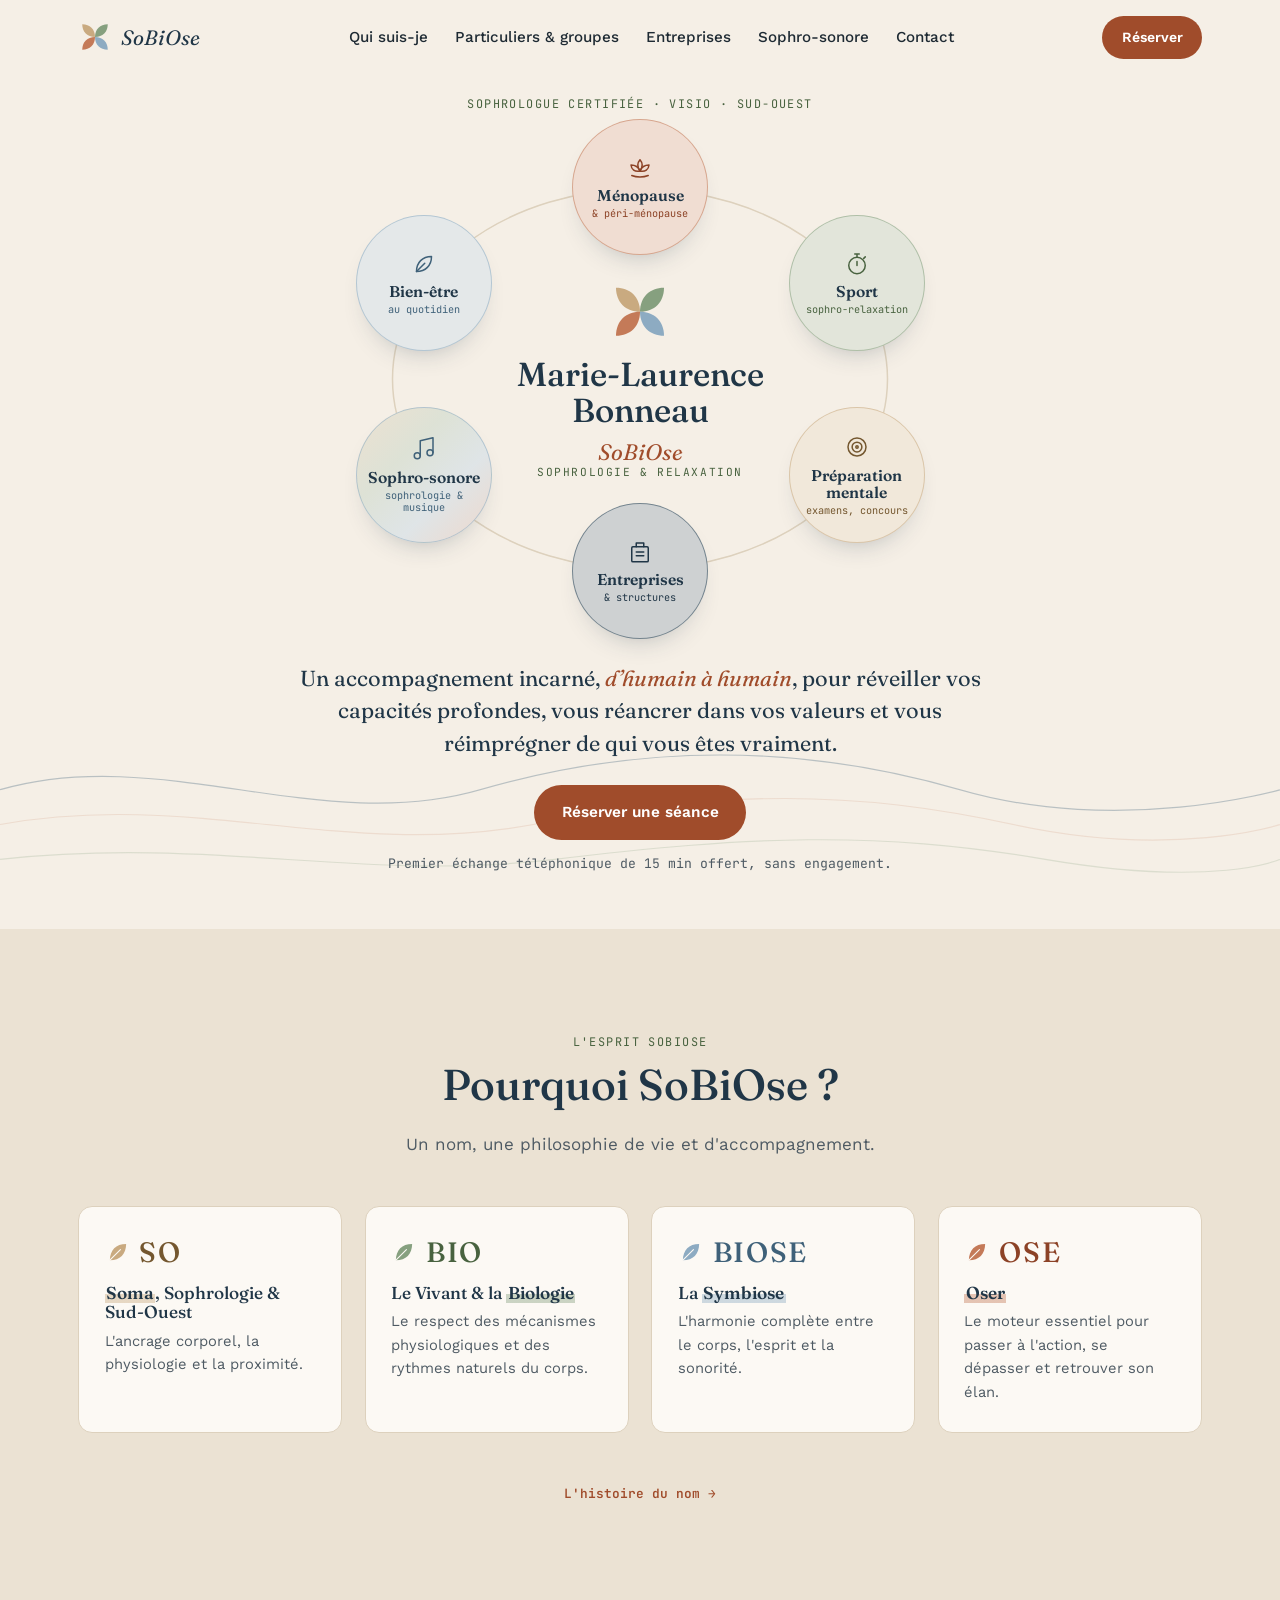
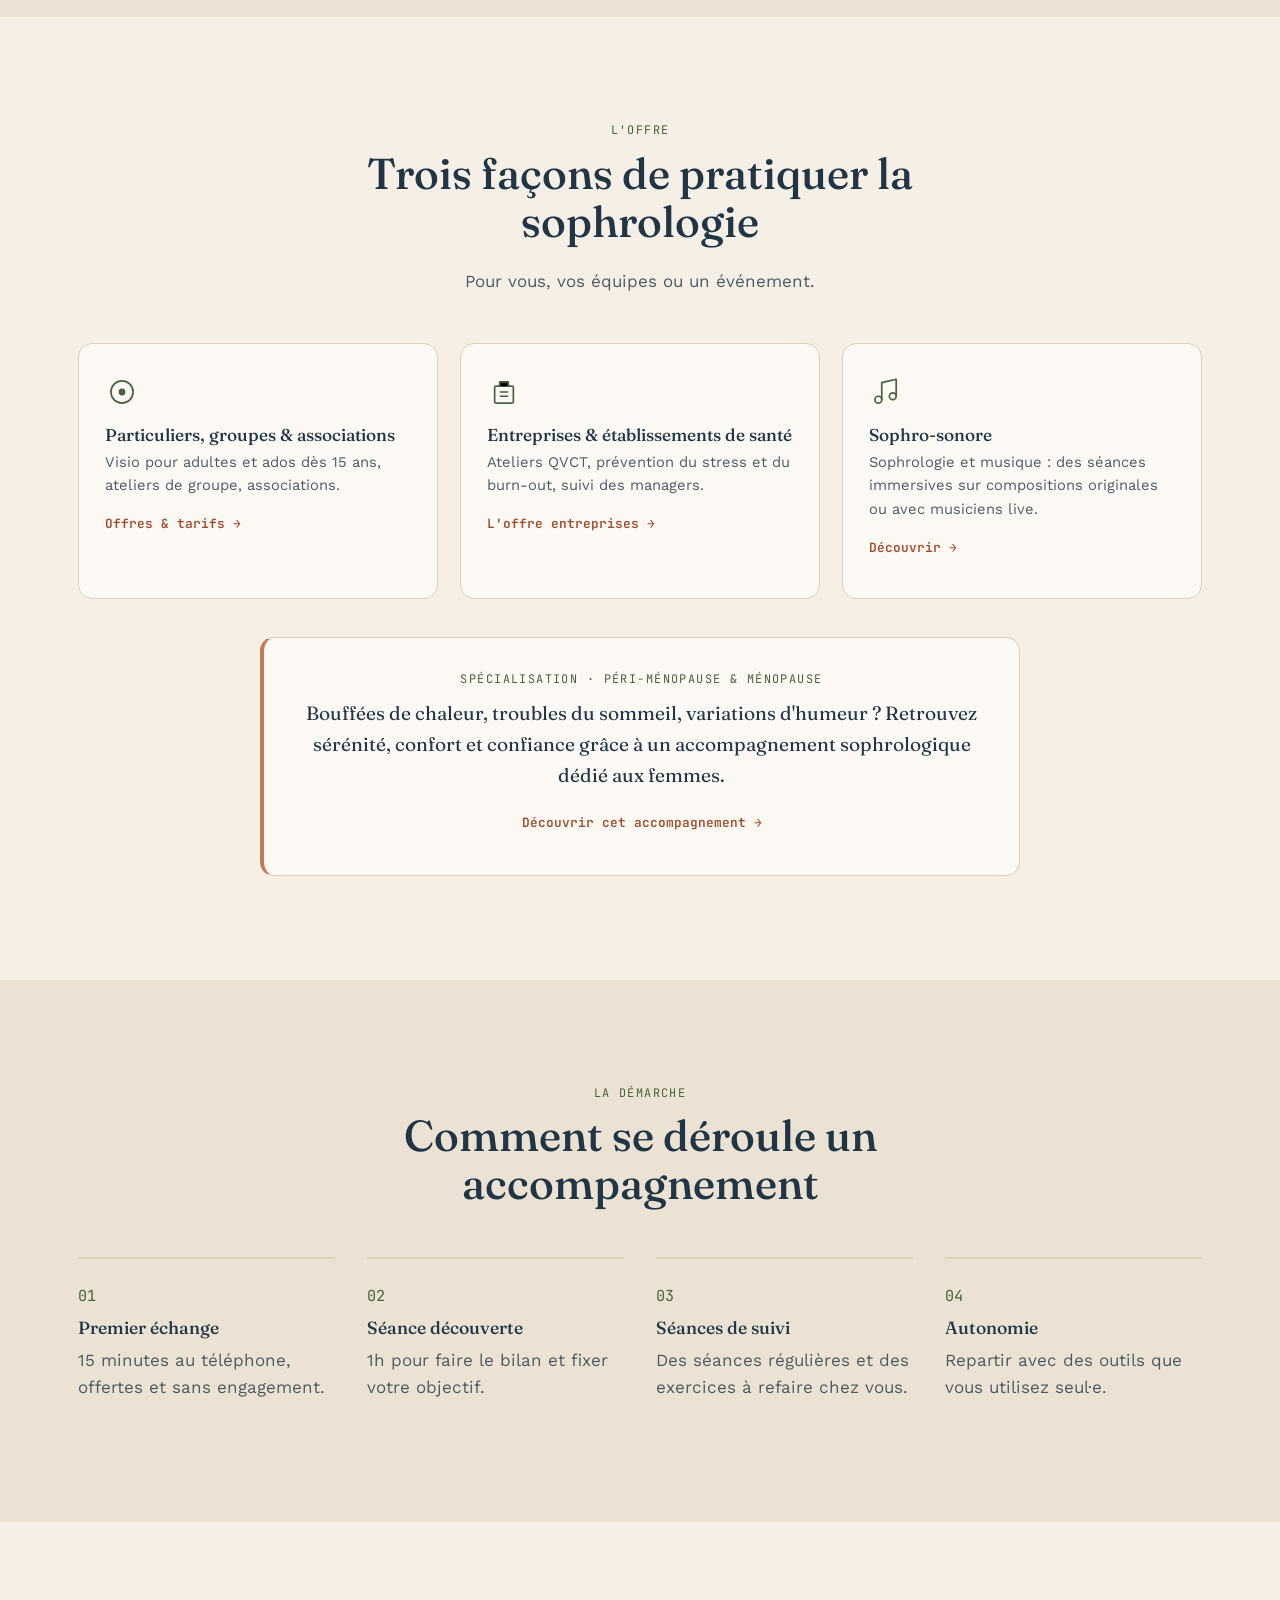
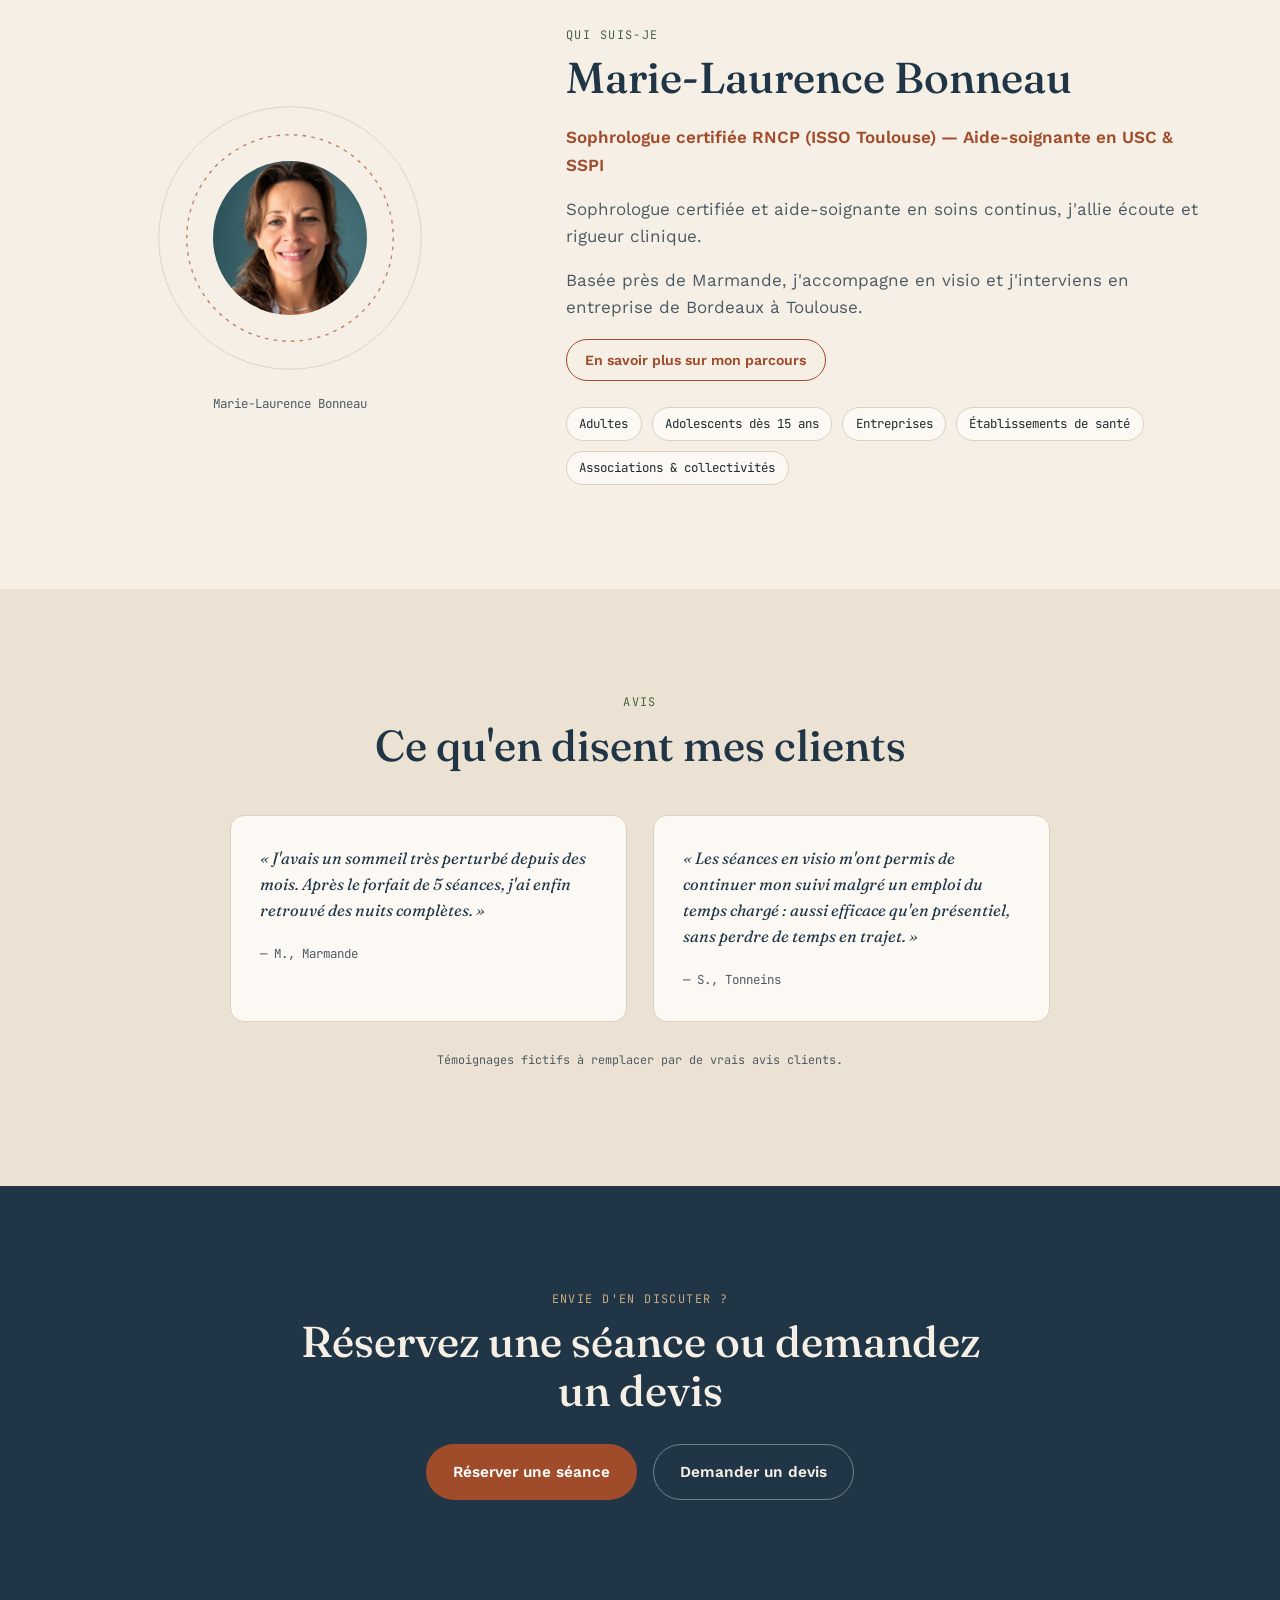
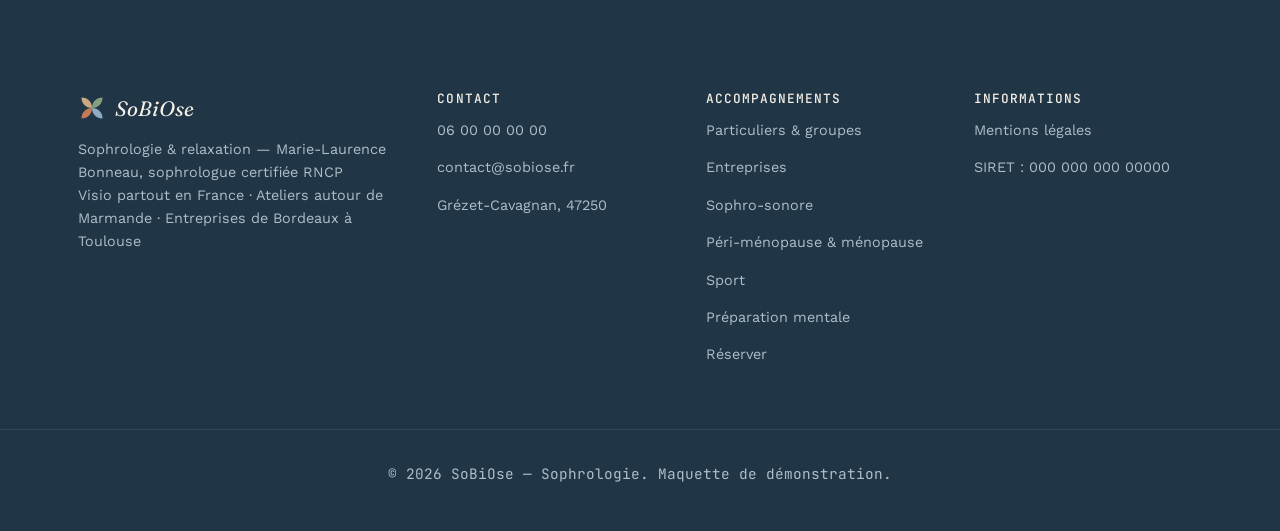
<file: index.html>
<!DOCTYPE html>
<html lang="fr">
<head>
<meta charset="UTF-8">
<meta name="viewport" content="width=device-width, initial-scale=1.0">
<title>SoBiOse — Sophrologue à Marmande, en visio et en entreprise</title>
<meta name="description" content="Marie-Laurence Bonneau, sophrologue certifiée RNCP et aide-soignante près de Marmande (47). Sophrologie et relaxation en visio, ateliers de groupe, interventions en entreprise de Bordeaux à Toulouse et séances de sophrologie musicale.">

<!-- ===================================================================
     Vraies informations de Marie-Laurence Bonneau déjà intégrées
     (bio, formation ISSO Toulouse, basée à Grézet-Cavagnan).
     Reste à personnaliser avant mise en ligne :
     - Adresse précise pour les séances de groupe (actuellement juste "Grézet-Cavagnan")
     - Téléphone, email et SIRET (encore des valeurs de test)
     - Remplacer le monogramme SVG "ML" par une vraie photo si souhaité
     - Les avis clients sont fictifs, à remplacer par de vrais témoignages
     - Le module de réservation est connecté à Supabase (voir js/config.js
       et le README pour finaliser le déploiement)
     - Le site est découpé en 5 pages (index / offres / reservation /
       a-propos / contact), header et footer sont dupliqués sur chacune.
     =================================================================== -->
<!-- SEO:START -->
<link rel="canonical" href="https://sobiose.fr/">
<meta property="og:url" content="https://sobiose.fr/">
<meta property="og:site_name" content="SoBiOse">
<meta property="og:image" content="https://sobiose.fr/images/marie-laurence.jpg">
<meta property="og:type" content="website">
<meta property="og:locale" content="fr_FR">
<meta property="og:title" content="SoBiOse — Sophrologue à Marmande, en visio et en entreprise">
<meta property="og:description" content="Marie-Laurence Bonneau, sophrologue certifiée RNCP et aide-soignante près de Marmande (47). Sophrologie et relaxation en visio, ateliers de groupe, interventions en entreprise de Bordeaux à Toulouse et séances de sophrologie musicale.">
<script type="application/ld+json">
{
 "@context": "https://schema.org",
 "@graph": [
  {
   "@type": "ProfessionalService",
   "@id": "https://sobiose.fr/#cabinet",
   "name": "SoBiOse",
   "alternateName": "SoBiOse — Marie-Laurence Bonneau, sophrologie & relaxation",
   "url": "https://sobiose.fr/",
   "sameAs": [
    "https://www.youtube.com/@marie-c9j7u"
   ],
   "description": "Sophrologie et relaxation en visio pour adultes et adolescents dès 15 ans, ateliers de groupe dans le Marmandais, interventions en entreprise et séances de sophrologie musicale.",
   "address": {
    "@type": "PostalAddress",
    "addressLocality": "Grézet-Cavagnan",
    "postalCode": "47250",
    "addressRegion": "Nouvelle-Aquitaine",
    "addressCountry": "FR"
   },
   "areaServed": [
    {
     "@type": "City",
     "name": "Marmande"
    },
    {
     "@type": "City",
     "name": "Tonneins"
    },
    {
     "@type": "City",
     "name": "Agen"
    },
    {
     "@type": "City",
     "name": "Bordeaux"
    },
    {
     "@type": "City",
     "name": "Toulouse"
    },
    {
     "@type": "AdministrativeArea",
     "name": "Lot-et-Garonne"
    },
    {
     "@type": "AdministrativeArea",
     "name": "Gironde"
    },
    {
     "@type": "AdministrativeArea",
     "name": "Haute-Garonne"
    },
    {
     "@type": "Country",
     "name": "France"
    }
   ],
   "founder": {
    "@id": "https://sobiose.fr/#marie-laurence-bonneau"
   },
   "priceRange": "€€",
   "knowsLanguage": "fr"
  },
  {
   "@type": "Person",
   "@id": "https://sobiose.fr/#marie-laurence-bonneau",
   "name": "Marie-Laurence Bonneau",
   "url": "https://sobiose.fr/a-propos.html",
   "worksFor": {
    "@id": "https://sobiose.fr/#cabinet"
   },
   "image": "https://sobiose.fr/images/marie-laurence.jpg",
   "jobTitle": "Sophrologue certifiée RNCP niveau 5",
   "hasOccupation": [
    {
     "@type": "Occupation",
     "name": "Sophrologue"
    },
    {
     "@type": "Occupation",
     "name": "Aide-soignante"
    }
   ],
   "alumniOf": {
    "@type": "EducationalOrganization",
    "name": "ISSO Toulouse"
   },
   "hasCredential": {
    "@type": "EducationalOccupationalCredential",
    "name": "Certification de sophrologue inscrite au RNCP (niveau 5)",
    "credentialCategory": "Certification professionnelle"
   },
   "knowsAbout": [
    "Sophrologie",
    "Relaxation",
    "Gestion du stress",
    "Qualité de vie et des conditions de travail",
    "Prévention des risques psychosociaux",
    "Sommeil",
    "Création sonore"
   ],
   "sameAs": [
    "https://www.youtube.com/@marie-c9j7u"
   ]
  }
 ]
}
</script>
<!-- SEO:END -->

<link rel="preconnect" href="https://fonts.googleapis.com">
<link rel="preconnect" href="https://fonts.gstatic.com" crossorigin>
<link href="https://fonts.googleapis.com/css2?family=Fraunces:ital,opsz,wght@0,9..144,400;0,9..144,500;0,9..144,600;1,9..144,400;1,9..144,500&family=Work+Sans:wght@400;500;600;700&family=JetBrains+Mono:wght@400;500&display=swap" rel="stylesheet">
<link rel="stylesheet" href="css/style.css">
<script>
/* Accueil immersif : dézoom d'ouverture, une fois par visite (jamais si les animations sont réduites) */
try { if (!sessionStorage.getItem('sb-intro') && !matchMedia('(prefers-reduced-motion: reduce)').matches) { sessionStorage.setItem('sb-intro', '1'); document.documentElement.classList.add('u-intro'); setTimeout(function () { document.documentElement.classList.remove('u-intro'); }, 2400); } } catch (e) {}
</script>
</head>
<body>

<a class="skip-link" href="#main">Aller au contenu</a>

<!-- ============================ HEADER ============================ -->
<header class="site-header" id="site-header">
  <div class="wrap header-inner">
    <a href="index.html" class="brand">
      <span class="brand-mark" aria-hidden="true">
        <svg viewBox="0 0 40 40" width="34" height="34">
          <path class="m-so" d="M20 20C20 11 26 5 35 5c0 9-6 15-15 15z" transform="rotate(270 20 20)"/><path class="m-bio" d="M20 20C20 11 26 5 35 5c0 9-6 15-15 15z"/><path class="m-biose" d="M20 20C20 11 26 5 35 5c0 9-6 15-15 15z" transform="rotate(90 20 20)"/><path class="m-ose" d="M20 20C20 11 26 5 35 5c0 9-6 15-15 15z" transform="rotate(180 20 20)"/>
        </svg>
      </span>
      <span class="brand-text">SoBiOse</span>
    </a>

    <nav class="main-nav" id="main-nav" aria-label="Navigation principale">
      <a href="a-propos.html">Qui suis-je</a>
      <a href="offres.html">Particuliers &amp; groupes</a>
      <a href="entreprises.html">Entreprises</a>
      <a href="sophrologie-musique.html">Sophro-sonore</a>
      <a href="contact.html">Contact</a>
    </nav>

    <div class="header-actions">
      <a href="reservation.html" class="btn btn-primary btn-small">Réserver</a>
      <button class="nav-toggle" id="nav-toggle" aria-expanded="false" aria-controls="main-nav" aria-label="Ouvrir le menu">
        <span></span><span></span><span></span>
      </button>
    </div>
  </div>
</header>

<main id="main">

<!-- ============================ HERO — ACCUEIL IMMERSIF ============================ -->
<!-- Les univers en fleur autour du logo : dézoom à l'ouverture, zoom au clic vers la page
     du thème, dézoom au retour (classe .u-intro posée dans le <head>, le reste dans site.js). -->
<section class="hero hero-universe" id="accueil">
  <div class="hero-waves" aria-hidden="true">
    <svg viewBox="0 0 1200 500" preserveAspectRatio="none">
      <path class="wave wave-1" d="M0 260 C 150 180, 300 340, 450 260 S 750 180, 900 260 S 1200 260, 1200 260" />
      <path class="wave wave-2" d="M0 320 C 180 260, 320 380, 500 320 S 800 260, 950 320 S 1200 320, 1200 320" />
      <path class="wave wave-3" d="M0 380 C 200 340, 340 420, 520 380 S 820 330, 980 380 S 1200 380, 1200 380" />
    </svg>
  </div>

  <div class="wrap u-wrap">
    <p class="eyebrow u-eyebrow">Sophrologue certifiée · Visio · <span class="nowrap">Sud-Ouest</span></p>

    <div class="u-stage">
      <svg class="u-orbit" viewBox="0 0 100 100" preserveAspectRatio="none" aria-hidden="true"><ellipse cx="50" cy="50" rx="49.5" ry="49.5"/></svg>

      <div class="u-center">
        <span class="u-logo" aria-hidden="true">
          <svg viewBox="0 0 40 40" width="64" height="64">
            <path class="m-so" d="M20 20C20 11 26 5 35 5c0 9-6 15-15 15z" transform="rotate(270 20 20)"/><path class="m-bio" d="M20 20C20 11 26 5 35 5c0 9-6 15-15 15z"/><path class="m-biose" d="M20 20C20 11 26 5 35 5c0 9-6 15-15 15z" transform="rotate(90 20 20)"/><path class="m-ose" d="M20 20C20 11 26 5 35 5c0 9-6 15-15 15z" transform="rotate(180 20 20)"/>
          </svg>
        </span>
        <h1 class="u-name"><span class="nowrap">Marie-Laurence</span> Bonneau
          <span class="u-company"><span class="u-brand">SoBiOse</span> Sophrologie &amp; relaxation</span></h1>
      </div>

      <nav class="u-nav" aria-label="Mes accompagnements">
        <ul class="u-list">
          <li class="u-item"><a class="u-bubble u-menopause" data-u="menopause" href="menopause.html"><span class="u-orb">
            <span class="u-icon" aria-hidden="true"><svg viewBox="0 0 40 40"><path d="M20 9c3.5 4 3.5 10 0 15-3.5-5-3.5-11 0-15z"/><path d="M20 24c-2-5-6.5-8-12-8 .5 6 5 9.5 12 8zM20 24c2-5 6.5-8 12-8-.5 6-5 9.5-12 8z"/><path d="M9 30c4 1.6 7.5 2 11 2s7-.4 11-2"/></svg></span>
            <span class="u-label">Ménopause</span><span class="u-sub">&amp; péri-ménopause</span>
          </span></a></li>
          <li class="u-item"><a class="u-bubble u-sport" data-u="sport" href="sport.html"><span class="u-orb">
            <span class="u-icon" aria-hidden="true"><svg viewBox="0 0 40 40"><circle cx="20" cy="22" r="11"/><path d="M20 22v-5.5M17 6.5h6M20 6.5v4.5M29 12.5l2-2"/></svg></span>
            <span class="u-label">Sport</span><span class="u-sub">sophro-relaxation</span>
          </span></a></li>
          <li class="u-item"><a class="u-bubble u-prepa" data-u="prepa" href="preparation-mentale.html"><span class="u-orb">
            <span class="u-icon" aria-hidden="true"><svg viewBox="0 0 40 40"><circle cx="20" cy="20" r="12"/><circle cx="20" cy="20" r="6.5"/><circle cx="20" cy="20" r="1.6"/></svg></span>
            <span class="u-label">Préparation mentale</span><span class="u-sub">examens, concours</span>
          </span></a></li>
          <li class="u-item"><a class="u-bubble u-entreprises" data-u="entreprises" href="entreprises.html"><span class="u-orb">
            <span class="u-icon" aria-hidden="true"><svg viewBox="0 0 40 40"><rect x="9" y="13" width="22" height="20" rx="1.5"/><path d="M15 13V8h10v5M15 20h10M15 25h10"/></svg></span>
            <span class="u-label">Entreprises</span><span class="u-sub">&amp; structures</span>
          </span></a></li>
          <li class="u-item"><a class="u-bubble u-sonore" data-u="sonore" href="sophrologie-musique.html"><span class="u-orb">
            <span class="u-icon" aria-hidden="true"><svg viewBox="0 0 40 40"><path d="M15 29V9l17-4v20"/><circle cx="11" cy="29" r="4"/><circle cx="28" cy="25" r="4"/></svg></span>
            <span class="u-label">Sophro-sonore</span><span class="u-sub">sophrologie &amp; musique</span>
          </span></a></li>
          <li class="u-item"><a class="u-bubble u-quotidien" data-u="quotidien" href="offres.html"><span class="u-orb">
            <span class="u-icon" aria-hidden="true"><svg viewBox="0 0 40 40"><path d="M10 30C10 18 18 10 30 10c0 12-8 20-20 20z"/><path d="M10 30l11-11"/></svg></span>
            <span class="u-label">Bien-être</span><span class="u-sub">au quotidien</span>
          </span></a></li>
        </ul>
      </nav>
    </div>

    <p class="u-phrase">Un accompagnement incarné, <em>d’humain à humain</em>, pour réveiller vos capacités profondes, vous réancrer dans vos valeurs et vous réimprégner de qui vous êtes vraiment.</p>

    <div class="u-cta">
      <a href="reservation.html" class="btn btn-primary">Réserver une séance</a>
      <p class="hero-note">Premier échange téléphonique de 15 min offert, sans engagement.</p>
    </div>
  </div>
</section>

<!-- ============================ POURQUOI SOBIOSE ============================ -->
<section class="section section-alt" id="esprit">
  <div class="wrap">
    <p class="eyebrow reveal center">L'esprit SoBiOse</p>
    <h2 class="section-title reveal center">Pourquoi SoBiOse ?</h2>
    <p class="section-lead reveal center">Un nom, une philosophie de vie et d'accompagnement.</p>

    <ul class="sobiose-grid reveal">
      <li class="sobiose-item tone-so">
        <p class="sobiose-syl"><svg class="leaf" viewBox="0 0 32 32" aria-hidden="true"><path d="M6 26C6 13.5 13.5 6 26 6c0 12.5-7.5 20-20 20z" fill="currentColor"/><path d="M6 26L19 13" stroke="#FCF9F4" stroke-width="1.4" stroke-linecap="round"/></svg>SO</p>
        <h3><strong class="kw">Soma</strong>, Sophrologie &amp; <span class="nowrap">Sud-Ouest</span></h3>
        <p>L'ancrage corporel, la physiologie et la proximité.</p>
      </li>
      <li class="sobiose-item tone-bio">
        <p class="sobiose-syl"><svg class="leaf" viewBox="0 0 32 32" aria-hidden="true"><path d="M6 26C6 13.5 13.5 6 26 6c0 12.5-7.5 20-20 20z" fill="currentColor"/><path d="M6 26L19 13" stroke="#FCF9F4" stroke-width="1.4" stroke-linecap="round"/></svg>BIO</p>
        <h3>Le Vivant &amp; la <strong class="kw">Biologie</strong></h3>
        <p>Le respect des mécanismes physiologiques et des rythmes naturels du corps.</p>
      </li>
      <li class="sobiose-item tone-biose">
        <p class="sobiose-syl"><svg class="leaf" viewBox="0 0 32 32" aria-hidden="true"><path d="M6 26C6 13.5 13.5 6 26 6c0 12.5-7.5 20-20 20z" fill="currentColor"/><path d="M6 26L19 13" stroke="#FCF9F4" stroke-width="1.4" stroke-linecap="round"/></svg>BIOSE</p>
        <h3>La <strong class="kw">Symbiose</strong></h3>
        <p>L'harmonie complète entre le corps, l'esprit et la sonorité.</p>
      </li>
      <li class="sobiose-item tone-ose">
        <p class="sobiose-syl"><svg class="leaf" viewBox="0 0 32 32" aria-hidden="true"><path d="M6 26C6 13.5 13.5 6 26 6c0 12.5-7.5 20-20 20z" fill="currentColor"/><path d="M6 26L19 13" stroke="#FCF9F4" stroke-width="1.4" stroke-linecap="round"/></svg>OSE</p>
        <h3><strong class="kw">Oser</strong></h3>
        <p>Le moteur essentiel pour passer à l'action, se dépasser et retrouver son élan.</p>
      </li>
    </ul>
    <p class="sobiose-more reveal"><a href="a-propos.html#nom" class="pillar-link">L'histoire du nom →</a></p>
  </div>
</section>

<!-- ============================ PILIERS DE L'OFFRE ============================ -->
<section class="section" id="piliers">
  <div class="wrap">
    <p class="eyebrow reveal center">L'offre</p>
    <h2 class="section-title reveal center">Trois façons de pratiquer la sophrologie</h2>
    <p class="section-lead reveal center">Pour vous, vos équipes ou un événement.</p>

    <div class="cards-grid pillars-grid reveal">
      <article class="p-card">
        <span class="p-icon" aria-hidden="true">
          <svg viewBox="0 0 40 40"><circle cx="20" cy="20" r="13" fill="none" stroke="currentColor" stroke-width="2"/><circle cx="20" cy="20" r="4" fill="currentColor"/></svg>
        </span>
        <h3>Particuliers, groupes &amp; associations</h3>
        <p>Visio pour adultes et ados dès 15&nbsp;ans, ateliers de groupe, associations.</p>
        <a href="offres.html" class="pillar-link">Offres &amp; tarifs →</a>
      </article>

      <article class="p-card">
        <span class="p-icon" aria-hidden="true">
          <svg viewBox="0 0 40 40"><rect x="9" y="13" width="22" height="20" rx="1.5" fill="none" stroke="currentColor" stroke-width="2"/><path d="M15 13V8h10v5" stroke="currentColor" stroke-width="2"/><path d="M15 20h10M15 25h10" stroke="currentColor" stroke-width="1.6"/></svg>
        </span>
        <h3>Entreprises &amp; établissements de santé</h3>
        <p>Ateliers QVCT, prévention du stress et du burn-out, suivi des managers.</p>
        <a href="entreprises.html" class="pillar-link">L'offre entreprises →</a>
      </article>

      <article class="p-card">
        <span class="p-icon" aria-hidden="true">
          <svg viewBox="0 0 40 40"><path d="M15 29V9l17-4v20" fill="none" stroke="currentColor" stroke-width="2" stroke-linejoin="round"/><circle cx="11" cy="29" r="4" fill="none" stroke="currentColor" stroke-width="2"/><circle cx="28" cy="25" r="4" fill="none" stroke="currentColor" stroke-width="2"/></svg>
        </span>
        <h3>Sophro-sonore</h3>
        <p>Sophrologie et musique : des séances immersives sur compositions originales ou avec musiciens live.</p>
        <a href="sophrologie-musique.html" class="pillar-link">Découvrir →</a>
      </article>
    </div>

    <a href="menopause.html" class="spotlight reveal" id="menopause">
      <p class="eyebrow">Spécialisation · Péri-ménopause &amp; ménopause</p>
      <p class="spotlight-text">Bouffées de chaleur, troubles du sommeil, variations d'humeur&nbsp;? Retrouvez sérénité, confort et confiance grâce à un accompagnement sophrologique dédié aux femmes.</p>
      <span class="pillar-link">Découvrir cet accompagnement →</span>
    </a>
  </div>
</section>

<!-- ============================ DÉROULÉ ============================ -->
<section class="section section-alt" id="deroule">
  <div class="wrap">
    <p class="eyebrow reveal center">La démarche</p>
    <h2 class="section-title reveal center">Comment se déroule un accompagnement</h2>

    <ol class="steps">
      <li class="step reveal">
        <span class="step-num">01</span>
        <div class="step-content">
          <h3>Premier échange</h3>
          <p>15 minutes au téléphone, offertes et sans engagement.</p>
        </div>
      </li>
      <li class="step reveal">
        <span class="step-num">02</span>
        <div class="step-content">
          <h3>Séance découverte</h3>
          <p>1h pour faire le bilan et fixer votre objectif.</p>
        </div>
      </li>
      <li class="step reveal">
        <span class="step-num">03</span>
        <div class="step-content">
          <h3>Séances de suivi</h3>
          <p>Des séances régulières et des exercices à refaire chez vous.</p>
        </div>
      </li>
      <li class="step reveal">
        <span class="step-num">04</span>
        <div class="step-content">
          <h3>Autonomie</h3>
          <p>Repartir avec des outils que vous utilisez seul·e.</p>
        </div>
      </li>
    </ol>
  </div>
</section>

<!-- ============================ QUI SUIS-JE (résumé) ============================ -->
<section class="section" id="qui-suis-je">
  <div class="wrap about-grid">
    <div class="about-visual reveal">
      <div class="portrait-frame">
        <svg viewBox="0 0 320 320" class="portrait-rings" aria-hidden="true">
          <circle cx="160" cy="160" r="150" class="p-ring-1"/>
          <circle cx="160" cy="160" r="118" class="p-ring-2"/>
        </svg>
        <img src="images/marie-laurence.jpg" alt="Portrait de Marie-Laurence Bonneau, sophrologue SoBiOse" width="640" height="640"
             class="portrait-photo"
             onerror="this.style.display='none'; this.nextElementSibling.style.display='flex';">
        <div class="portrait-fallback" aria-hidden="true"><span>ML</span></div>
      </div>
      <span class="about-caption">Marie-Laurence Bonneau</span>
    </div>

    <div class="about-content reveal">
      <p class="eyebrow">Qui suis-je</p>
      <h2>Marie-Laurence Bonneau</h2>
      <p class="about-role">Sophrologue certifiée RNCP (ISSO Toulouse) — Aide-soignante en USC &amp; SSPI</p>

      <p>Sophrologue certifiée et aide-soignante en soins continus, j'allie écoute et rigueur clinique.</p>
      <p>Basée près de Marmande, j'accompagne en visio et j'interviens en entreprise de Bordeaux à Toulouse.</p>

      <a href="a-propos.html" class="btn btn-outline btn-small">En savoir plus sur mon parcours</a>

      <ul class="about-tags">
        <li>Adultes</li>
        <li>Adolescents dès 15 ans</li>
        <li>Entreprises</li>
        <li>Établissements de santé</li>
        <li>Associations &amp; collectivités</li>
      </ul>
    </div>
  </div>
</section>

<!-- ============================ AVIS ============================ -->
<section class="section section-alt" id="avis">
  <div class="wrap">
    <p class="eyebrow reveal center">Avis</p>
    <h2 class="section-title reveal center">Ce qu'en disent mes clients</h2>

    <div class="testi-carousel reveal">
      <div class="testi-track" tabindex="0" aria-label="Avis clients, faire défiler horizontalement">
      <blockquote class="testi-card">
        <p>« J'avais un sommeil très perturbé depuis des mois. Après le forfait
        de 5 séances, j'ai enfin retrouvé des nuits complètes. »</p>
        <cite>— M., Marmande</cite>
      </blockquote>
      <blockquote class="testi-card">
        <p>« Les séances en visio m'ont permis de continuer mon suivi malgré un
        emploi du temps chargé : aussi efficace qu'en présentiel, sans perdre
        de temps en trajet. »</p>
        <cite>— S., Tonneins</cite>
      </blockquote>
      </div>
      <div class="testi-dots" aria-hidden="true"></div>
    </div>

    <p class="testi-disclaimer">Témoignages fictifs à remplacer par de vrais avis clients.</p>
  </div>
</section>

<!-- ============================ CTA FINAL ============================ -->
<section class="section section-booking" id="cta-final">
  <div class="wrap center">
    <p class="eyebrow">Envie d'en discuter ?</p>
    <h2 class="section-title">Réservez une séance ou demandez un devis</h2>
    <div class="hero-cta hero-cta-center">
      <a href="reservation.html" class="btn btn-primary">Réserver une séance</a>
      <a href="contact.html#devis" class="btn btn-ghost btn-ghost-light">Demander un devis</a>
    </div>
  </div>
</section>

</main>

<!-- ============================ FOOTER ============================ -->
<footer class="site-footer">
  <div class="wrap footer-inner">
    <div>
      <a href="index.html" class="brand brand-footer">
        <span class="brand-mark" aria-hidden="true">
          <svg viewBox="0 0 40 40" width="28" height="28">
            <path class="m-so" d="M20 20C20 11 26 5 35 5c0 9-6 15-15 15z" transform="rotate(270 20 20)"/><path class="m-bio" d="M20 20C20 11 26 5 35 5c0 9-6 15-15 15z"/><path class="m-biose" d="M20 20C20 11 26 5 35 5c0 9-6 15-15 15z" transform="rotate(90 20 20)"/><path class="m-ose" d="M20 20C20 11 26 5 35 5c0 9-6 15-15 15z" transform="rotate(180 20 20)"/>
          </svg>
        </span>
        <span class="brand-text">SoBiOse</span>
      </a>
      <p>Sophrologie &amp; relaxation — Marie-Laurence Bonneau, sophrologue certifiée RNCP<br>Visio partout en France · Ateliers autour de Marmande · Entreprises de Bordeaux à Toulouse</p>
    </div>

    <div>
      <h4>Contact</h4>
      <p><a href="tel:+33600000000">06 00 00 00 00</a></p>
      <p><a href="mailto:contact@sobiose.fr">contact@sobiose.fr</a></p>
      <p>Grézet-Cavagnan, 47250</p>
    </div>

    <div>
      <h4>Accompagnements</h4>
      <p><a href="offres.html">Particuliers &amp; groupes</a></p>
      <p><a href="entreprises.html">Entreprises</a></p>
      <p><a href="sophrologie-musique.html">Sophro-sonore</a></p>
      <p><a href="menopause.html">Péri-ménopause &amp; ménopause</a></p>
      <p><a href="sport.html">Sport</a></p>
      <p><a href="preparation-mentale.html">Préparation mentale</a></p>
      <p><a href="reservation.html">Réserver</a></p>
    </div>

    <div>
      <h4>Informations</h4>
      <p><a href="#">Mentions légales</a></p>
      <p>SIRET : 000 000 000 00000</p>
    </div>
  </div>
  <p class="footer-copy">© 2026 SoBiOse — Sophrologie. Maquette de démonstration.</p>
</footer>

<script src="js/site.js"></script>
</body>
</html>
</file>
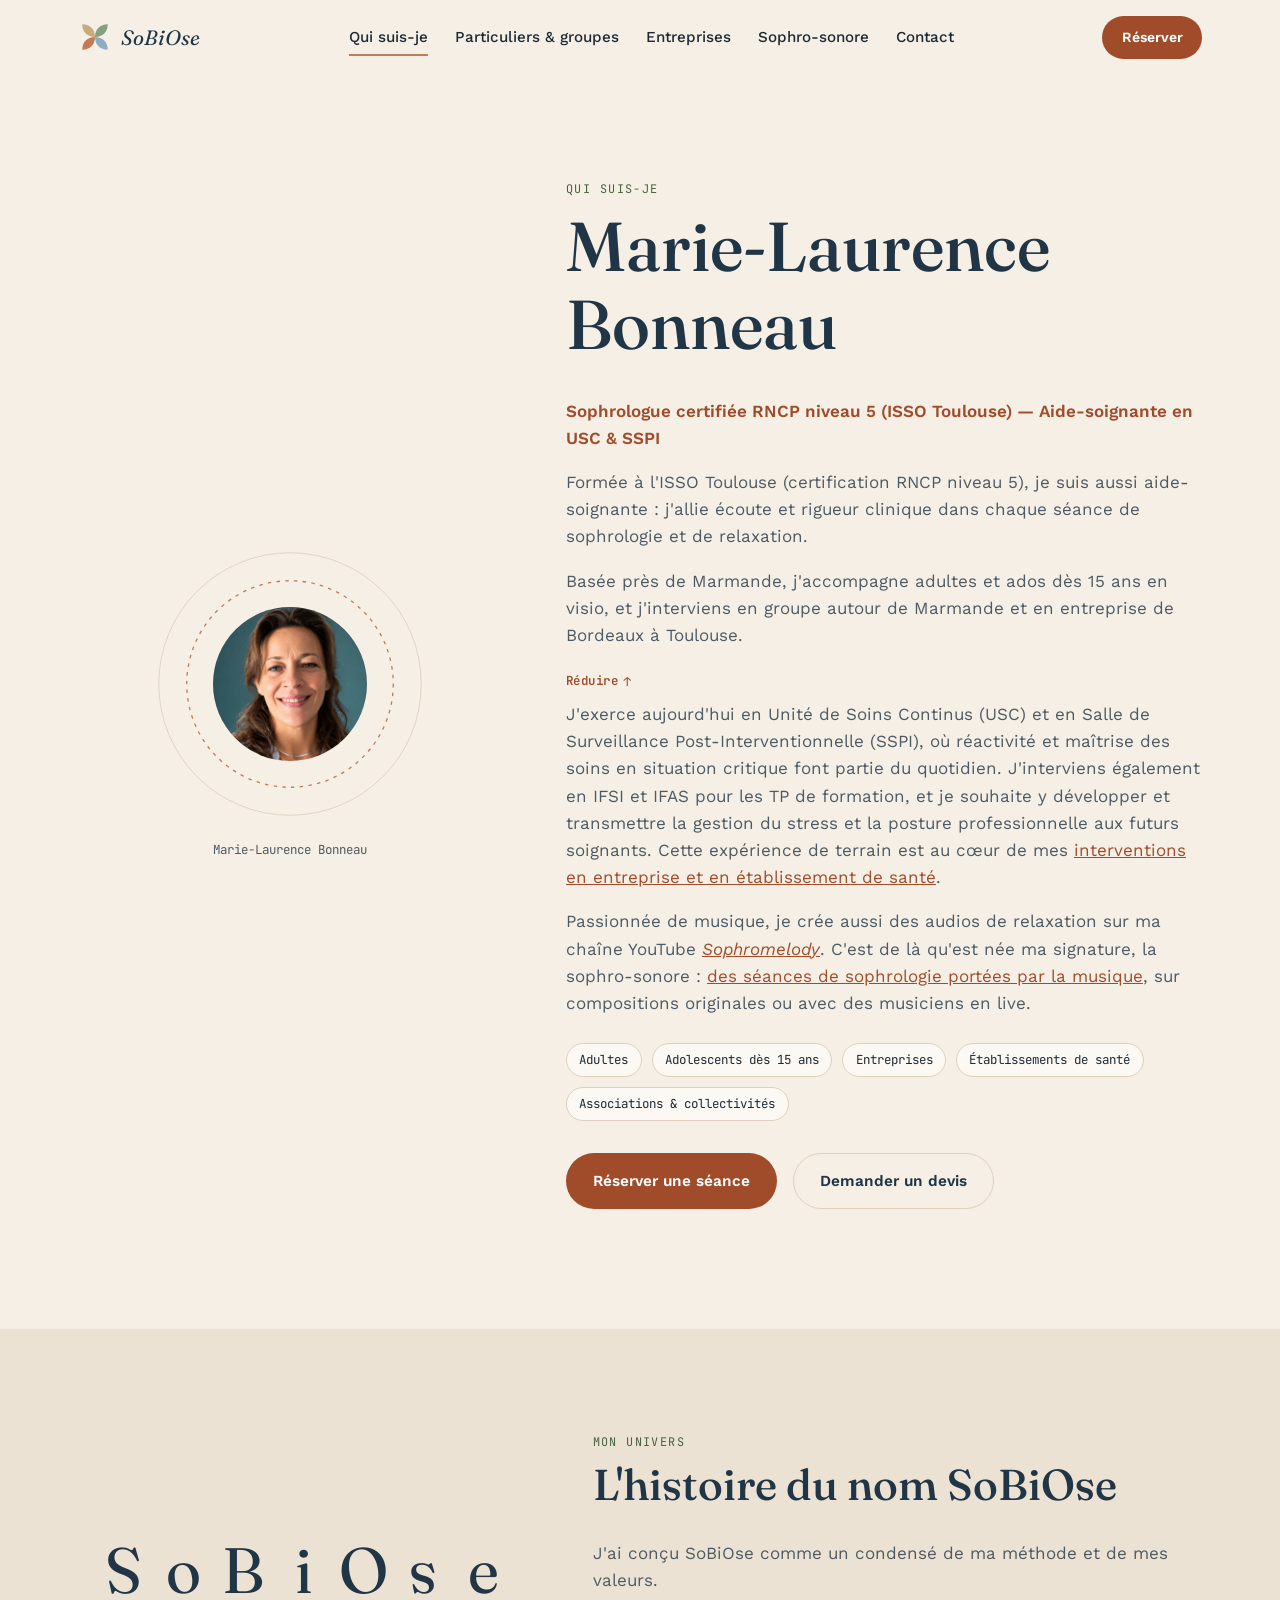
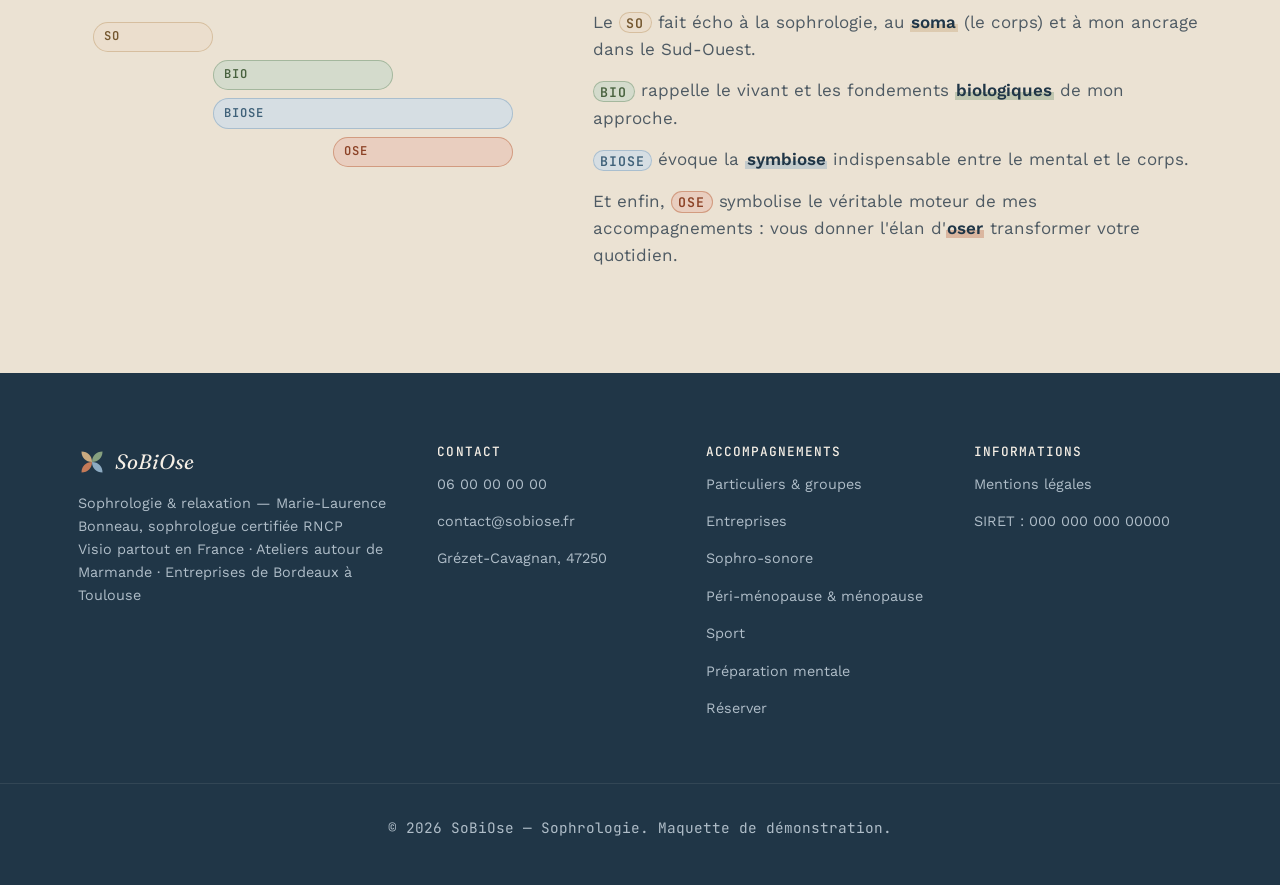
<file: a-propos.html>
<!DOCTYPE html>
<html lang="fr">
<head>
<meta charset="UTF-8">
<meta name="viewport" content="width=device-width, initial-scale=1.0">
<title>Marie-Laurence Bonneau, sophrologue RNCP et aide-soignante | SoBiOse</title>
<meta name="description" content="Marie-Laurence Bonneau, sophrologue certifiée RNCP niveau 5 (ISSO Toulouse) et aide-soignante en soins continus, basée à Grézet-Cavagnan près de Marmande. Sophrologie, relaxation et création sonore.">
<!-- SEO:START -->
<link rel="canonical" href="https://sobiose.fr/a-propos.html">
<meta property="og:url" content="https://sobiose.fr/a-propos.html">
<meta property="og:site_name" content="SoBiOse">
<meta property="og:image" content="https://sobiose.fr/images/marie-laurence.jpg">
<meta property="og:type" content="website">
<meta property="og:locale" content="fr_FR">
<meta property="og:title" content="Marie-Laurence Bonneau, sophrologue RNCP et aide-soignante | SoBiOse">
<meta property="og:description" content="Marie-Laurence Bonneau, sophrologue certifiée RNCP niveau 5 (ISSO Toulouse) et aide-soignante en soins continus, basée à Grézet-Cavagnan près de Marmande. Sophrologie, relaxation et création sonore.">
<script type="application/ld+json">
{
 "@context": "https://schema.org",
 "@graph": [
  {
   "@type": "Person",
   "@id": "https://sobiose.fr/#marie-laurence-bonneau",
   "name": "Marie-Laurence Bonneau",
   "url": "https://sobiose.fr/a-propos.html",
   "worksFor": {
    "@id": "https://sobiose.fr/#cabinet"
   },
   "image": "https://sobiose.fr/images/marie-laurence.jpg",
   "jobTitle": "Sophrologue certifiée RNCP niveau 5",
   "hasOccupation": [
    {
     "@type": "Occupation",
     "name": "Sophrologue"
    },
    {
     "@type": "Occupation",
     "name": "Aide-soignante"
    }
   ],
   "alumniOf": {
    "@type": "EducationalOrganization",
    "name": "ISSO Toulouse"
   },
   "hasCredential": {
    "@type": "EducationalOccupationalCredential",
    "name": "Certification de sophrologue inscrite au RNCP (niveau 5)",
    "credentialCategory": "Certification professionnelle"
   },
   "knowsAbout": [
    "Sophrologie",
    "Relaxation",
    "Gestion du stress",
    "Qualité de vie et des conditions de travail",
    "Prévention des risques psychosociaux",
    "Sommeil",
    "Création sonore"
   ],
   "sameAs": [
    "https://www.youtube.com/@marie-c9j7u"
   ]
  },
  {
   "@type": "ProfessionalService",
   "@id": "https://sobiose.fr/#cabinet",
   "name": "SoBiOse",
   "alternateName": "SoBiOse — Marie-Laurence Bonneau, sophrologie & relaxation",
   "url": "https://sobiose.fr/",
   "sameAs": [
    "https://www.youtube.com/@marie-c9j7u"
   ],
   "description": "Sophrologie et relaxation en visio pour adultes et adolescents dès 15 ans, ateliers de groupe dans le Marmandais, interventions en entreprise et séances de sophrologie musicale.",
   "address": {
    "@type": "PostalAddress",
    "addressLocality": "Grézet-Cavagnan",
    "postalCode": "47250",
    "addressRegion": "Nouvelle-Aquitaine",
    "addressCountry": "FR"
   },
   "areaServed": [
    {
     "@type": "City",
     "name": "Marmande"
    },
    {
     "@type": "City",
     "name": "Tonneins"
    },
    {
     "@type": "City",
     "name": "Agen"
    },
    {
     "@type": "City",
     "name": "Bordeaux"
    },
    {
     "@type": "City",
     "name": "Toulouse"
    },
    {
     "@type": "AdministrativeArea",
     "name": "Lot-et-Garonne"
    },
    {
     "@type": "AdministrativeArea",
     "name": "Gironde"
    },
    {
     "@type": "AdministrativeArea",
     "name": "Haute-Garonne"
    },
    {
     "@type": "Country",
     "name": "France"
    }
   ],
   "founder": {
    "@id": "https://sobiose.fr/#marie-laurence-bonneau"
   },
   "priceRange": "€€",
   "knowsLanguage": "fr"
  }
 ]
}
</script>
<!-- SEO:END -->

<link rel="preconnect" href="https://fonts.googleapis.com">
<link rel="preconnect" href="https://fonts.gstatic.com" crossorigin>
<link href="https://fonts.googleapis.com/css2?family=Fraunces:ital,opsz,wght@0,9..144,400;0,9..144,500;0,9..144,600;1,9..144,400;1,9..144,500&family=Work+Sans:wght@400;500;600;700&family=JetBrains+Mono:wght@400;500&display=swap" rel="stylesheet">
<link rel="stylesheet" href="css/style.css">
</head>
<body>

<a class="skip-link" href="#main">Aller au contenu</a>

<!-- ============================ HEADER ============================ -->
<header class="site-header" id="site-header">
  <div class="wrap header-inner">
    <a href="index.html" class="brand">
      <span class="brand-mark" aria-hidden="true">
        <svg viewBox="0 0 40 40" width="34" height="34">
          <path class="m-so" d="M20 20C20 11 26 5 35 5c0 9-6 15-15 15z" transform="rotate(270 20 20)"/><path class="m-bio" d="M20 20C20 11 26 5 35 5c0 9-6 15-15 15z"/><path class="m-biose" d="M20 20C20 11 26 5 35 5c0 9-6 15-15 15z" transform="rotate(90 20 20)"/><path class="m-ose" d="M20 20C20 11 26 5 35 5c0 9-6 15-15 15z" transform="rotate(180 20 20)"/>
        </svg>
      </span>
      <span class="brand-text">SoBiOse</span>
    </a>

    <nav class="main-nav" id="main-nav" aria-label="Navigation principale">
      <a href="a-propos.html" aria-current="page">Qui suis-je</a>
      <a href="offres.html">Particuliers &amp; groupes</a>
      <a href="entreprises.html">Entreprises</a>
      <a href="sophrologie-musique.html">Sophro-sonore</a>
      <a href="contact.html">Contact</a>
    </nav>

    <div class="header-actions">
      <a href="reservation.html" class="btn btn-primary btn-small">Réserver</a>
      <button class="nav-toggle" id="nav-toggle" aria-expanded="false" aria-controls="main-nav" aria-label="Ouvrir le menu">
        <span></span><span></span><span></span>
      </button>
    </div>
  </div>
</header>

<main id="main">

<!-- ============================ QUI SUIS-JE ============================ -->
<section class="section" id="qui-suis-je">
  <div class="wrap about-grid">
    <div class="about-visual reveal">
      <div class="portrait-frame">
        <svg viewBox="0 0 320 320" class="portrait-rings" aria-hidden="true">
          <circle cx="160" cy="160" r="150" class="p-ring-1"/>
          <circle cx="160" cy="160" r="118" class="p-ring-2"/>
        </svg>
        <img src="images/marie-laurence.jpg" alt="Portrait de Marie-Laurence Bonneau, sophrologue SoBiOse" width="640" height="640"
             class="portrait-photo"
             onerror="this.style.display='none'; this.nextElementSibling.style.display='flex';">
        <div class="portrait-fallback" aria-hidden="true"><span>ML</span></div>
      </div>
      <span class="about-caption">Marie-Laurence Bonneau</span>
    </div>

    <div class="about-content reveal">
      <p class="eyebrow">Qui suis-je</p>
      <h1>Marie-Laurence Bonneau</h1>
      <p class="about-role">Sophrologue certifiée RNCP niveau 5 (ISSO Toulouse) — Aide-soignante en USC &amp; SSPI</p>

      <p>Formée à l'ISSO Toulouse (certification RNCP niveau 5), je suis aussi aide-soignante : j'allie écoute et rigueur clinique dans chaque séance de sophrologie et de relaxation.</p>
      <p>Basée près de Marmande, j'accompagne adultes et ados dès 15&nbsp;ans en visio, et j'interviens en groupe autour de Marmande et en entreprise de Bordeaux à Toulouse.</p>

      <details class="about-more" open>
        <summary>
          <span class="about-more-label">Lire la suite</span>
          <span class="about-more-label-open">Réduire</span>
          <span class="about-more-arrow" aria-hidden="true">↓</span>
        </summary>
        <p>
          J'exerce aujourd'hui en Unité de Soins Continus (USC) et en Salle de Surveillance
          Post-Interventionnelle (SSPI), où réactivité et maîtrise des soins en situation
          critique font partie du quotidien. J'interviens également en IFSI et IFAS pour les
          TP de formation, et je souhaite y développer et transmettre la gestion du stress et
          la posture professionnelle aux futurs soignants.
          Cette expérience de terrain est au cœur de mes
          <a href="entreprises.html">interventions en entreprise et en établissement de santé</a>.
        </p>
        <p>
          Passionnée de musique, je crée aussi des audios de relaxation sur ma chaîne YouTube
          <a href="https://www.youtube.com/@marie-c9j7u" target="_blank" rel="noopener"><em>Sophromelody</em></a>. C'est de là qu'est née ma signature, la sophro-sonore :
          <a href="sophrologie-musique.html">des séances de sophrologie portées par la musique</a>,
          sur compositions originales ou avec des musiciens en live.
        </p>
      </details>

      <ul class="about-tags">
        <li>Adultes</li>
        <li>Adolescents dès 15 ans</li>
        <li>Entreprises</li>
        <li>Établissements de santé</li>
        <li>Associations &amp; collectivités</li>
      </ul>

      <div class="hero-cta" style="margin-top:2rem;">
        <a href="reservation.html" class="btn btn-primary">Réserver une séance</a>
        <a href="contact.html#devis" class="btn btn-ghost">Demander un devis</a>
      </div>
    </div>
  </div>
</section>

<!-- ============================ L'HISTOIRE DU NOM ============================ -->
<section class="section section-alt" id="nom">
  <div class="wrap name-story">
    <div class="name-word reveal" aria-hidden="true">
      <span class="nw-letter">S</span><span class="nw-letter">o</span><span class="nw-letter">B</span><span class="nw-letter">i</span><span class="nw-letter">O</span><span class="nw-letter">s</span><span class="nw-letter">e</span>
      <span class="nw-bar tone-so">SO</span>
      <span class="nw-bar tone-bio">BIO</span>
      <span class="nw-bar tone-biose">BIOSE</span>
      <span class="nw-bar tone-ose">OSE</span>
    </div>

    <div class="name-text reveal">
      <p class="eyebrow">Mon univers</p>
      <h2>L'histoire du nom SoBiOse</h2>
      <div class="name-lines">
        <p>J'ai conçu SoBiOse comme un condensé de ma méthode et de mes valeurs.</p>
        <p class="tone-so">Le <span class="syl">SO</span> fait écho à la sophrologie, au <strong class="kw">soma</strong> (le corps) et à mon ancrage dans le <span class="nowrap">Sud-Ouest</span>.</p>
        <p class="tone-bio"><span class="syl">BIO</span> rappelle le vivant et les fondements <strong class="kw">biologiques</strong> de mon approche.</p>
        <p class="tone-biose"><span class="syl">BIOSE</span> évoque la <strong class="kw">symbiose</strong> indispensable entre le mental et le corps.</p>
        <p class="tone-ose">Et enfin, <span class="syl">OSE</span> symbolise le véritable moteur de mes accompagnements&nbsp;: vous donner l'élan d'<strong class="kw">oser</strong> transformer votre quotidien.</p>
      </div>
    </div>
  </div>
</section>

</main>

<!-- ============================ FOOTER ============================ -->
<footer class="site-footer">
  <div class="wrap footer-inner">
    <div>
      <a href="index.html" class="brand brand-footer">
        <span class="brand-mark" aria-hidden="true">
          <svg viewBox="0 0 40 40" width="28" height="28">
            <path class="m-so" d="M20 20C20 11 26 5 35 5c0 9-6 15-15 15z" transform="rotate(270 20 20)"/><path class="m-bio" d="M20 20C20 11 26 5 35 5c0 9-6 15-15 15z"/><path class="m-biose" d="M20 20C20 11 26 5 35 5c0 9-6 15-15 15z" transform="rotate(90 20 20)"/><path class="m-ose" d="M20 20C20 11 26 5 35 5c0 9-6 15-15 15z" transform="rotate(180 20 20)"/>
          </svg>
        </span>
        <span class="brand-text">SoBiOse</span>
      </a>
      <p>Sophrologie &amp; relaxation — Marie-Laurence Bonneau, sophrologue certifiée RNCP<br>Visio partout en France · Ateliers autour de Marmande · Entreprises de Bordeaux à Toulouse</p>
    </div>

    <div>
      <h4>Contact</h4>
      <p><a href="tel:+33600000000">06 00 00 00 00</a></p>
      <p><a href="mailto:contact@sobiose.fr">contact@sobiose.fr</a></p>
      <p>Grézet-Cavagnan, 47250</p>
    </div>

    <div>
      <h4>Accompagnements</h4>
      <p><a href="offres.html">Particuliers &amp; groupes</a></p>
      <p><a href="entreprises.html">Entreprises</a></p>
      <p><a href="sophrologie-musique.html">Sophro-sonore</a></p>
      <p><a href="menopause.html">Péri-ménopause &amp; ménopause</a></p>
      <p><a href="sport.html">Sport</a></p>
      <p><a href="preparation-mentale.html">Préparation mentale</a></p>
      <p><a href="reservation.html">Réserver</a></p>
    </div>

    <div>
      <h4>Informations</h4>
      <p><a href="#">Mentions légales</a></p>
      <p>SIRET : 000 000 000 00000</p>
    </div>
  </div>
  <p class="footer-copy">© 2026 SoBiOse — Sophrologie. Maquette de démonstration.</p>
</footer>

<script src="js/site.js"></script>
</body>
</html>
</file>
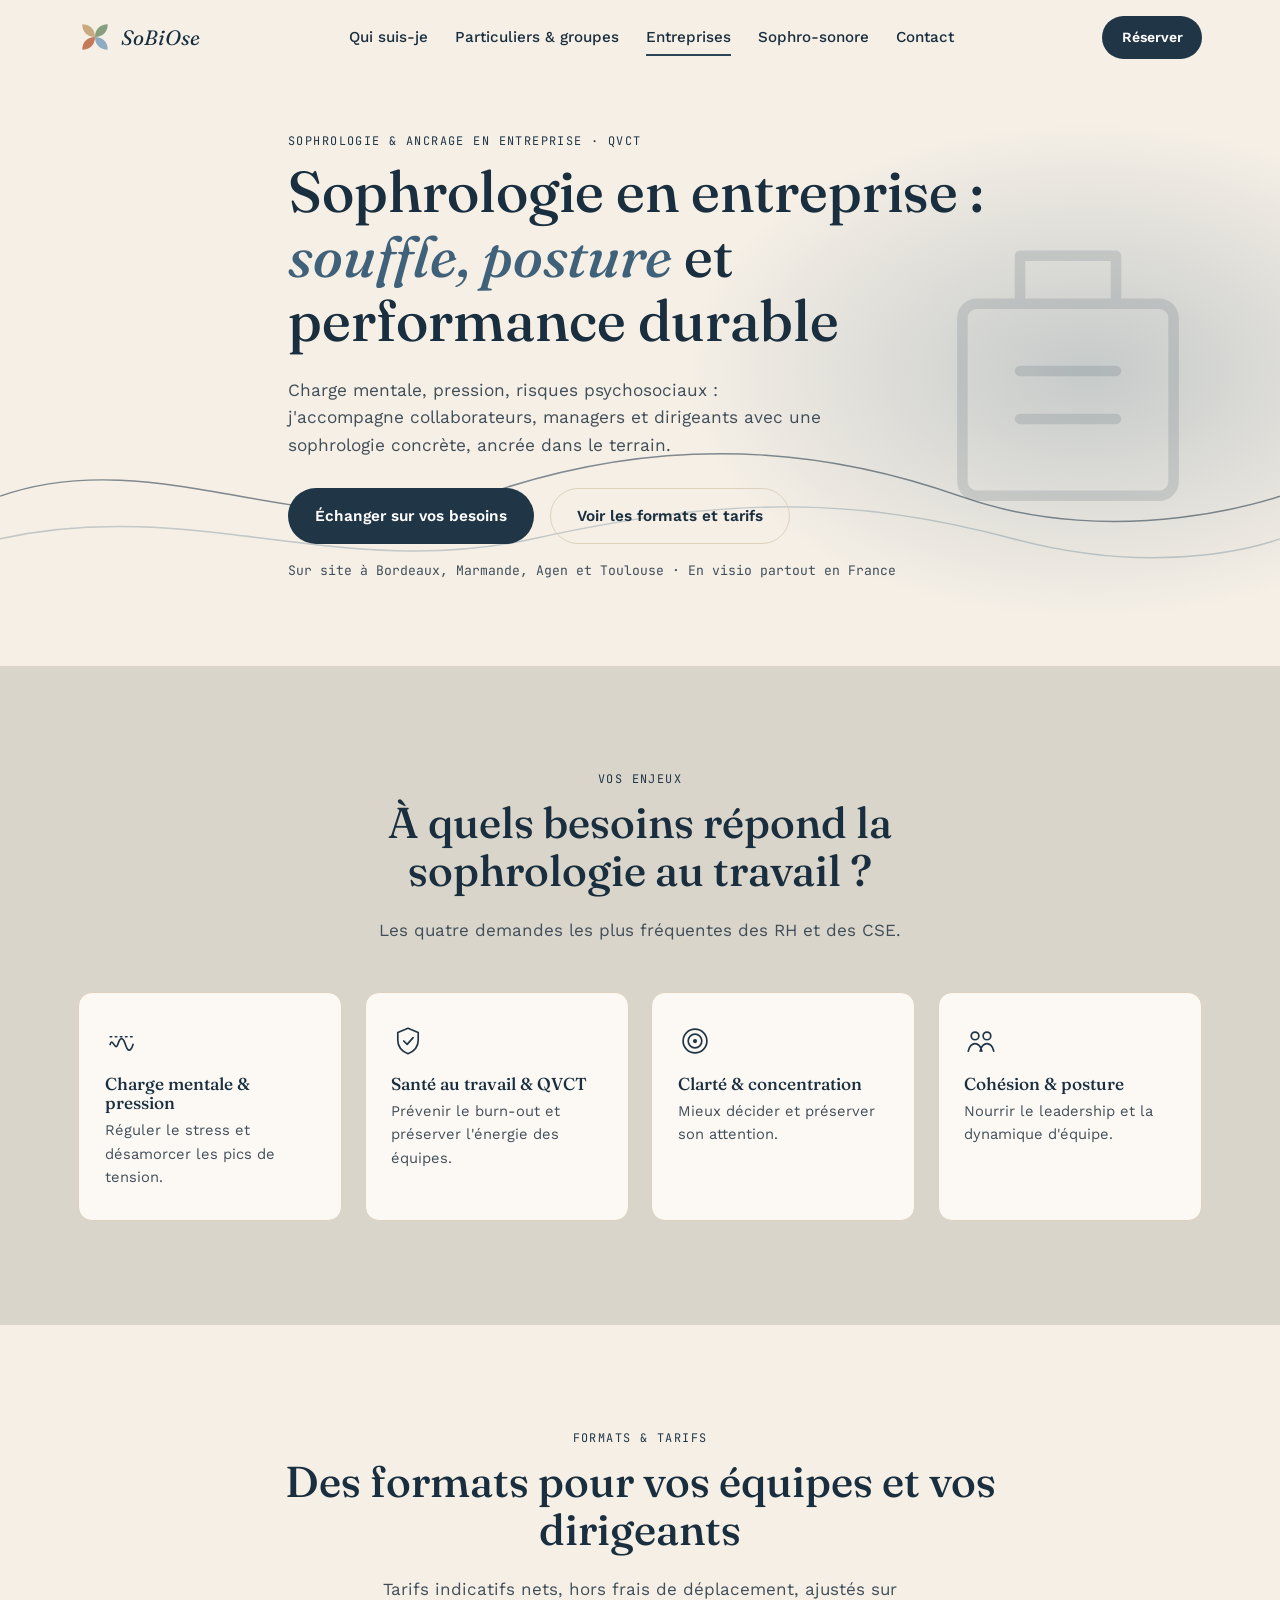
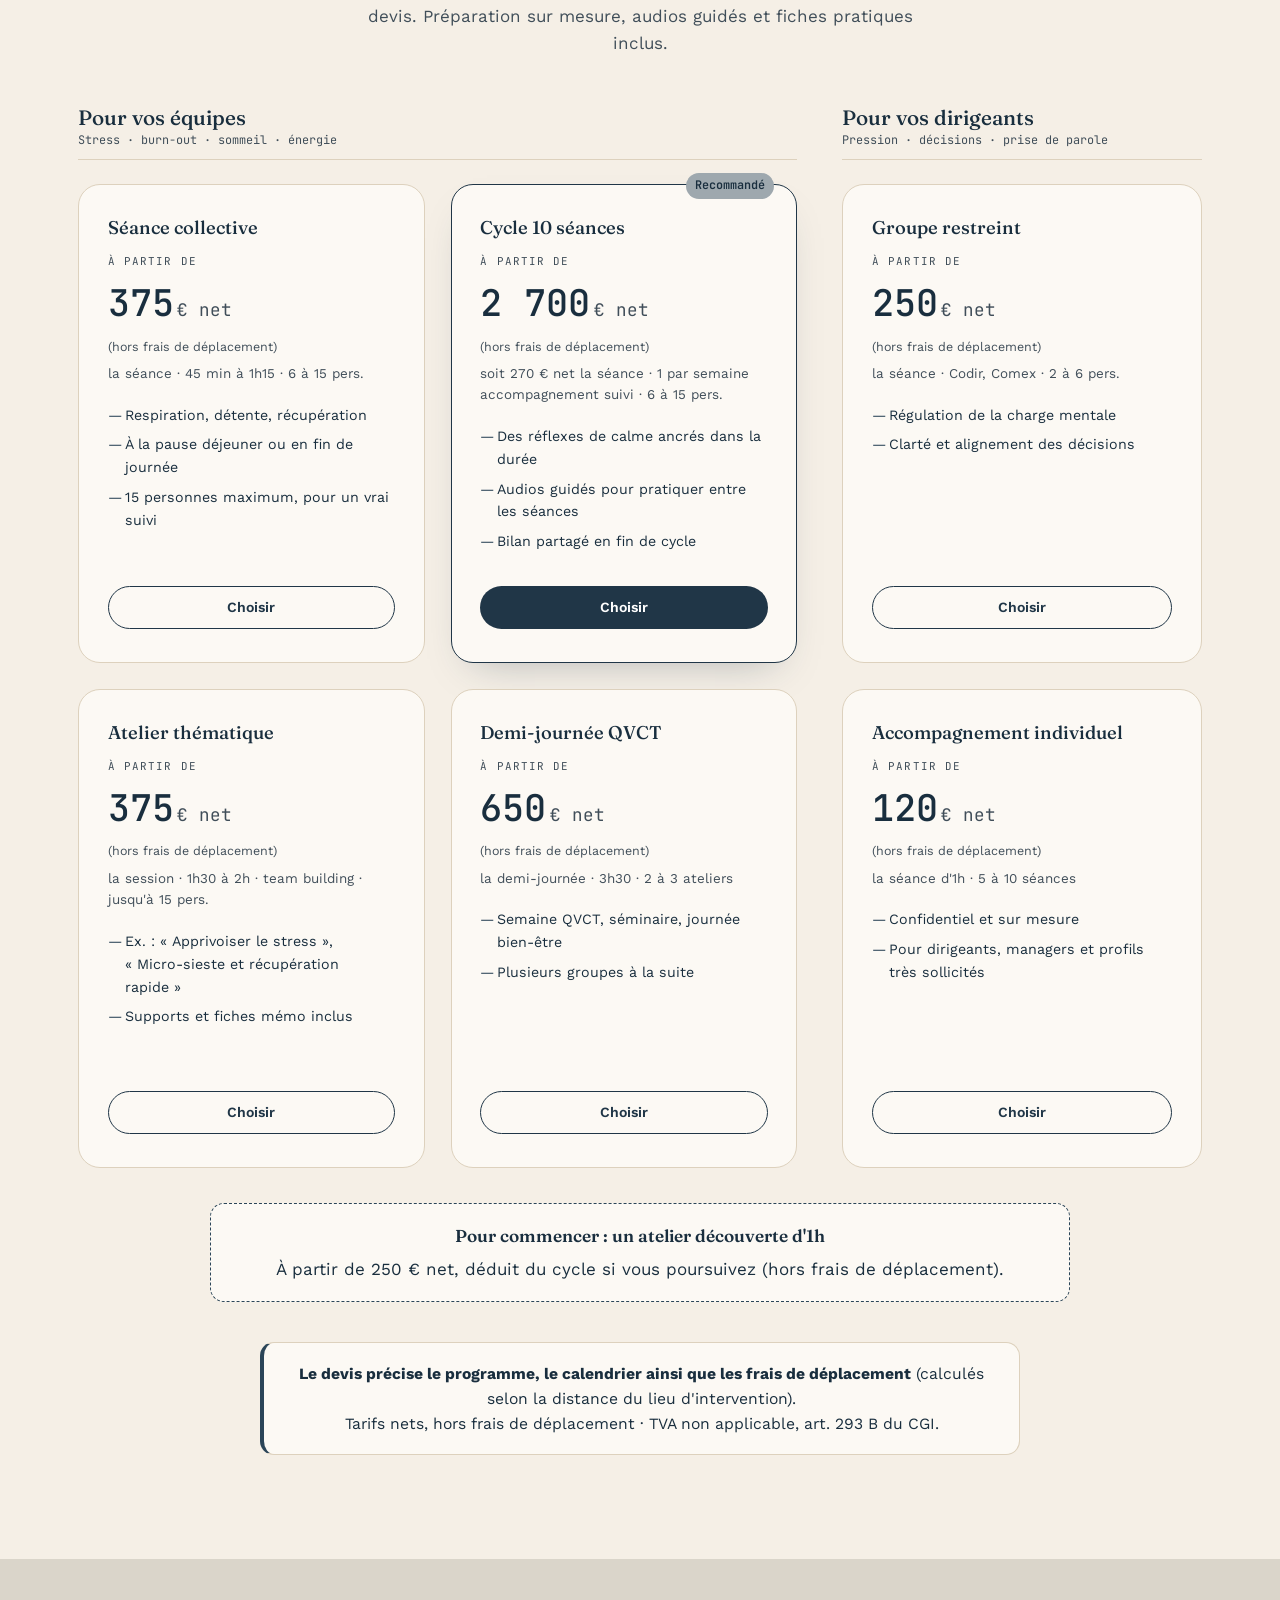
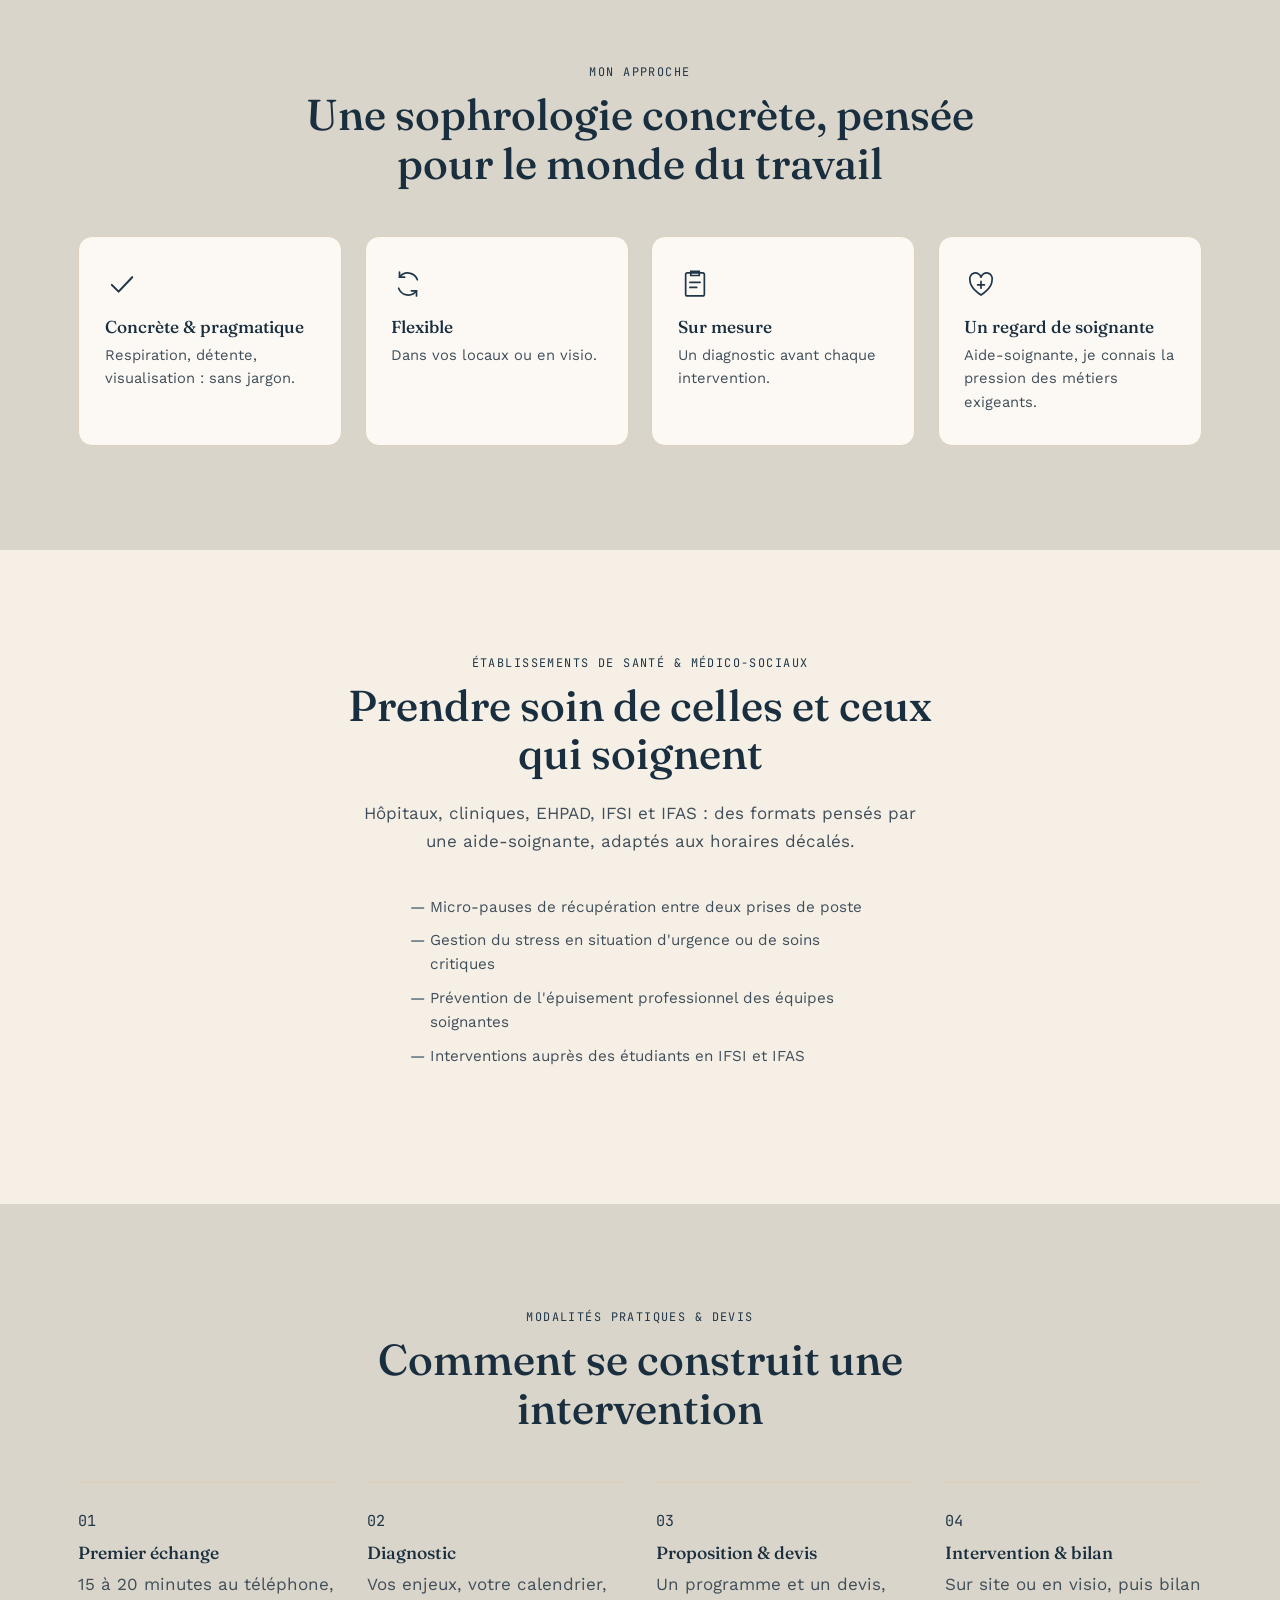
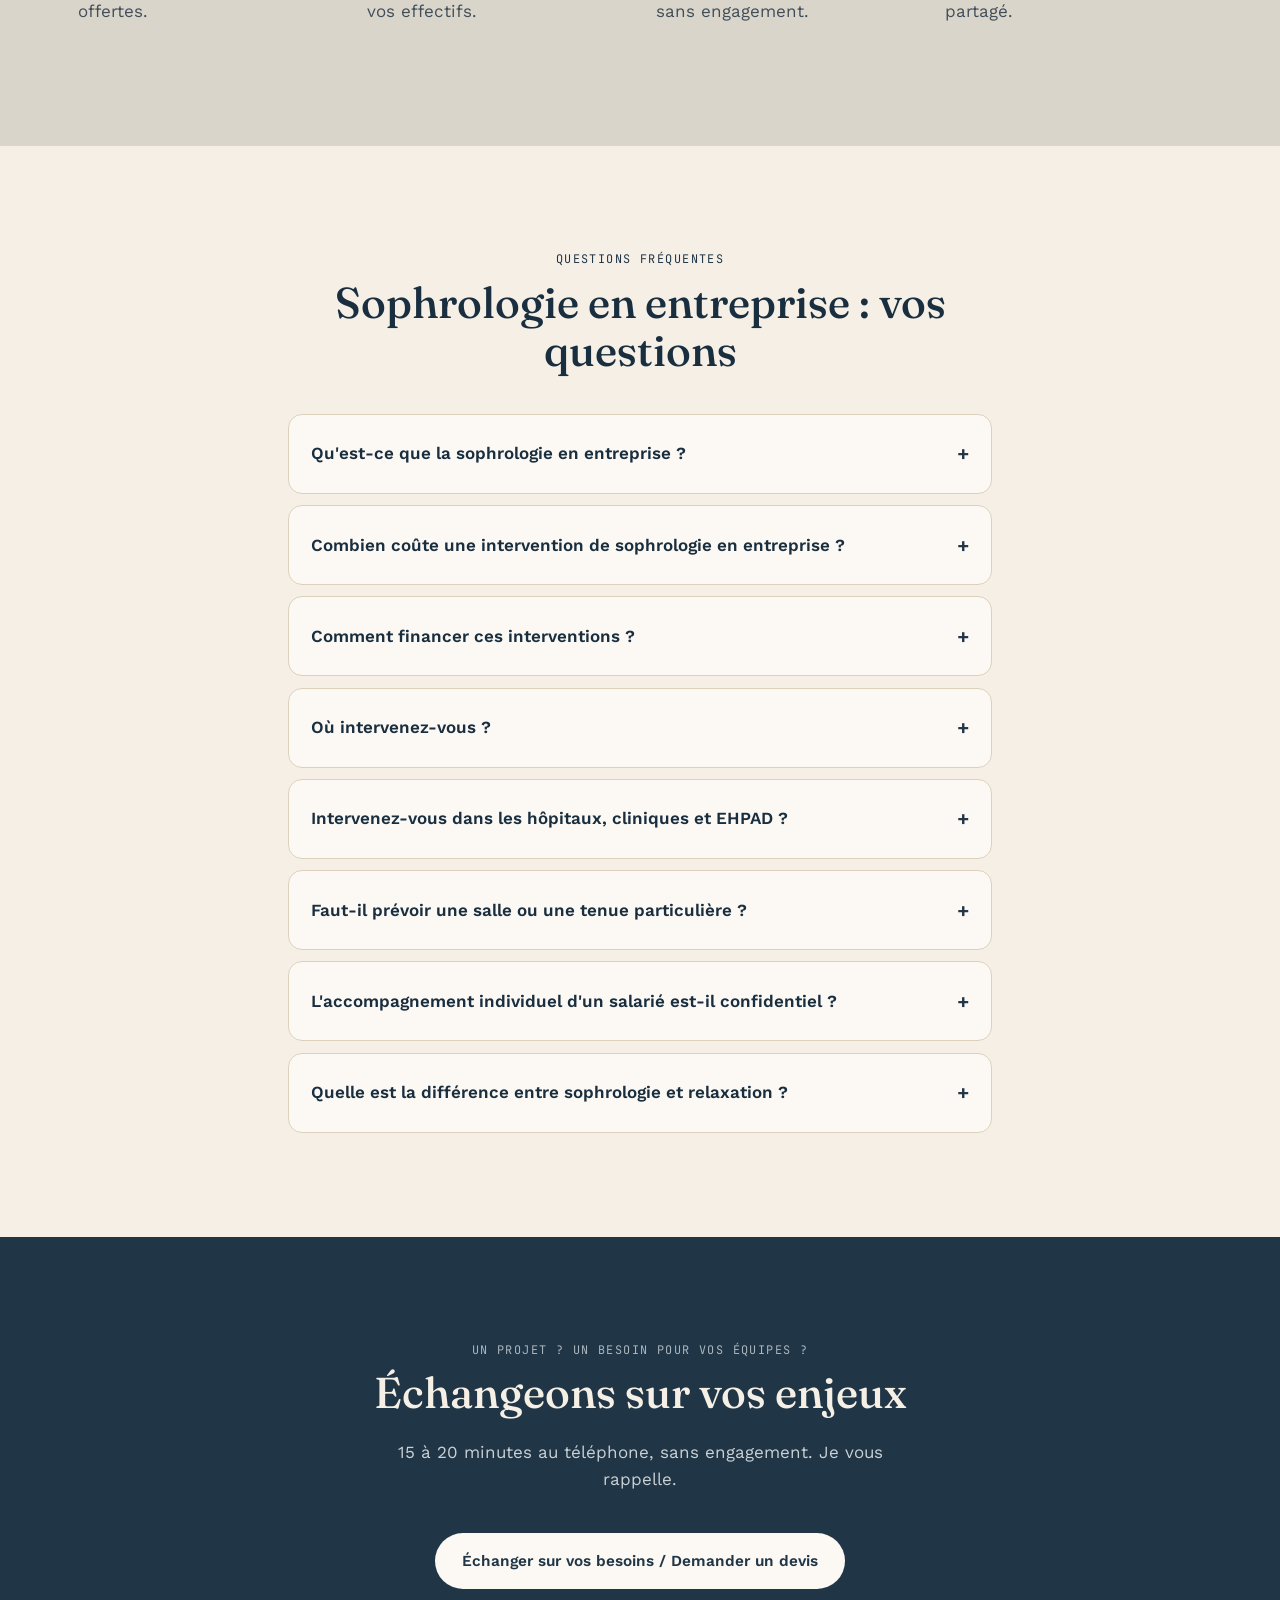
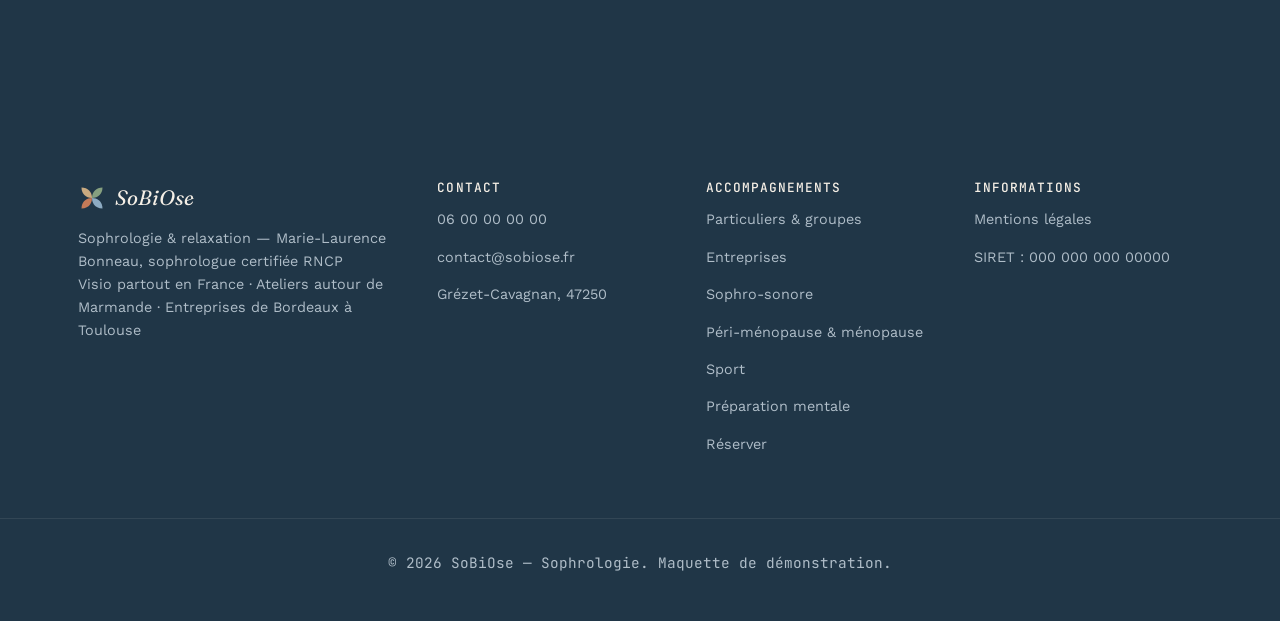
<file: entreprises.html>
<!DOCTYPE html>
<html lang="fr">
<head>
<meta charset="UTF-8">
<meta name="viewport" content="width=device-width, initial-scale=1.0">
<title>Sophrologie en entreprise : QVCT et tarifs — Marmande, Agen, Bordeaux, Toulouse | SoBiOse</title>
<meta name="description" content="Ateliers, cycles et accompagnement individuel de sophrologie et relaxation en entreprise : charge mentale, QVCT, prévention du burn-out. Tarifs indicatifs dès 120 € net. Sur site de Bordeaux à Toulouse, en visio partout en France.">
<!-- SEO:START -->
<link rel="canonical" href="https://sobiose.fr/entreprises.html">
<meta property="og:url" content="https://sobiose.fr/entreprises.html">
<meta property="og:site_name" content="SoBiOse">
<meta property="og:image" content="https://sobiose.fr/images/marie-laurence.jpg">
<meta property="og:type" content="website">
<meta property="og:locale" content="fr_FR">
<meta property="og:title" content="Sophrologie en entreprise : QVCT et tarifs — Marmande, Agen, Bordeaux, Toulouse | SoBiOse">
<meta property="og:description" content="Ateliers, cycles et accompagnement individuel de sophrologie et relaxation en entreprise : charge mentale, QVCT, prévention du burn-out. Tarifs indicatifs dès 120 € net. Sur site de Bordeaux à Toulouse, en visio partout en France.">
<script type="application/ld+json">
{
 "@context": "https://schema.org",
 "@graph": [
  {
   "@type": "ProfessionalService",
   "@id": "https://sobiose.fr/#cabinet",
   "name": "SoBiOse",
   "alternateName": "SoBiOse — Marie-Laurence Bonneau, sophrologie & relaxation",
   "url": "https://sobiose.fr/",
   "sameAs": [
    "https://www.youtube.com/@marie-c9j7u"
   ],
   "description": "Sophrologie et relaxation en visio pour adultes et adolescents dès 15 ans, ateliers de groupe dans le Marmandais, interventions en entreprise et séances de sophrologie musicale.",
   "address": {
    "@type": "PostalAddress",
    "addressLocality": "Grézet-Cavagnan",
    "postalCode": "47250",
    "addressRegion": "Nouvelle-Aquitaine",
    "addressCountry": "FR"
   },
   "areaServed": [
    {
     "@type": "City",
     "name": "Marmande"
    },
    {
     "@type": "City",
     "name": "Tonneins"
    },
    {
     "@type": "City",
     "name": "Agen"
    },
    {
     "@type": "City",
     "name": "Bordeaux"
    },
    {
     "@type": "City",
     "name": "Toulouse"
    },
    {
     "@type": "AdministrativeArea",
     "name": "Lot-et-Garonne"
    },
    {
     "@type": "AdministrativeArea",
     "name": "Gironde"
    },
    {
     "@type": "AdministrativeArea",
     "name": "Haute-Garonne"
    },
    {
     "@type": "Country",
     "name": "France"
    }
   ],
   "founder": {
    "@id": "https://sobiose.fr/#marie-laurence-bonneau"
   },
   "priceRange": "€€",
   "knowsLanguage": "fr"
  },
  {
   "@type": "Service",
   "name": "Sophrologie en entreprise",
   "description": "Séances collectives, cycles de 10 séances, ateliers thématiques et demi-journées QVCT pour les équipes ; groupes restreints et accompagnement individuel pour les dirigeants. Sur site ou en visio, tarifs indicatifs dès 120 € net, hors frais de déplacement.",
   "serviceType": "Sophrologie et relaxation en entreprise",
   "provider": {
    "@id": "https://sobiose.fr/#cabinet"
   },
   "areaServed": [
    {
     "@type": "City",
     "name": "Marmande"
    },
    {
     "@type": "City",
     "name": "Tonneins"
    },
    {
     "@type": "City",
     "name": "Agen"
    },
    {
     "@type": "City",
     "name": "Bordeaux"
    },
    {
     "@type": "City",
     "name": "Toulouse"
    },
    {
     "@type": "AdministrativeArea",
     "name": "Lot-et-Garonne"
    },
    {
     "@type": "AdministrativeArea",
     "name": "Gironde"
    },
    {
     "@type": "AdministrativeArea",
     "name": "Haute-Garonne"
    },
    {
     "@type": "Country",
     "name": "France"
    }
   ],
   "audience": {
    "@type": "Audience",
    "audienceType": "Entreprises, établissements de santé, managers et salariés"
   }
  },
  {
   "@type": "FAQPage",
   "mainEntity": [
    {
     "@type": "Question",
     "name": "Qu'est-ce que la sophrologie en entreprise ?",
     "acceptedAnswer": {
      "@type": "Answer",
      "text": "C'est l'utilisation de techniques de respiration, de détente musculaire et de visualisation pour aider les salariés à mieux gérer leur stress, leur énergie et leur concentration. Elle s'intègre dans une démarche de qualité de vie et des conditions de travail (QVCT) et de prévention des risques psychosociaux, sous forme d'ateliers collectifs, de cycles ou de séances individuelles."
     }
    },
    {
     "@type": "Question",
     "name": "Combien coûte une intervention de sophrologie en entreprise ?",
     "acceptedAnswer": {
      "@type": "Answer",
      "text": "À titre indicatif, montants nets et hors frais de déplacement : à partir de 375 € la séance collective, 2 700 € le cycle de 10 séances, 375 € l'atelier thématique, 650 € la demi-journée QVCT et 120 € la séance d'accompagnement individuel. Le devis, établi après le diagnostic, dépend du format, de la durée, du nombre de participants et du lieu (sur site ou en visio) ; les frais de déplacement sont calculés selon la distance du lieu d'intervention."
     }
    },
    {
     "@type": "Question",
     "name": "Comment financer ces interventions ?",
     "acceptedAnswer": {
      "@type": "Answer",
      "text": "Elles relèvent le plus souvent du budget de l'entreprise consacré à la prévention et à la QVCT (actions inscrites dans le document unique d'évaluation des risques, par exemple). Lorsqu'elles sont proposées comme activité de bien-être aux salariés, elles peuvent aussi être prises en charge par le CSE sur son budget des activités sociales et culturelles."
     }
    },
    {
     "@type": "Question",
     "name": "Où intervenez-vous ?",
     "acceptedAnswer": {
      "@type": "Answer",
      "text": "Sur site en Gironde, dans le Lot-et-Garonne et en Haute-Garonne : Bordeaux, Marmande, Tonneins, Agen, Toulouse et leurs alentours. En visio, partout en France — un format bien adapté aux équipes en télétravail ou réparties sur plusieurs sites."
     }
    },
    {
     "@type": "Question",
     "name": "Intervenez-vous dans les hôpitaux, cliniques et EHPAD ?",
     "acceptedAnswer": {
      "@type": "Answer",
      "text": "Oui. Aide-soignante en soins continus et en salle de réveil, je connais de l'intérieur la pression, le travail posté et la fatigue des soignants. J'interviens dans les hôpitaux, cliniques, EHPAD, services d'aide à domicile et instituts de formation (IFSI, IFAS) : micro-pauses de récupération entre deux prises de poste, gestion du stress en situation d'urgence, prévention de l'épuisement professionnel. Les formats s'adaptent aux horaires décalés et aux temps de transmission."
     }
    },
    {
     "@type": "Question",
     "name": "Faut-il prévoir une salle ou une tenue particulière ?",
     "acceptedAnswer": {
      "@type": "Answer",
      "text": "Non. Une salle calme avec des chaises suffit ; les exercices se pratiquent assis ou debout, en tenue de travail, sans tapis ni matériel. En visio, chaque participant a simplement besoin d'un endroit au calme."
     }
    },
    {
     "@type": "Question",
     "name": "L'accompagnement individuel d'un salarié est-il confidentiel ?",
     "acceptedAnswer": {
      "@type": "Answer",
      "text": "Oui. Le contenu des séances reste strictement entre le collaborateur et moi. L'entreprise est informée du nombre de séances réalisées, jamais de ce qui s'y dit."
     }
    },
    {
     "@type": "Question",
     "name": "Quelle est la différence entre sophrologie et relaxation ?",
     "acceptedAnswer": {
      "@type": "Answer",
      "text": "La relaxation vise la détente du corps et de l'esprit sur le moment. La sophrologie s'en sert comme point de départ, puis y ajoute un travail sur la respiration, les sensations et la visualisation pour construire des ressources réutilisables au quotidien. Les deux se complètent dans mes interventions."
     }
    }
   ]
  }
 ]
}
</script>
<!-- SEO:END -->

<link rel="preconnect" href="https://fonts.googleapis.com">
<link rel="preconnect" href="https://fonts.gstatic.com" crossorigin>
<link href="https://fonts.googleapis.com/css2?family=Fraunces:ital,opsz,wght@0,9..144,400;0,9..144,500;0,9..144,600;1,9..144,400;1,9..144,500&family=Work+Sans:wght@400;500;600;700&family=JetBrains+Mono:wght@400;500&display=swap" rel="stylesheet">
<link rel="stylesheet" href="css/style.css">
<script>
/* Arrivée depuis l'accueil (effet zoom) : voile de la couleur de l'univers, posé avant le premier affichage */
(function () { try { var z = JSON.parse(sessionStorage.getItem('sb-zoom')); sessionStorage.removeItem('sb-zoom'); if (z && /^[a-z]+$/.test(z.k) && Date.now() - z.t < 4000) document.documentElement.setAttribute('data-zoom', z.k); } catch (e) {} })();
</script>
</head>
<body class="theme theme-entreprises">

<a class="skip-link" href="#main">Aller au contenu</a>

<!-- ============================ HEADER ============================ -->
<header class="site-header" id="site-header">
  <div class="wrap header-inner">
    <a href="index.html" class="brand">
      <span class="brand-mark" aria-hidden="true">
        <svg viewBox="0 0 40 40" width="34" height="34">
          <path class="m-so" d="M20 20C20 11 26 5 35 5c0 9-6 15-15 15z" transform="rotate(270 20 20)"/><path class="m-bio" d="M20 20C20 11 26 5 35 5c0 9-6 15-15 15z"/><path class="m-biose" d="M20 20C20 11 26 5 35 5c0 9-6 15-15 15z" transform="rotate(90 20 20)"/><path class="m-ose" d="M20 20C20 11 26 5 35 5c0 9-6 15-15 15z" transform="rotate(180 20 20)"/>
        </svg>
      </span>
      <span class="brand-text">SoBiOse</span>
    </a>

    <nav class="main-nav" id="main-nav" aria-label="Navigation principale">
      <a href="a-propos.html">Qui suis-je</a>
      <a href="offres.html">Particuliers &amp; groupes</a>
      <a href="entreprises.html" aria-current="page">Entreprises</a>
      <a href="sophrologie-musique.html">Sophro-sonore</a>
      <a href="contact.html">Contact</a>
    </nav>

    <div class="header-actions">
      <a href="reservation.html" class="btn btn-primary btn-small">Réserver</a>
      <button class="nav-toggle" id="nav-toggle" aria-expanded="false" aria-controls="main-nav" aria-label="Ouvrir le menu">
        <span></span><span></span><span></span>
      </button>
    </div>
  </div>
</header>

<main id="main">

<!-- ============================ INTRO ============================ -->
<section class="hero hero-page" id="entreprises">
  <div class="hero-waves" aria-hidden="true">
    <svg viewBox="0 0 1200 500" preserveAspectRatio="none">
      <path class="wave wave-1" d="M0 260 C 150 180, 300 340, 450 260 S 750 180, 900 260 S 1200 260, 1200 260" />
      <path class="wave wave-2" d="M0 320 C 180 260, 320 380, 500 320 S 800 260, 950 320 S 1200 320, 1200 320" />
    </svg>
  </div>
  <div class="wrap hero-inner">
    <p class="eyebrow reveal">Sophrologie &amp; ancrage en entreprise · QVCT</p>
    <h1 class="hero-title reveal">Sophrologie en entreprise : <em>souffle, posture</em> et performance durable</h1>
    <p class="hero-text reveal">Charge mentale, pression, risques psychosociaux : j'accompagne collaborateurs, managers et dirigeants avec une sophrologie concrète, ancrée dans le terrain.</p>
    <div class="hero-cta reveal">
      <a href="contact.html?objet=entreprise#devis" class="btn btn-primary">Échanger sur vos besoins</a>
      <a href="#tarifs" class="btn btn-ghost">Voir les formats et tarifs</a>
    </div>
    <p class="hero-note reveal">Sur site à Bordeaux, Marmande, Agen et Toulouse · En visio partout en France</p>
  </div>
</section>

<!-- ============================ ENJEUX ============================ -->
<section class="section section-alt" id="enjeux">
  <div class="wrap">
    <p class="eyebrow reveal center">Vos enjeux</p>
    <h2 class="section-title reveal center">À quels besoins répond la sophrologie au travail ?</h2>
    <p class="section-lead reveal center">Les quatre demandes les plus fréquentes des RH et des CSE.</p>

    <div class="cards-grid cards-grid-long reveal">
      <article class="p-card">
        <span class="p-icon" aria-hidden="true">
          <svg viewBox="0 0 40 40"><path d="M6 24c3-9 6 9 9 0s6-9 9 0 6 9 9 0" fill="none" stroke="currentColor" stroke-width="2" stroke-linecap="round"/><path d="M6 15h28" stroke="currentColor" stroke-width="1.6" stroke-dasharray="2 4" stroke-linecap="round"/></svg>
        </span>
        <h3>Charge mentale &amp; pression</h3>
        <p>Réguler le stress et désamorcer les pics de tension.</p>
      </article>

      <article class="p-card">
        <span class="p-icon" aria-hidden="true">
          <svg viewBox="0 0 40 40"><path d="M20 5l12 5v9c0 8-5 13-12 16C13 32 8 27 8 19v-9z" fill="none" stroke="currentColor" stroke-width="2" stroke-linejoin="round"/><path d="M15 20l4 4 7-8" fill="none" stroke="currentColor" stroke-width="2" stroke-linecap="round" stroke-linejoin="round"/></svg>
        </span>
        <h3>Santé au travail &amp; QVCT</h3>
        <p>Prévenir le burn-out et préserver l'énergie des équipes.</p>
      </article>

      <article class="p-card">
        <span class="p-icon" aria-hidden="true">
          <svg viewBox="0 0 40 40"><circle cx="20" cy="20" r="14" fill="none" stroke="currentColor" stroke-width="2"/><circle cx="20" cy="20" r="8" fill="none" stroke="currentColor" stroke-width="2"/><circle cx="20" cy="20" r="2.5" fill="currentColor"/></svg>
        </span>
        <h3>Clarté &amp; concentration</h3>
        <p>Mieux décider et préserver son attention.</p>
      </article>

      <article class="p-card">
        <span class="p-icon" aria-hidden="true">
          <svg viewBox="0 0 40 40"><circle cx="13" cy="14" r="4.5" fill="none" stroke="currentColor" stroke-width="2"/><circle cx="27" cy="14" r="4.5" fill="none" stroke="currentColor" stroke-width="2"/><path d="M5 32c1-6 5-9 8-9s7 3 8 9M19 32c1-6 5-9 8-9s7 3 8 9" fill="none" stroke="currentColor" stroke-width="2" stroke-linecap="round"/></svg>
        </span>
        <h3>Cohésion &amp; posture</h3>
        <p>Nourrir le leadership et la dynamique d'équipe.</p>
      </article>
    </div>
  </div>
</section>

<!-- ============================ FORMATS & TARIFS ============================ -->
<section class="section" id="tarifs">
  <div class="wrap">
    <p class="eyebrow reveal center">Formats &amp; tarifs</p>
    <h2 class="section-title reveal center">Des formats pour vos équipes et vos dirigeants</h2>
    <p class="section-lead reveal center">Tarifs indicatifs nets, hors frais de déplacement, ajustés sur devis. Préparation sur mesure, audios guidés et fiches pratiques inclus.</p>

    <div class="pricing-split reveal">
      <div class="pricing-team">
        <h3 class="pricing-group">Pour vos équipes <span>Stress · burn-out · sommeil · énergie</span></h3>
        <div class="pricing-grid">
          <article class="price-card">
            <h4>Séance collective</h4>
            <p class="price"><span class="price-from">À partir de</span><span class="amount">375</span><span class="unit">€ net</span></p>
            <p class="price-extra">(hors frais de déplacement)</p>
            <p class="price-meta">la séance · 45 min à 1h15 · 6 à 15 pers.</p>
            <ul>
              <li>Respiration, détente, récupération</li>
              <li>À la pause déjeuner ou en fin de journée</li>
              <li>15 personnes maximum, pour un vrai suivi</li>
            </ul>
            <a href="contact.html?objet=entreprise&amp;format=Séance collective#devis" class="btn btn-outline btn-small">Choisir</a>
          </article>

          <article class="price-card is-featured">
            <span class="badge">Recommandé</span>
            <h4>Cycle 10 séances</h4>
            <p class="price"><span class="price-from">À partir de</span><span class="amount">2&nbsp;700</span><span class="unit">€ net</span></p>
            <p class="price-extra">(hors frais de déplacement)</p>
            <p class="price-meta">soit 270&nbsp;€ net la séance · 1 par semaine<br>accompagnement suivi · 6 à 15 pers.</p>
            <ul>
              <li>Des réflexes de calme ancrés dans la durée</li>
              <li>Audios guidés pour pratiquer entre les séances</li>
              <li>Bilan partagé en fin de cycle</li>
            </ul>
            <a href="contact.html?objet=entreprise&amp;format=Cycle 10 séances#devis" class="btn btn-primary btn-small">Choisir</a>
          </article>

          <article class="price-card">
            <h4>Atelier thématique</h4>
            <p class="price"><span class="price-from">À partir de</span><span class="amount">375</span><span class="unit">€ net</span></p>
            <p class="price-extra">(hors frais de déplacement)</p>
            <p class="price-meta">la session · 1h30 à 2h · team building · jusqu'à 15 pers.</p>
            <ul>
              <li>Ex.&nbsp;: «&nbsp;Apprivoiser le stress&nbsp;», «&nbsp;Micro-sieste et récupération rapide&nbsp;»</li>
              <li>Supports et fiches mémo inclus</li>
            </ul>
            <a href="contact.html?objet=entreprise&amp;format=Atelier thématique#devis" class="btn btn-outline btn-small">Choisir</a>
          </article>

          <article class="price-card">
            <h4>Demi-journée QVCT</h4>
            <p class="price"><span class="price-from">À partir de</span><span class="amount">650</span><span class="unit">€ net</span></p>
            <p class="price-extra">(hors frais de déplacement)</p>
            <p class="price-meta">la demi-journée · 3h30 · 2 à 3 ateliers</p>
            <ul>
              <li>Semaine QVCT, séminaire, journée bien-être</li>
              <li>Plusieurs groupes à la suite</li>
            </ul>
            <a href="contact.html?objet=entreprise&amp;format=Demi-journée QVCT#devis" class="btn btn-outline btn-small">Choisir</a>
          </article>
        </div>
      </div>

      <div class="pricing-lead">
        <h3 class="pricing-group">Pour vos dirigeants <span>Pression · décisions · prise de parole</span></h3>
        <div class="pricing-grid">
          <article class="price-card">
            <h4>Groupe restreint</h4>
            <p class="price"><span class="price-from">À partir de</span><span class="amount">250</span><span class="unit">€ net</span></p>
            <p class="price-extra">(hors frais de déplacement)</p>
            <p class="price-meta">la séance · Codir, Comex · 2 à 6 pers.</p>
            <ul>
              <li>Régulation de la charge mentale</li>
              <li>Clarté et alignement des décisions</li>
            </ul>
            <a href="contact.html?objet=entreprise&amp;format=Groupe restreint dirigeants#devis" class="btn btn-outline btn-small">Choisir</a>
          </article>

          <article class="price-card">
            <h4>Accompagnement individuel</h4>
            <p class="price"><span class="price-from">À partir de</span><span class="amount">120</span><span class="unit">€ net</span></p>
            <p class="price-extra">(hors frais de déplacement)</p>
            <p class="price-meta">la séance d'1h · 5 à 10 séances</p>
            <ul>
              <li>Confidentiel et sur mesure</li>
              <li>Pour dirigeants, managers et profils très sollicités</li>
            </ul>
            <a href="contact.html?objet=entreprise&amp;format=Accompagnement individuel dirigeant#devis" class="btn btn-outline btn-small">Choisir</a>
          </article>
        </div>
      </div>
    </div>

    <div class="offer-banner reveal">
      <p><strong>Pour commencer&nbsp;: un atelier découverte d'1h</strong></p>
      <p>À partir de 250&nbsp;€ net, déduit du cycle si vous poursuivez (hors frais de déplacement).</p>
    </div>
    <p class="tarif-note tarif-note-key reveal"><strong>Le devis précise le programme, le calendrier ainsi que les frais de déplacement</strong> (calculés selon la distance du lieu d'intervention).<br>Tarifs nets, hors frais de déplacement · TVA non applicable, art.&nbsp;293&nbsp;B du CGI.</p>
  </div>
</section>

<!-- ============================ POURQUOI ============================ -->
<section class="section section-alt" id="approche">
  <div class="wrap">
    <p class="eyebrow reveal center">Mon approche</p>
    <h2 class="section-title reveal center">Une sophrologie concrète, pensée pour le monde du travail</h2>

    <div class="cards-grid reveal">
      <article class="p-card">
        <span class="p-icon" aria-hidden="true">
          <svg viewBox="0 0 40 40"><path d="M8 21l8 8 16-17" fill="none" stroke="currentColor" stroke-width="2.4" stroke-linecap="round" stroke-linejoin="round"/></svg>
        </span>
        <h3>Concrète &amp; pragmatique</h3>
        <p>Respiration, détente, visualisation : sans jargon.</p>
      </article>

      <article class="p-card">
        <span class="p-icon" aria-hidden="true">
          <svg viewBox="0 0 40 40"><path d="M31 15a12 12 0 0 0-21-3M9 25a12 12 0 0 0 21 3" fill="none" stroke="currentColor" stroke-width="2" stroke-linecap="round"/><path d="M10 6v6h6M30 34v-6h-6" fill="none" stroke="currentColor" stroke-width="2" stroke-linecap="round" stroke-linejoin="round"/></svg>
        </span>
        <h3>Flexible</h3>
        <p>Dans vos locaux ou en visio.</p>
      </article>

      <article class="p-card">
        <span class="p-icon" aria-hidden="true">
          <svg viewBox="0 0 40 40"><rect x="9" y="7" width="22" height="27" rx="2" fill="none" stroke="currentColor" stroke-width="2"/><path d="M15 5h10v5H15zM14 18h12M14 24h8" fill="none" stroke="currentColor" stroke-width="2" stroke-linecap="round"/></svg>
        </span>
        <h3>Sur mesure</h3>
        <p>Un diagnostic avant chaque intervention.</p>
      </article>

      <article class="p-card">
        <span class="p-icon" aria-hidden="true">
          <svg viewBox="0 0 40 40"><path d="M20 33S7 25 7 15.5A6.5 6.5 0 0 1 20 12a6.5 6.5 0 0 1 13 3.5C33 25 20 33 20 33z" fill="none" stroke="currentColor" stroke-width="2" stroke-linejoin="round"/><path d="M20 17v8M16 21h8" stroke="currentColor" stroke-width="2" stroke-linecap="round"/></svg>
        </span>
        <h3>Un regard de soignante</h3>
        <p>Aide-soignante, je connais la pression des métiers exigeants.</p>
      </article>
    </div>
  </div>
</section>

<!-- ============================ ÉTABLISSEMENTS DE SANTÉ ============================ -->
<section class="section" id="sante">
  <div class="wrap offer-detail center">
    <p class="eyebrow reveal">Établissements de santé &amp; médico-sociaux</p>
    <h2 class="section-title reveal">Prendre soin de celles et ceux qui soignent</h2>
    <p class="section-lead reveal">Hôpitaux, cliniques, EHPAD, IFSI et IFAS : des formats pensés par une aide-soignante, adaptés aux horaires décalés.</p>
    <ul class="reveal">
      <li>Micro-pauses de récupération entre deux prises de poste</li>
      <li>Gestion du stress en situation d'urgence ou de soins critiques</li>
      <li>Prévention de l'épuisement professionnel des équipes soignantes</li>
      <li>Interventions auprès des étudiants en IFSI et IFAS</li>
    </ul>
  </div>
</section>

<!-- ============================ DÉMARCHE ============================ -->
<section class="section section-alt" id="demarche">
  <div class="wrap">
    <p class="eyebrow reveal center">Modalités pratiques &amp; devis</p>
    <h2 class="section-title reveal center">Comment se construit une intervention</h2>

    <ol class="steps">
      <li class="step reveal">
        <span class="step-num">01</span>
        <div class="step-content">
          <h3>Premier échange</h3>
          <p>15 à 20 minutes au téléphone, offertes.</p>
        </div>
      </li>
      <li class="step reveal">
        <span class="step-num">02</span>
        <div class="step-content">
          <h3>Diagnostic</h3>
          <p>Vos enjeux, votre calendrier, vos effectifs.</p>
        </div>
      </li>
      <li class="step reveal">
        <span class="step-num">03</span>
        <div class="step-content">
          <h3>Proposition &amp; devis</h3>
          <p>Un programme et un devis, sans engagement.</p>
        </div>
      </li>
      <li class="step reveal">
        <span class="step-num">04</span>
        <div class="step-content">
          <h3>Intervention &amp; bilan</h3>
          <p>Sur site ou en visio, puis bilan partagé.</p>
        </div>
      </li>
    </ol>
  </div>
</section>

<!-- ============================ FAQ ============================ -->
<section class="section" id="faq">
  <div class="wrap faq-wrap">
    <p class="eyebrow reveal center">Questions fréquentes</p>
    <h2 class="section-title reveal center">Sophrologie en entreprise : vos questions</h2>

    <div class="faq-list reveal">
      <details class="faq-item">
        <summary>Qu'est-ce que la sophrologie en entreprise ?</summary>
        <p>C'est l'utilisation de techniques de respiration, de détente
        musculaire et de visualisation pour aider les salariés à mieux gérer
        leur stress, leur énergie et leur concentration. Elle s'intègre dans
        une démarche de qualité de vie et des conditions de travail (QVCT) et
        de prévention des risques psychosociaux, sous forme d'ateliers
        collectifs, de cycles ou de séances individuelles.</p>
      </details>
      <details class="faq-item">
        <summary>Combien coûte une intervention de sophrologie en entreprise ?</summary>
        <p>À titre indicatif, montants nets et hors frais de déplacement&nbsp;:
        à partir de 375&nbsp;€ la séance collective, 2&nbsp;700&nbsp;€ le cycle
        de 10 séances, 375&nbsp;€ l'atelier thématique, 650&nbsp;€ la
        demi-journée QVCT et 120&nbsp;€ la séance d'accompagnement individuel.
        Le devis, établi après le diagnostic, dépend du format, de la durée, du
        nombre de participants et du lieu (sur site ou en visio) ; les frais de
        déplacement sont calculés selon la distance du lieu d'intervention.</p>
      </details>
      <details class="faq-item">
        <summary>Comment financer ces interventions ?</summary>
        <p>Elles relèvent le plus souvent du budget de l'entreprise consacré à
        la prévention et à la QVCT (actions inscrites dans le document unique
        d'évaluation des risques, par exemple). Lorsqu'elles sont proposées
        comme activité de bien-être aux salariés, elles peuvent aussi être
        prises en charge par le CSE sur son budget des activités sociales et
        culturelles.</p>
      </details>
      <details class="faq-item">
        <summary>Où intervenez-vous ?</summary>
        <p>Sur site en Gironde, dans le Lot-et-Garonne et en Haute-Garonne :
        Bordeaux, Marmande, Tonneins, Agen, Toulouse et leurs alentours. En
        visio, partout en France — un
        format bien adapté aux équipes en télétravail ou réparties sur
        plusieurs sites.</p>
      </details>
      <details class="faq-item">
        <summary>Intervenez-vous dans les hôpitaux, cliniques et EHPAD ?</summary>
        <p>Oui. Aide-soignante en soins continus et en salle de réveil, je
        connais de l'intérieur la pression, le travail posté et la fatigue des
        soignants. J'interviens dans les hôpitaux, cliniques, EHPAD, services
        d'aide à domicile et instituts de formation (IFSI, IFAS) : micro-pauses
        de récupération entre deux prises de poste, gestion du stress en
        situation d'urgence, prévention de l'épuisement professionnel. Les
        formats s'adaptent aux horaires décalés et aux temps de transmission.</p>
      </details>
      <details class="faq-item">
        <summary>Faut-il prévoir une salle ou une tenue particulière ?</summary>
        <p>Non. Une salle calme avec des chaises suffit ; les exercices se
        pratiquent assis ou debout, en tenue de travail, sans tapis ni
        matériel. En visio, chaque participant a simplement besoin d'un endroit
        au calme.</p>
      </details>
      <details class="faq-item">
        <summary>L'accompagnement individuel d'un salarié est-il confidentiel ?</summary>
        <p>Oui. Le contenu des séances reste strictement entre le
        collaborateur et moi. L'entreprise est informée du nombre de séances
        réalisées, jamais de ce qui s'y dit.</p>
      </details>
      <details class="faq-item">
        <summary>Quelle est la différence entre sophrologie et relaxation ?</summary>
        <p>La relaxation vise la détente du corps et de l'esprit sur le
        moment. La sophrologie s'en sert comme point de départ, puis y ajoute
        un travail sur la respiration, les sensations et la visualisation pour
        construire des ressources réutilisables au quotidien. Les deux se
        complètent dans mes interventions.</p>
      </details>
    </div>
  </div>
</section>

<!-- ============================ CTA ============================ -->
<section class="section section-booking" id="cta-entreprises">
  <div class="wrap center">
    <p class="eyebrow">Un projet ? Un besoin pour vos équipes ?</p>
    <h2 class="section-title">Échangeons sur vos enjeux</h2>
    <p class="section-lead">15 à 20 minutes au téléphone, sans engagement. Je vous rappelle.</p>
    <div class="hero-cta hero-cta-center">
      <a href="contact.html?objet=entreprise#devis" class="btn btn-primary">Échanger sur vos besoins / Demander un devis</a>
    </div>
  </div>
</section>

</main>

<!-- ============================ FOOTER ============================ -->
<footer class="site-footer">
  <div class="wrap footer-inner">
    <div>
      <a href="index.html" class="brand brand-footer">
        <span class="brand-mark" aria-hidden="true">
          <svg viewBox="0 0 40 40" width="28" height="28">
            <path class="m-so" d="M20 20C20 11 26 5 35 5c0 9-6 15-15 15z" transform="rotate(270 20 20)"/><path class="m-bio" d="M20 20C20 11 26 5 35 5c0 9-6 15-15 15z"/><path class="m-biose" d="M20 20C20 11 26 5 35 5c0 9-6 15-15 15z" transform="rotate(90 20 20)"/><path class="m-ose" d="M20 20C20 11 26 5 35 5c0 9-6 15-15 15z" transform="rotate(180 20 20)"/>
          </svg>
        </span>
        <span class="brand-text">SoBiOse</span>
      </a>
      <p>Sophrologie &amp; relaxation — Marie-Laurence Bonneau, sophrologue certifiée RNCP<br>Visio partout en France · Ateliers autour de Marmande · Entreprises de Bordeaux à Toulouse</p>
    </div>

    <div>
      <h4>Contact</h4>
      <p><a href="tel:+33600000000">06 00 00 00 00</a></p>
      <p><a href="mailto:contact@sobiose.fr">contact@sobiose.fr</a></p>
      <p>Grézet-Cavagnan, 47250</p>
    </div>

    <div>
      <h4>Accompagnements</h4>
      <p><a href="offres.html">Particuliers &amp; groupes</a></p>
      <p><a href="entreprises.html">Entreprises</a></p>
      <p><a href="sophrologie-musique.html">Sophro-sonore</a></p>
      <p><a href="menopause.html">Péri-ménopause &amp; ménopause</a></p>
      <p><a href="sport.html">Sport</a></p>
      <p><a href="preparation-mentale.html">Préparation mentale</a></p>
      <p><a href="reservation.html">Réserver</a></p>
    </div>

    <div>
      <h4>Informations</h4>
      <p><a href="#">Mentions légales</a></p>
      <p>SIRET : 000 000 000 00000</p>
    </div>
  </div>
  <p class="footer-copy">© 2026 SoBiOse — Sophrologie. Maquette de démonstration.</p>
</footer>

<script src="js/site.js"></script>
</body>
</html>
</file>
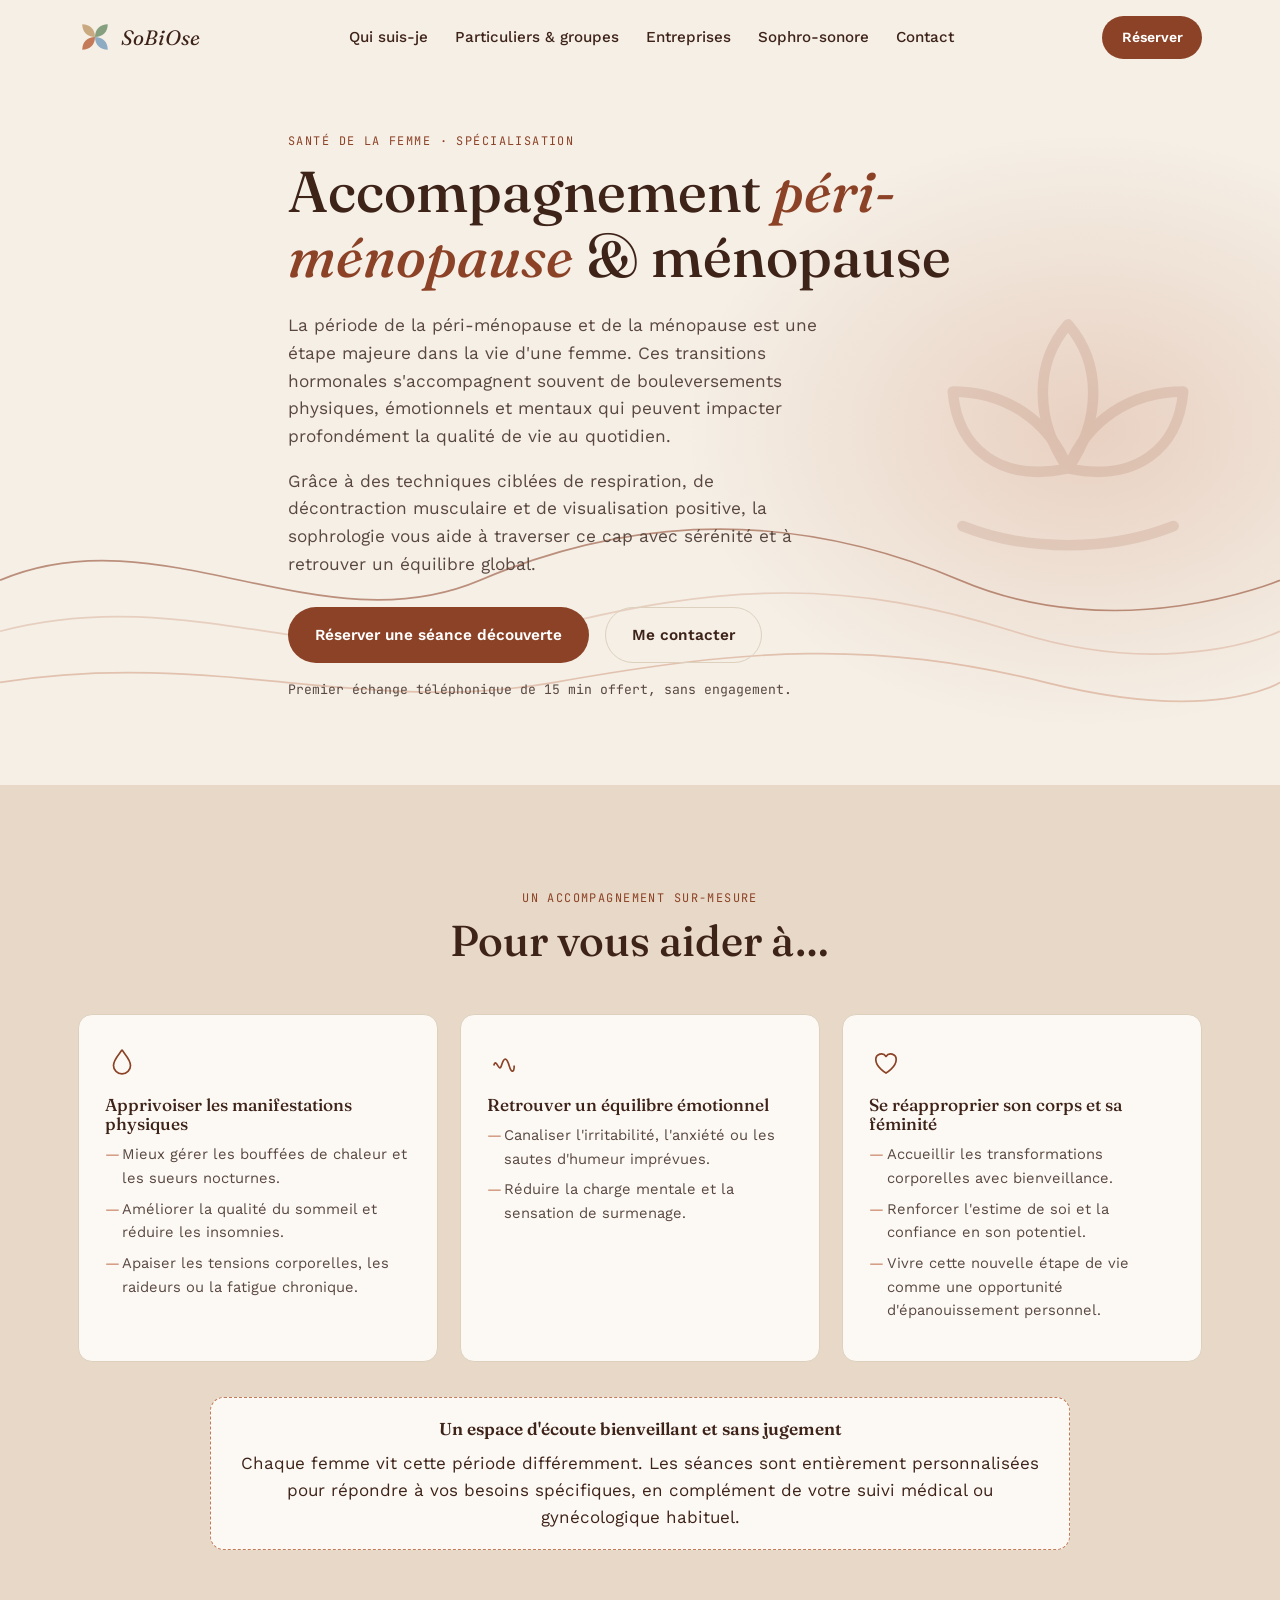
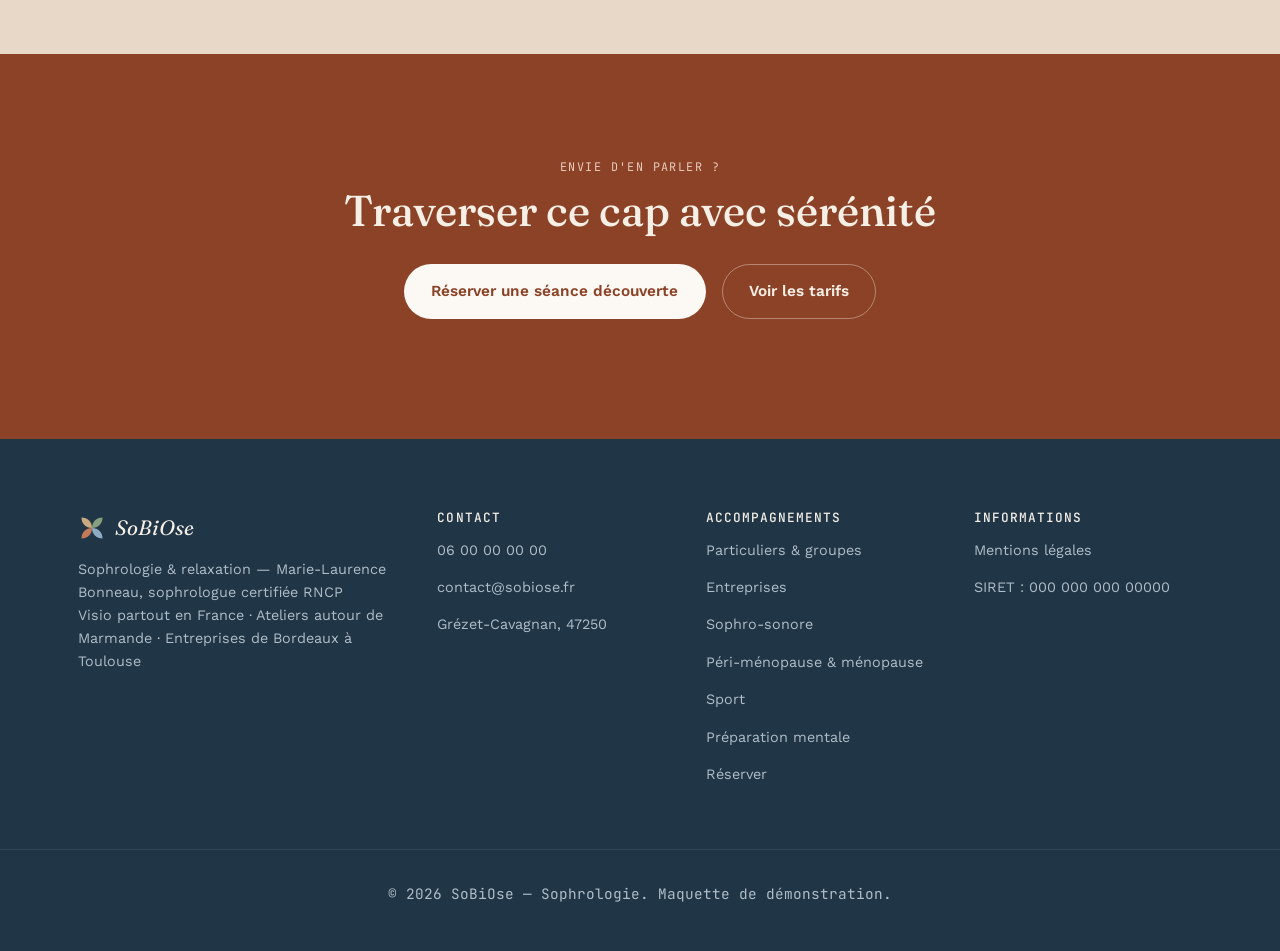
<file: menopause.html>
<!DOCTYPE html>
<html lang="fr">
<head>
<meta charset="UTF-8">
<meta name="viewport" content="width=device-width, initial-scale=1.0">
<title>Sophrologie péri-ménopause et ménopause près de Marmande | SoBiOse</title>
<meta name="description" content="Sophrologue près de Marmande, séances en visio : un accompagnement dédié à la péri-ménopause et à la ménopause. Bouffées de chaleur, sommeil, variations d'humeur : retrouvez sérénité, confort et confiance.">
<!-- SEO:START -->
<link rel="canonical" href="https://sobiose.fr/menopause.html">
<meta property="og:url" content="https://sobiose.fr/menopause.html">
<meta property="og:site_name" content="SoBiOse">
<meta property="og:image" content="https://sobiose.fr/images/marie-laurence.jpg">
<meta property="og:type" content="website">
<meta property="og:locale" content="fr_FR">
<meta property="og:title" content="Sophrologie péri-ménopause et ménopause près de Marmande | SoBiOse">
<meta property="og:description" content="Sophrologue près de Marmande, séances en visio : un accompagnement dédié à la péri-ménopause et à la ménopause. Bouffées de chaleur, sommeil, variations d'humeur : retrouvez sérénité, confort et confiance.">
<script type="application/ld+json">
{
 "@context": "https://schema.org",
 "@graph": [
  {
   "@type": "ProfessionalService",
   "@id": "https://sobiose.fr/#cabinet",
   "name": "SoBiOse",
   "alternateName": "SoBiOse — Marie-Laurence Bonneau, sophrologie & relaxation",
   "url": "https://sobiose.fr/",
   "sameAs": [
    "https://www.youtube.com/@marie-c9j7u"
   ],
   "description": "Sophrologie et relaxation en visio pour adultes et adolescents dès 15 ans, ateliers de groupe dans le Marmandais, interventions en entreprise et séances de sophrologie musicale.",
   "address": {
    "@type": "PostalAddress",
    "addressLocality": "Grézet-Cavagnan",
    "postalCode": "47250",
    "addressRegion": "Nouvelle-Aquitaine",
    "addressCountry": "FR"
   },
   "areaServed": [
    {
     "@type": "City",
     "name": "Marmande"
    },
    {
     "@type": "City",
     "name": "Tonneins"
    },
    {
     "@type": "City",
     "name": "Agen"
    },
    {
     "@type": "City",
     "name": "Bordeaux"
    },
    {
     "@type": "City",
     "name": "Toulouse"
    },
    {
     "@type": "AdministrativeArea",
     "name": "Lot-et-Garonne"
    },
    {
     "@type": "AdministrativeArea",
     "name": "Gironde"
    },
    {
     "@type": "AdministrativeArea",
     "name": "Haute-Garonne"
    },
    {
     "@type": "Country",
     "name": "France"
    }
   ],
   "founder": {
    "@id": "https://sobiose.fr/#marie-laurence-bonneau"
   },
   "priceRange": "€€",
   "knowsLanguage": "fr"
  },
  {
   "@type": "Service",
   "name": "Sophrologie péri-ménopause et ménopause",
   "description": "Accompagnement sophrologique de la péri-ménopause et de la ménopause : bouffées de chaleur, sommeil, variations d'humeur, charge mentale, estime de soi. En complément du suivi médical.",
   "serviceType": "Sophrologie et santé de la femme",
   "provider": {
    "@id": "https://sobiose.fr/#cabinet"
   },
   "areaServed": [
    {
     "@type": "City",
     "name": "Marmande"
    },
    {
     "@type": "City",
     "name": "Tonneins"
    },
    {
     "@type": "City",
     "name": "Agen"
    },
    {
     "@type": "City",
     "name": "Bordeaux"
    },
    {
     "@type": "City",
     "name": "Toulouse"
    },
    {
     "@type": "AdministrativeArea",
     "name": "Lot-et-Garonne"
    },
    {
     "@type": "AdministrativeArea",
     "name": "Gironde"
    },
    {
     "@type": "AdministrativeArea",
     "name": "Haute-Garonne"
    },
    {
     "@type": "Country",
     "name": "France"
    }
   ],
   "audience": {
    "@type": "Audience",
    "audienceType": "Femmes en péri-ménopause ou ménopausées"
   }
  }
 ]
}
</script>
<!-- SEO:END -->

<link rel="preconnect" href="https://fonts.googleapis.com">
<link rel="preconnect" href="https://fonts.gstatic.com" crossorigin>
<link href="https://fonts.googleapis.com/css2?family=Fraunces:ital,opsz,wght@0,9..144,400;0,9..144,500;0,9..144,600;1,9..144,400;1,9..144,500&family=Work+Sans:wght@400;500;600;700&family=JetBrains+Mono:wght@400;500&display=swap" rel="stylesheet">
<link rel="stylesheet" href="css/style.css">
<script>
/* Arrivée depuis l'accueil (effet zoom) : voile de la couleur de l'univers, posé avant le premier affichage */
(function () { try { var z = JSON.parse(sessionStorage.getItem('sb-zoom')); sessionStorage.removeItem('sb-zoom'); if (z && /^[a-z]+$/.test(z.k) && Date.now() - z.t < 4000) document.documentElement.setAttribute('data-zoom', z.k); } catch (e) {} })();
</script>
</head>
<body class="theme theme-menopause">

<a class="skip-link" href="#main">Aller au contenu</a>

<!-- ============================ HEADER ============================ -->
<header class="site-header" id="site-header">
  <div class="wrap header-inner">
    <a href="index.html" class="brand">
      <span class="brand-mark" aria-hidden="true">
        <svg viewBox="0 0 40 40" width="34" height="34">
          <path class="m-so" d="M20 20C20 11 26 5 35 5c0 9-6 15-15 15z" transform="rotate(270 20 20)"/><path class="m-bio" d="M20 20C20 11 26 5 35 5c0 9-6 15-15 15z"/><path class="m-biose" d="M20 20C20 11 26 5 35 5c0 9-6 15-15 15z" transform="rotate(90 20 20)"/><path class="m-ose" d="M20 20C20 11 26 5 35 5c0 9-6 15-15 15z" transform="rotate(180 20 20)"/>
        </svg>
      </span>
      <span class="brand-text">SoBiOse</span>
    </a>

    <nav class="main-nav" id="main-nav" aria-label="Navigation principale">
      <a href="a-propos.html">Qui suis-je</a>
      <a href="offres.html">Particuliers &amp; groupes</a>
      <a href="entreprises.html">Entreprises</a>
      <a href="sophrologie-musique.html">Sophro-sonore</a>
      <a href="contact.html">Contact</a>
    </nav>

    <div class="header-actions">
      <a href="reservation.html" class="btn btn-primary btn-small">Réserver</a>
      <button class="nav-toggle" id="nav-toggle" aria-expanded="false" aria-controls="main-nav" aria-label="Ouvrir le menu">
        <span></span><span></span><span></span>
      </button>
    </div>
  </div>
</header>


<main id="main">

<!-- ============================ INTRO ============================ -->
<section class="hero hero-page" id="menopause">
  <div class="hero-waves" aria-hidden="true">
    <svg viewBox="0 0 1200 500" preserveAspectRatio="none">
      <path class="wave wave-1" d="M0 260 C 150 180, 300 340, 450 260 S 750 180, 900 260 S 1200 260, 1200 260" />
      <path class="wave wave-2" d="M0 320 C 180 260, 320 380, 500 320 S 800 260, 950 320 S 1200 320, 1200 320" />
      <path class="wave wave-3" d="M0 380 C 200 340, 340 420, 520 380 S 820 330, 980 380 S 1200 380, 1200 380" />
    </svg>
  </div>
  <div class="wrap hero-inner">
    <p class="eyebrow reveal">Santé de la femme · Spécialisation</p>
    <h1 class="hero-title reveal">Accompagnement <em>péri-ménopause</em> &amp; ménopause</h1>
    <p class="hero-text reveal">La période de la péri-ménopause et de la ménopause est une étape majeure dans la vie d'une femme. Ces transitions hormonales s'accompagnent souvent de bouleversements physiques, émotionnels et mentaux qui peuvent impacter profondément la qualité de vie au quotidien.</p>
    <p class="hero-text reveal">Grâce à des techniques ciblées de respiration, de décontraction musculaire et de visualisation positive, la sophrologie vous aide à traverser ce cap avec sérénité et à retrouver un équilibre global.</p>
    <div class="hero-cta reveal">
      <a href="reservation.html?format=individuel&amp;service=Séance découverte" class="btn btn-primary">Réserver une séance découverte</a>
      <a href="contact.html" class="btn btn-ghost">Me contacter</a>
    </div>
    <p class="hero-note reveal">Premier échange téléphonique de 15 min offert, sans engagement.</p>
  </div>
</section>

<!-- ============================ OBJECTIFS ============================ -->
<section class="section section-alt" id="objectifs">
  <div class="wrap">
    <p class="eyebrow reveal center">Un accompagnement sur-mesure</p>
    <h2 class="section-title reveal center">Pour vous aider à…</h2>

    <div class="cards-grid pillars-grid reveal">
      <article class="p-card">
        <span class="p-icon" aria-hidden="true">
          <svg viewBox="0 0 40 40"><path d="M20 6c-6 8-10 12-10 18a10 10 0 0 0 20 0c0-6-4-10-10-18z" fill="none" stroke="currentColor" stroke-width="2" stroke-linejoin="round"/></svg>
        </span>
        <h3>Apprivoiser les manifestations physiques</h3>
        <ul class="card-list">
          <li>Mieux gérer les bouffées de chaleur et les sueurs nocturnes.</li>
          <li>Améliorer la qualité du sommeil et réduire les insomnies.</li>
          <li>Apaiser les tensions corporelles, les raideurs ou la fatigue chronique.</li>
        </ul>
      </article>

      <article class="p-card">
        <span class="p-icon" aria-hidden="true">
          <svg viewBox="0 0 40 40"><path d="M8 24c3-10 6 10 9 0s6-10 9 0 6 8 6 0" fill="none" stroke="currentColor" stroke-width="2"/></svg>
        </span>
        <h3>Retrouver un équilibre émotionnel</h3>
        <ul class="card-list">
          <li>Canaliser l'irritabilité, l'anxiété ou les sautes d'humeur imprévues.</li>
          <li>Réduire la charge mentale et la sensation de surmenage.</li>
        </ul>
      </article>

      <article class="p-card">
        <span class="p-icon" aria-hidden="true">
          <svg viewBox="0 0 40 40"><path d="M20 33s-12-7-12-16a6.5 6.5 0 0 1 12-3.5A6.5 6.5 0 0 1 32 17c0 9-12 16-12 16z" fill="none" stroke="currentColor" stroke-width="2" stroke-linejoin="round"/></svg>
        </span>
        <h3>Se réapproprier son corps et sa féminité</h3>
        <ul class="card-list">
          <li>Accueillir les transformations corporelles avec bienveillance.</li>
          <li>Renforcer l'estime de soi et la confiance en son potentiel.</li>
          <li>Vivre cette nouvelle étape de vie comme une opportunité d'épanouissement personnel.</li>
        </ul>
      </article>
    </div>

    <div class="offer-banner reveal">
      <p><strong>Un espace d'écoute bienveillant et sans jugement</strong></p>
      <p>Chaque femme vit cette période différemment. Les séances sont entièrement personnalisées pour répondre à vos besoins spécifiques, en complément de votre suivi médical ou gynécologique habituel.</p>
    </div>
  </div>
</section>

<!-- ============================ CTA ============================ -->
<section class="section section-booking" id="cta-menopause">
  <div class="wrap center">
    <p class="eyebrow">Envie d'en parler&nbsp;?</p>
    <h2 class="section-title">Traverser ce cap avec sérénité</h2>
    <div class="hero-cta hero-cta-center">
      <a href="reservation.html?format=individuel&amp;service=Séance découverte" class="btn btn-primary">Réserver une séance découverte</a>
      <a href="offres.html#tarifs" class="btn btn-ghost btn-ghost-light">Voir les tarifs</a>
    </div>
  </div>
</section>

</main>

<!-- ============================ FOOTER ============================ -->
<footer class="site-footer">
  <div class="wrap footer-inner">
    <div>
      <a href="index.html" class="brand brand-footer">
        <span class="brand-mark" aria-hidden="true">
          <svg viewBox="0 0 40 40" width="28" height="28">
            <path class="m-so" d="M20 20C20 11 26 5 35 5c0 9-6 15-15 15z" transform="rotate(270 20 20)"/><path class="m-bio" d="M20 20C20 11 26 5 35 5c0 9-6 15-15 15z"/><path class="m-biose" d="M20 20C20 11 26 5 35 5c0 9-6 15-15 15z" transform="rotate(90 20 20)"/><path class="m-ose" d="M20 20C20 11 26 5 35 5c0 9-6 15-15 15z" transform="rotate(180 20 20)"/>
          </svg>
        </span>
        <span class="brand-text">SoBiOse</span>
      </a>
      <p>Sophrologie &amp; relaxation — Marie-Laurence Bonneau, sophrologue certifiée RNCP<br>Visio partout en France · Ateliers autour de Marmande · Entreprises de Bordeaux à Toulouse</p>
    </div>

    <div>
      <h4>Contact</h4>
      <p><a href="tel:+33600000000">06 00 00 00 00</a></p>
      <p><a href="mailto:contact@sobiose.fr">contact@sobiose.fr</a></p>
      <p>Grézet-Cavagnan, 47250</p>
    </div>

    <div>
      <h4>Accompagnements</h4>
      <p><a href="offres.html">Particuliers &amp; groupes</a></p>
      <p><a href="entreprises.html">Entreprises</a></p>
      <p><a href="sophrologie-musique.html">Sophro-sonore</a></p>
      <p><a href="menopause.html">Péri-ménopause &amp; ménopause</a></p>
      <p><a href="sport.html">Sport</a></p>
      <p><a href="preparation-mentale.html">Préparation mentale</a></p>
      <p><a href="reservation.html">Réserver</a></p>
    </div>

    <div>
      <h4>Informations</h4>
      <p><a href="#">Mentions légales</a></p>
      <p>SIRET : 000 000 000 00000</p>
    </div>
  </div>
  <p class="footer-copy">© 2026 SoBiOse — Sophrologie. Maquette de démonstration.</p>
</footer>

<script src="js/site.js"></script>
</body>
</html>
</file>
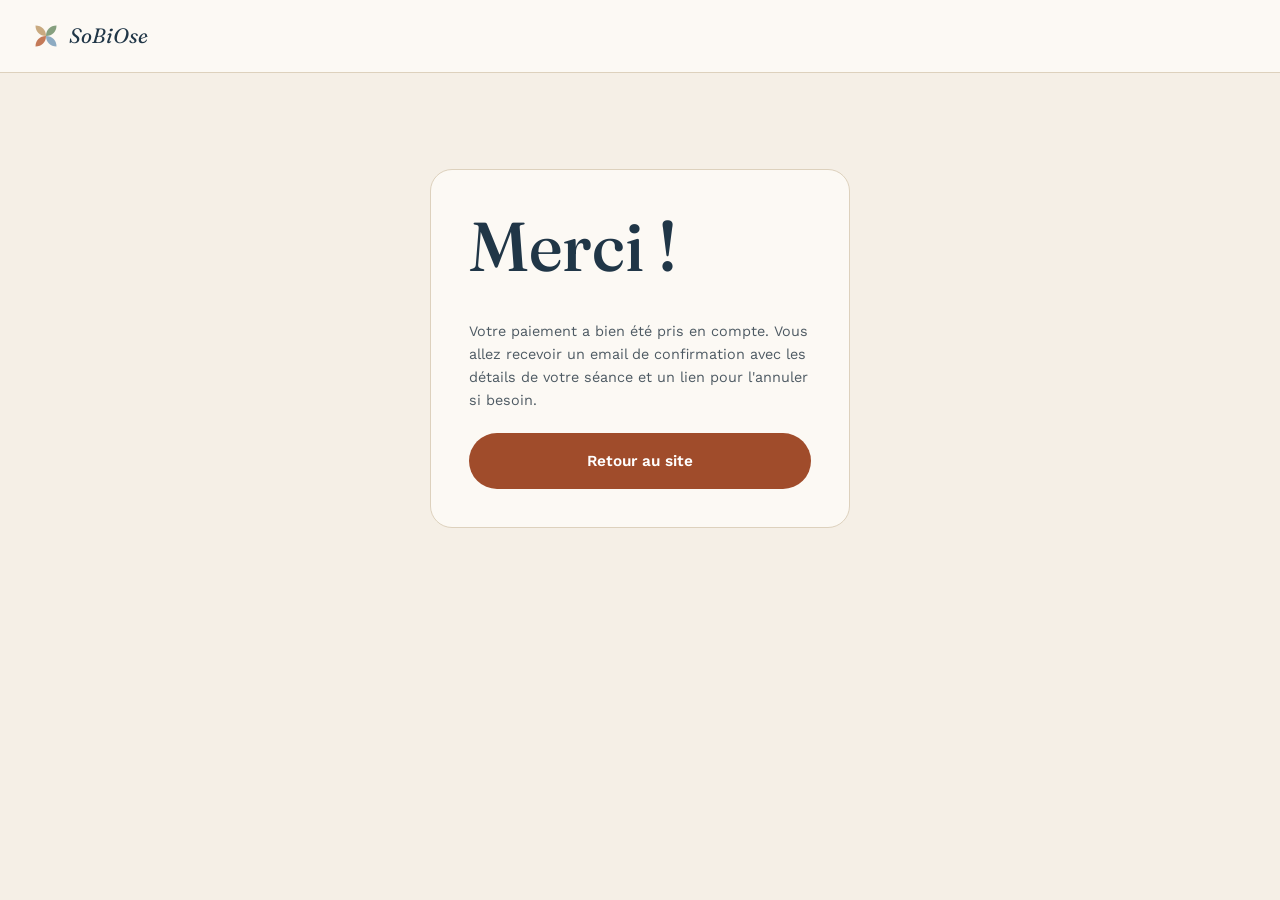
<file: merci.html>
<!DOCTYPE html>
<html lang="fr">
<head>
<meta charset="UTF-8">
<meta name="viewport" content="width=device-width, initial-scale=1.0">
<title>Merci — SoBiOse</title>
<meta name="robots" content="noindex, nofollow">

<!-- Page d'atterrissage générique pour le success_url de Stripe Checkout.
     Volontairement statique (pas de lecture Supabase) : la confirmation
     réelle du paiement passe par le webhook, qui peut arriver avec un
     léger décalage par rapport à la redirection Stripe. -->

<link href="https://fonts.googleapis.com/css2?family=Fraunces:ital,opsz,wght@0,9..144,500;1,9..144,500&family=Work+Sans:wght@400;500;600;700&family=JetBrains+Mono:wght@400;500&display=swap" rel="stylesheet">
<link rel="stylesheet" href="css/style.css">
<link rel="stylesheet" href="css/admin.css">
</head>
<body class="admin-body">

<header class="admin-header">
  <span class="brand">
    <span class="brand-mark" aria-hidden="true">
      <svg viewBox="0 0 40 40" width="28" height="28"><path class="m-so" d="M20 20C20 11 26 5 35 5c0 9-6 15-15 15z" transform="rotate(270 20 20)"/><path class="m-bio" d="M20 20C20 11 26 5 35 5c0 9-6 15-15 15z"/><path class="m-biose" d="M20 20C20 11 26 5 35 5c0 9-6 15-15 15z" transform="rotate(90 20 20)"/><path class="m-ose" d="M20 20C20 11 26 5 35 5c0 9-6 15-15 15z" transform="rotate(180 20 20)"/></svg>
    </span>
    <span class="brand-text">SoBiOse</span>
  </span>
</header>

<main class="admin-main">
  <section class="admin-card admin-login">
    <h1>Merci !</h1>
    <p class="admin-hint">Votre paiement a bien été pris en compte. Vous allez recevoir
    un email de confirmation avec les détails de votre séance et un lien pour
    l'annuler si besoin.</p>
    <a href="index.html" class="btn btn-primary">Retour au site</a>
  </section>
</main>

</body>
</html>
</file>
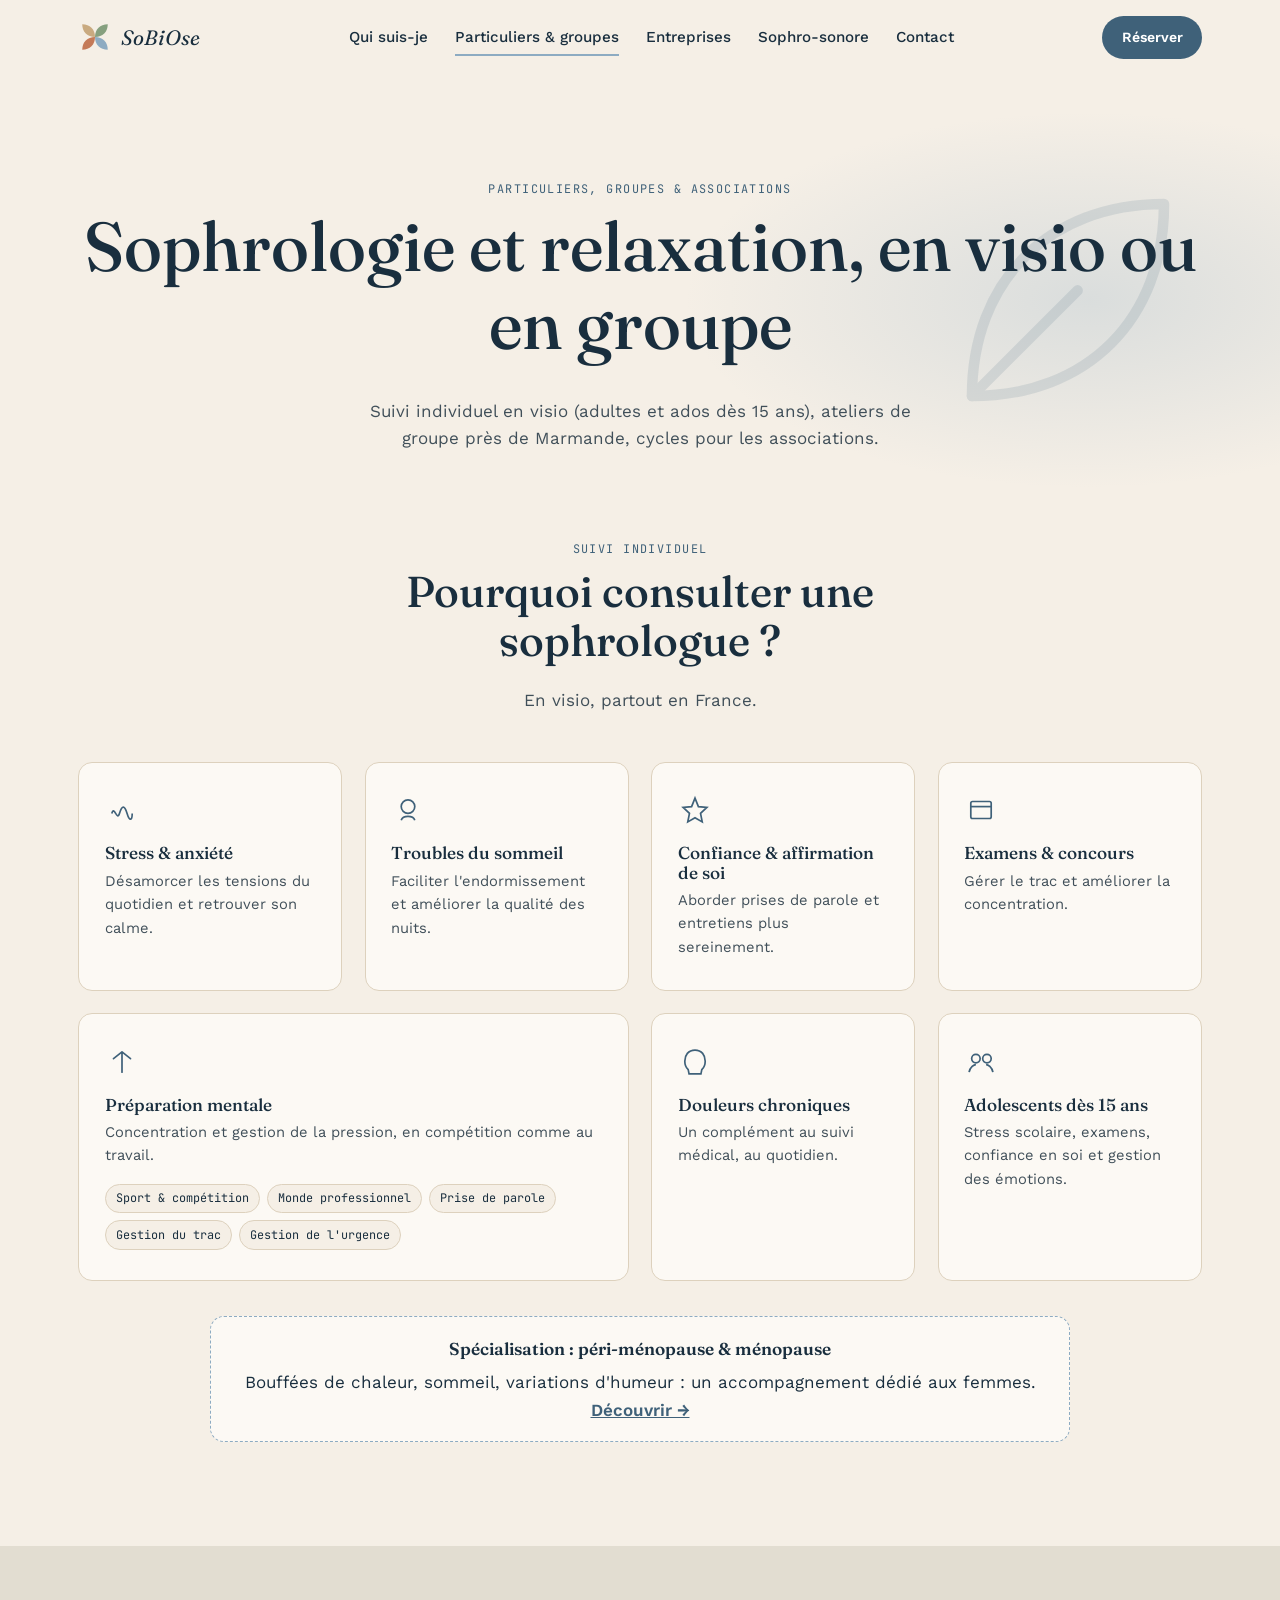
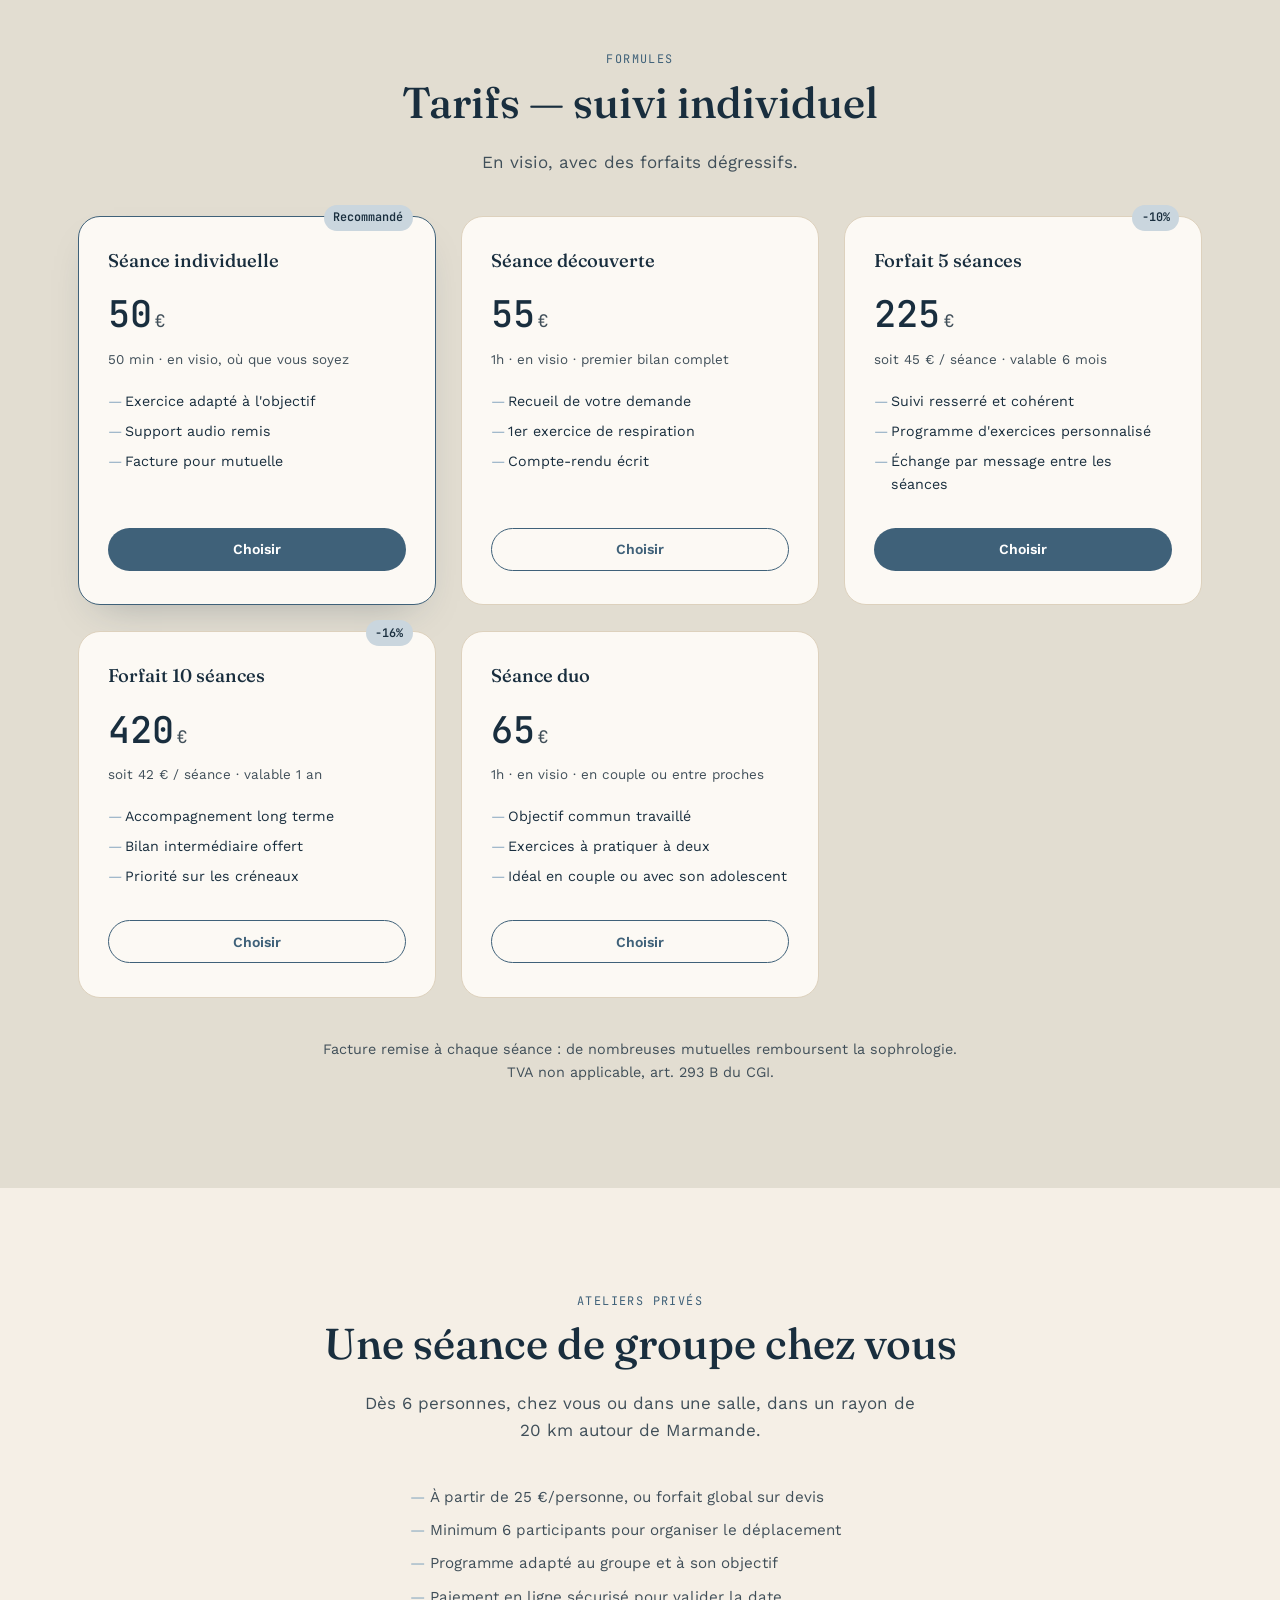
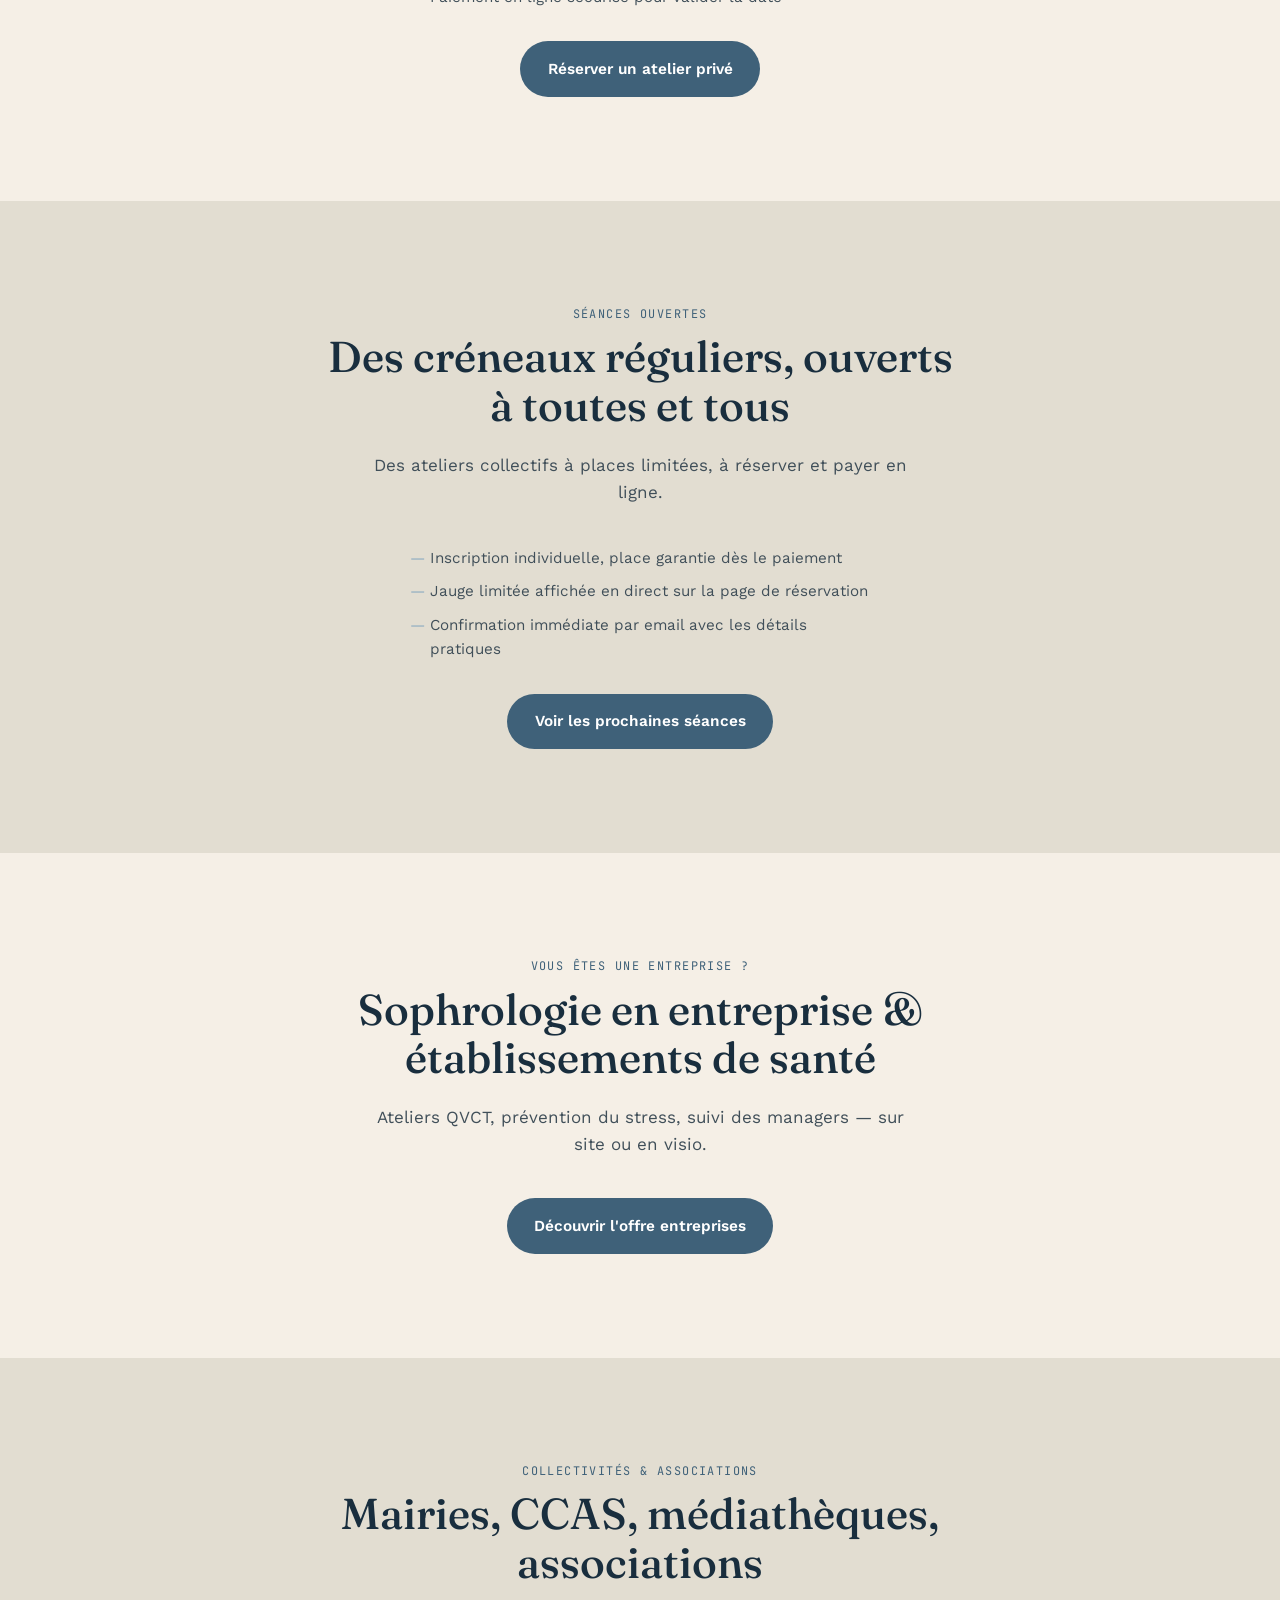
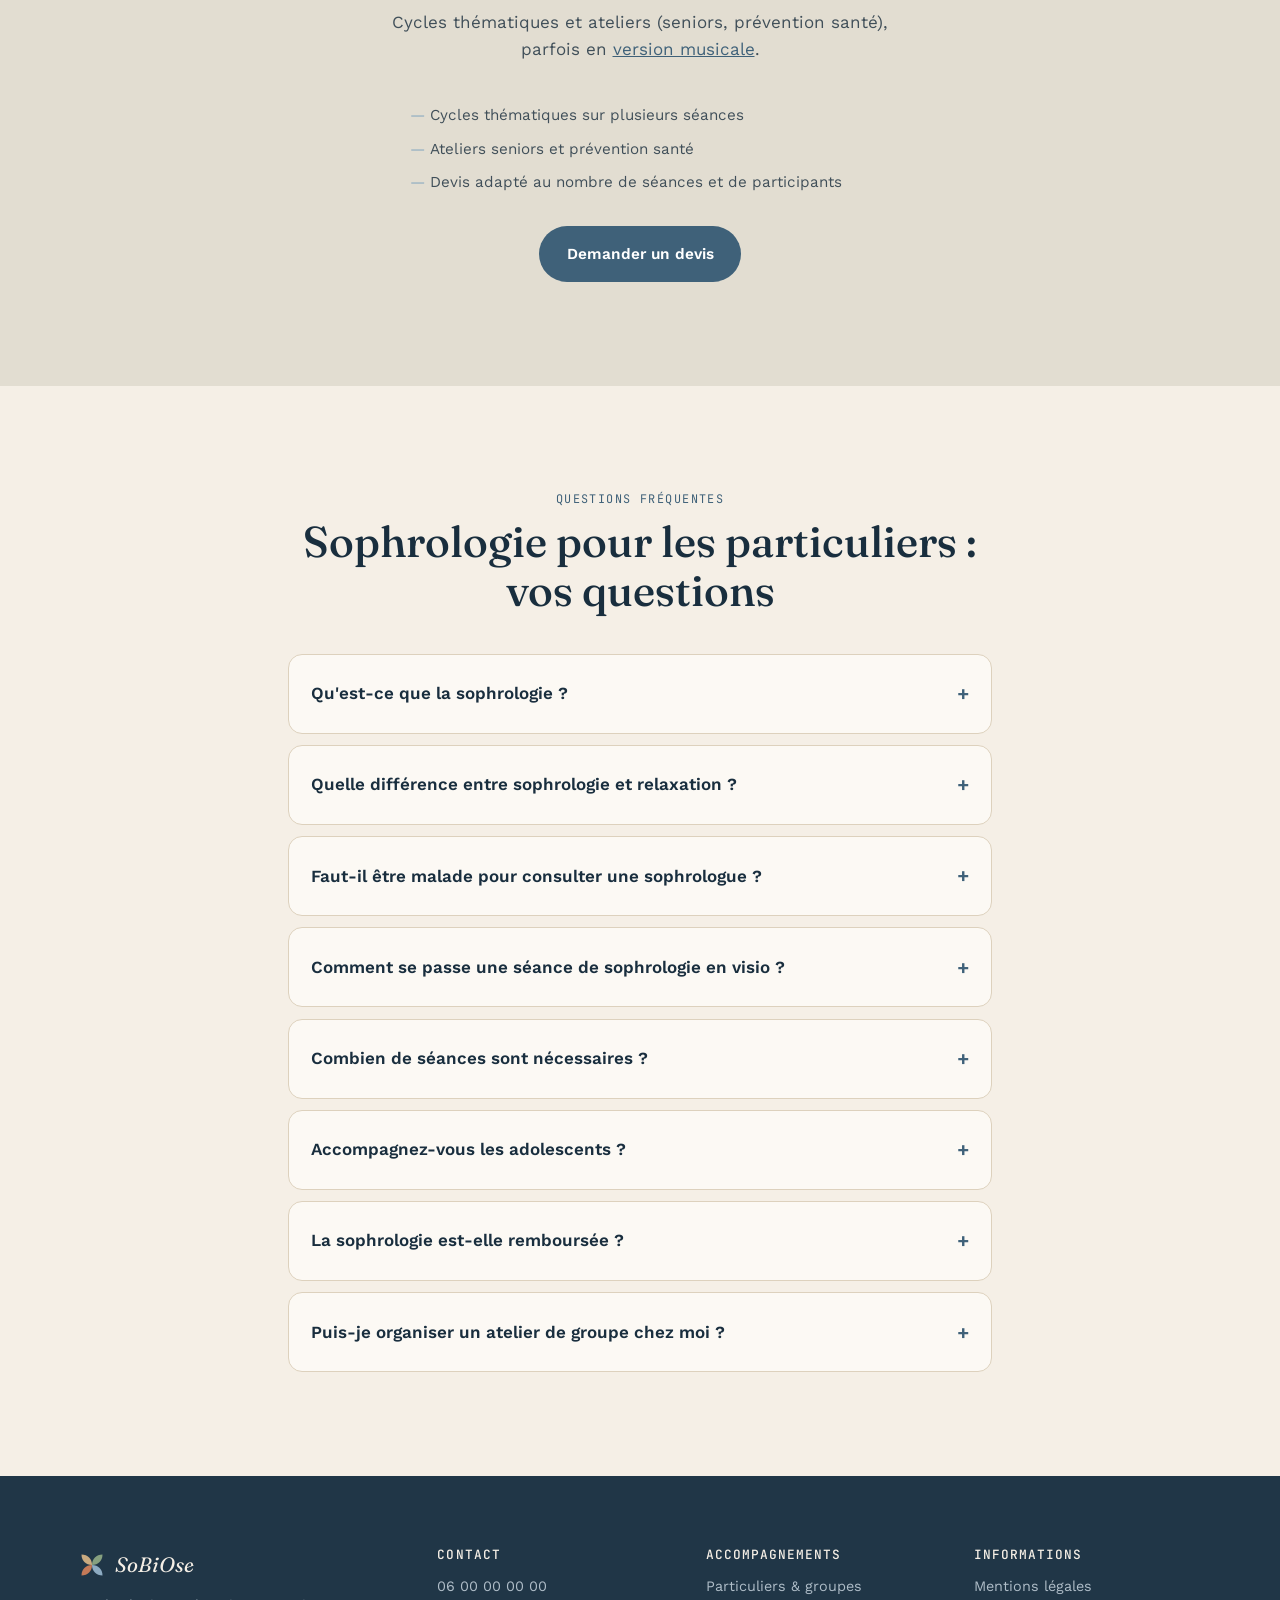
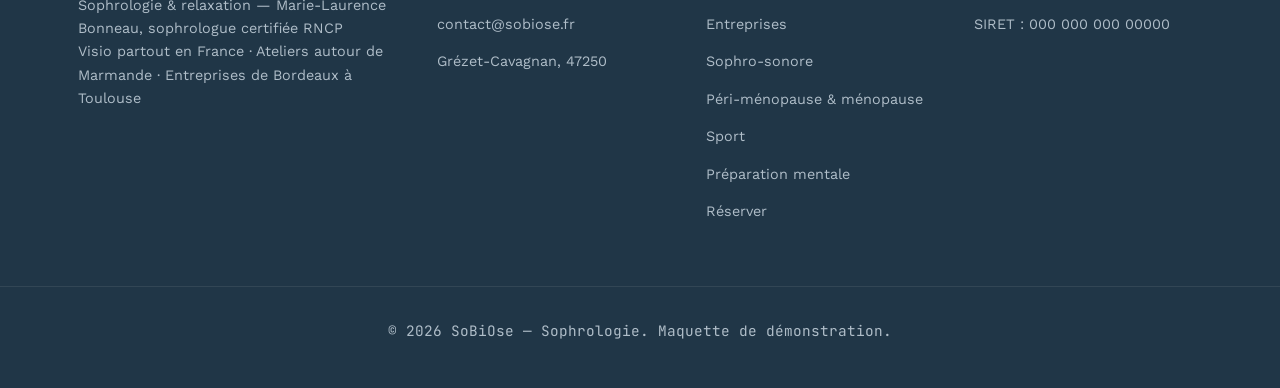
<file: offres.html>
<!DOCTYPE html>
<html lang="fr">
<head>
<meta charset="UTF-8">
<meta name="viewport" content="width=device-width, initial-scale=1.0">
<title>Sophrologie et relaxation en visio et en groupe — tarifs | SoBiOse</title>
<meta name="description" content="Séances individuelles de sophrologie et relaxation en visio pour adultes et adolescents dès 15 ans, ateliers de groupe à domicile, séances ouvertes et associations dans le Marmandais. Tarifs et réservation en ligne.">
<!-- SEO:START -->
<link rel="canonical" href="https://sobiose.fr/offres.html">
<meta property="og:url" content="https://sobiose.fr/offres.html">
<meta property="og:site_name" content="SoBiOse">
<meta property="og:image" content="https://sobiose.fr/images/marie-laurence.jpg">
<meta property="og:type" content="website">
<meta property="og:locale" content="fr_FR">
<meta property="og:title" content="Sophrologie et relaxation en visio et en groupe — tarifs | SoBiOse">
<meta property="og:description" content="Séances individuelles de sophrologie et relaxation en visio pour adultes et adolescents dès 15 ans, ateliers de groupe à domicile, séances ouvertes et associations dans le Marmandais. Tarifs et réservation en ligne.">
<script type="application/ld+json">
{
 "@context": "https://schema.org",
 "@graph": [
  {
   "@type": "ProfessionalService",
   "@id": "https://sobiose.fr/#cabinet",
   "name": "SoBiOse",
   "alternateName": "SoBiOse — Marie-Laurence Bonneau, sophrologie & relaxation",
   "url": "https://sobiose.fr/",
   "sameAs": [
    "https://www.youtube.com/@marie-c9j7u"
   ],
   "description": "Sophrologie et relaxation en visio pour adultes et adolescents dès 15 ans, ateliers de groupe dans le Marmandais, interventions en entreprise et séances de sophrologie musicale.",
   "address": {
    "@type": "PostalAddress",
    "addressLocality": "Grézet-Cavagnan",
    "postalCode": "47250",
    "addressRegion": "Nouvelle-Aquitaine",
    "addressCountry": "FR"
   },
   "areaServed": [
    {
     "@type": "City",
     "name": "Marmande"
    },
    {
     "@type": "City",
     "name": "Tonneins"
    },
    {
     "@type": "City",
     "name": "Agen"
    },
    {
     "@type": "City",
     "name": "Bordeaux"
    },
    {
     "@type": "City",
     "name": "Toulouse"
    },
    {
     "@type": "AdministrativeArea",
     "name": "Lot-et-Garonne"
    },
    {
     "@type": "AdministrativeArea",
     "name": "Gironde"
    },
    {
     "@type": "AdministrativeArea",
     "name": "Haute-Garonne"
    },
    {
     "@type": "Country",
     "name": "France"
    }
   ],
   "founder": {
    "@id": "https://sobiose.fr/#marie-laurence-bonneau"
   },
   "priceRange": "€€",
   "knowsLanguage": "fr"
  },
  {
   "@type": "Service",
   "name": "Séances de sophrologie en visio",
   "description": "Séances individuelles de sophrologie et relaxation en visio pour adultes et adolescents dès 15 ans : stress, sommeil, confiance en soi, examens.",
   "serviceType": "Sophrologie individuelle",
   "provider": {
    "@id": "https://sobiose.fr/#cabinet"
   },
   "areaServed": [
    {
     "@type": "City",
     "name": "Marmande"
    },
    {
     "@type": "City",
     "name": "Tonneins"
    },
    {
     "@type": "City",
     "name": "Agen"
    },
    {
     "@type": "City",
     "name": "Bordeaux"
    },
    {
     "@type": "City",
     "name": "Toulouse"
    },
    {
     "@type": "AdministrativeArea",
     "name": "Lot-et-Garonne"
    },
    {
     "@type": "AdministrativeArea",
     "name": "Gironde"
    },
    {
     "@type": "AdministrativeArea",
     "name": "Haute-Garonne"
    },
    {
     "@type": "Country",
     "name": "France"
    }
   ],
   "audience": {
    "@type": "Audience",
    "audienceType": "Adultes et adolescents dès 15 ans"
   }
  },
  {
   "@type": "FAQPage",
   "mainEntity": [
    {
     "@type": "Question",
     "name": "Qu'est-ce que la sophrologie ?",
     "acceptedAnswer": {
      "@type": "Answer",
      "text": "La sophrologie est une méthode psychocorporelle qui associe respiration, détente musculaire et visualisation positive. Elle aide à mieux gérer le stress, le sommeil, les émotions et les périodes de changement, avec des exercices simples que vous pouvez refaire seul·e au quotidien."
     }
    },
    {
     "@type": "Question",
     "name": "Quelle différence entre sophrologie et relaxation ?",
     "acceptedAnswer": {
      "@type": "Answer",
      "text": "La relaxation recherche la détente du corps et de l'esprit sur le moment. La sophrologie s'appuie sur cette détente pour aller plus loin : elle travaille la respiration, les sensations et la visualisation afin de construire des ressources durables. Je propose les deux selon votre besoin."
     }
    },
    {
     "@type": "Question",
     "name": "Faut-il être malade pour consulter une sophrologue ?",
     "acceptedAnswer": {
      "@type": "Answer",
      "text": "Non. La sophrologie s'adresse à toute personne qui souhaite mieux gérer son stress, son sommeil ou une période de transition. Elle ne nécessite aucune prescription et ne remplace pas un suivi médical, mais peut le compléter."
     }
    },
    {
     "@type": "Question",
     "name": "Comment se passe une séance de sophrologie en visio ?",
     "acceptedAnswer": {
      "@type": "Answer",
      "text": "Vous recevez un lien de connexion par email avant la séance. Il suffit d'un ordinateur, d'une tablette ou d'un téléphone et d'une pièce calme. Le déroulé est le même qu'en cabinet : échange, exercices guidés, puis temps de retour sur vos ressentis."
     }
    },
    {
     "@type": "Question",
     "name": "Combien de séances sont nécessaires ?",
     "acceptedAnswer": {
      "@type": "Answer",
      "text": "Cela dépend de votre objectif. Une demande ponctuelle (un examen, une prise de parole) se travaille souvent en 3 à 5 séances ; un accompagnement plus global en 8 à 10 séances. Nous faisons le point ensemble après la séance découverte."
     }
    },
    {
     "@type": "Question",
     "name": "Accompagnez-vous les adolescents ?",
     "acceptedAnswer": {
      "@type": "Answer",
      "text": "Oui, à partir de 15 ans, en visio : stress scolaire, préparation des examens, confiance en soi, sommeil. Pour les mineurs, l'accord d'un parent est demandé avant la première séance."
     }
    },
    {
     "@type": "Question",
     "name": "La sophrologie est-elle remboursée ?",
     "acceptedAnswer": {
      "@type": "Answer",
      "text": "Elle n'est pas prise en charge par la Sécurité sociale, mais de nombreuses mutuelles remboursent une partie des séances au titre des « médecines douces ». Une facture vous est remise après chaque séance."
     }
    },
    {
     "@type": "Question",
     "name": "Puis-je organiser un atelier de groupe chez moi ?",
     "acceptedAnswer": {
      "@type": "Answer",
      "text": "Oui, à partir de 6 personnes (famille, amis, collègues), dans un rayon d'environ 20 km autour de Marmande. Le programme est adapté au groupe et le tarif démarre à 25 € par personne ou se fait au forfait."
     }
    }
   ]
  }
 ]
}
</script>
<!-- SEO:END -->

<link rel="preconnect" href="https://fonts.googleapis.com">
<link rel="preconnect" href="https://fonts.gstatic.com" crossorigin>
<link href="https://fonts.googleapis.com/css2?family=Fraunces:ital,opsz,wght@0,9..144,400;0,9..144,500;0,9..144,600;1,9..144,400;1,9..144,500&family=Work+Sans:wght@400;500;600;700&family=JetBrains+Mono:wght@400;500&display=swap" rel="stylesheet">
<link rel="stylesheet" href="css/style.css">
<script>
/* Arrivée depuis l'accueil (effet zoom) : voile de la couleur de l'univers, posé avant le premier affichage */
(function () { try { var z = JSON.parse(sessionStorage.getItem('sb-zoom')); sessionStorage.removeItem('sb-zoom'); if (z && /^[a-z]+$/.test(z.k) && Date.now() - z.t < 4000) document.documentElement.setAttribute('data-zoom', z.k); } catch (e) {} })();
</script>
</head>
<body class="theme theme-quotidien">

<a class="skip-link" href="#main">Aller au contenu</a>

<!-- ============================ HEADER ============================ -->
<header class="site-header" id="site-header">
  <div class="wrap header-inner">
    <a href="index.html" class="brand">
      <span class="brand-mark" aria-hidden="true">
        <svg viewBox="0 0 40 40" width="34" height="34">
          <path class="m-so" d="M20 20C20 11 26 5 35 5c0 9-6 15-15 15z" transform="rotate(270 20 20)"/><path class="m-bio" d="M20 20C20 11 26 5 35 5c0 9-6 15-15 15z"/><path class="m-biose" d="M20 20C20 11 26 5 35 5c0 9-6 15-15 15z" transform="rotate(90 20 20)"/><path class="m-ose" d="M20 20C20 11 26 5 35 5c0 9-6 15-15 15z" transform="rotate(180 20 20)"/>
        </svg>
      </span>
      <span class="brand-text">SoBiOse</span>
    </a>

    <nav class="main-nav" id="main-nav" aria-label="Navigation principale">
      <a href="a-propos.html">Qui suis-je</a>
      <a href="offres.html" aria-current="page">Particuliers &amp; groupes</a>
      <a href="entreprises.html">Entreprises</a>
      <a href="sophrologie-musique.html">Sophro-sonore</a>
      <a href="contact.html">Contact</a>
    </nav>

    <div class="header-actions">
      <a href="reservation.html" class="btn btn-primary btn-small">Réserver</a>
      <button class="nav-toggle" id="nav-toggle" aria-expanded="false" aria-controls="main-nav" aria-label="Ouvrir le menu">
        <span></span><span></span><span></span>
      </button>
    </div>
  </div>
</header>

<main id="main">

<!-- ============================ INTRO ============================ -->
<section class="section" style="padding-bottom:2rem;">
  <div class="wrap center">
    <p class="eyebrow reveal">Particuliers, groupes &amp; associations</p>
    <h1 class="reveal">Sophrologie et relaxation, en visio ou en groupe</h1>
    <p class="section-lead reveal">Suivi individuel en visio (adultes et ados dès 15&nbsp;ans), ateliers de groupe près de Marmande, cycles pour les associations.</p>
  </div>
</section>

<!-- ============================ SUIVI INDIVIDUEL ============================ -->
<section class="section" id="individuel" style="padding-top:1rem;">
  <div class="wrap">
    <p class="eyebrow reveal center">Suivi individuel</p>
    <h2 class="section-title reveal center">Pourquoi consulter une sophrologue ?</h2>
    <p class="section-lead reveal center">En visio, partout en France.</p>

    <div class="cards-grid reveal">
      <article class="p-card">
        <span class="p-icon" aria-hidden="true">
          <svg viewBox="0 0 40 40"><path d="M8 24c3-10 6 10 9 0s6-10 9 0 6 8 6 0" fill="none" stroke="currentColor" stroke-width="2"/></svg>
        </span>
        <h3>Stress &amp; anxiété</h3>
        <p>Désamorcer les tensions du quotidien et retrouver son calme.</p>
      </article>

      <article class="p-card">
        <span class="p-icon" aria-hidden="true">
          <svg viewBox="0 0 40 40"><circle cx="20" cy="16" r="8" fill="none" stroke="currentColor" stroke-width="2"/><path d="M12 32c2-6 14-6 16 0" fill="none" stroke="currentColor" stroke-width="2"/></svg>
        </span>
        <h3>Troubles du sommeil</h3>
        <p>Faciliter l'endormissement et améliorer la qualité des nuits.</p>
      </article>

      <article class="p-card">
        <span class="p-icon" aria-hidden="true">
          <svg viewBox="0 0 40 40"><path d="M20 6l4 10 10 1-7.5 7 2 10L20 29l-8.5 5 2-10L6 17l10-1z" fill="none" stroke="currentColor" stroke-width="2"/></svg>
        </span>
        <h3>Confiance &amp; affirmation de soi</h3>
        <p>Aborder prises de parole et entretiens plus sereinement.</p>
      </article>

      <article class="p-card">
        <span class="p-icon" aria-hidden="true">
          <svg viewBox="0 0 40 40"><rect x="8" y="10" width="24" height="20" rx="2" fill="none" stroke="currentColor" stroke-width="2"/><path d="M8 16h24" stroke="currentColor" stroke-width="2"/></svg>
        </span>
        <h3>Examens &amp; concours</h3>
        <p>Gérer le trac et améliorer la concentration.</p>
      </article>

      <article class="p-card p-card-wide">
        <span class="p-icon" aria-hidden="true">
          <svg viewBox="0 0 40 40"><path d="M20 8v24M10 16l10-8 10 8" fill="none" stroke="currentColor" stroke-width="2" stroke-linecap="round" stroke-linejoin="round"/></svg>
        </span>
        <h3>Préparation mentale</h3>
        <p>Concentration et gestion de la pression, en compétition comme au travail.</p>
        <ul class="card-tags">
          <li>Sport &amp; compétition</li>
          <li>Monde professionnel</li>
          <li>Prise de parole</li>
          <li>Gestion du trac</li>
          <li>Gestion de l'urgence</li>
        </ul>
      </article>

      <article class="p-card">
        <span class="p-icon" aria-hidden="true">
          <svg viewBox="0 0 40 40"><path d="M20 6c-8 0-12 6-12 13 0 5 2 8 4 10l1 5h14l1-5c2-2 4-5 4-10 0-7-4-13-12-13z" fill="none" stroke="currentColor" stroke-width="2"/></svg>
        </span>
        <h3>Douleurs chroniques</h3>
        <p>Un complément au suivi médical, au quotidien.</p>
      </article>

      <article class="p-card">
        <span class="p-icon" aria-hidden="true">
          <svg viewBox="0 0 40 40"><circle cx="14" cy="16" r="5" fill="none" stroke="currentColor" stroke-width="2"/><circle cx="27" cy="16" r="5" fill="none" stroke="currentColor" stroke-width="2"/><path d="M6 32c1-6 6-9 8-9M34 32c-1-6-6-9-8-9" fill="none" stroke="currentColor" stroke-width="2"/></svg>
        </span>
        <h3>Adolescents dès 15 ans</h3>
        <p>Stress scolaire, examens, confiance en soi et gestion des émotions.</p>
      </article>
    </div>

    <div class="offer-banner reveal">
      <p><strong>Spécialisation&nbsp;: péri-ménopause &amp; ménopause</strong></p>
      <p>Bouffées de chaleur, sommeil, variations d'humeur&nbsp;: un accompagnement dédié aux femmes. <a href="menopause.html">Découvrir →</a></p>
    </div>
  </div>
</section>

<!-- ============================ TARIFS INDIVIDUELS ============================ -->
<section class="section section-alt" id="tarifs">
  <div class="wrap">
    <p class="eyebrow reveal center">Formules</p>
    <h2 class="section-title reveal center">Tarifs — suivi individuel</h2>
    <p class="section-lead reveal center">En visio, avec des forfaits dégressifs.</p>

    <div class="pricing-grid reveal">
      <article class="price-card is-featured">
        <span class="badge">Recommandé</span>
        <h3>Séance individuelle</h3>
        <p class="price"><span class="amount">50</span><span class="unit">€</span></p>
        <p class="price-meta">50 min · en visio, où que vous soyez</p>
        <ul>
          <li>Exercice adapté à l'objectif</li>
          <li>Support audio remis</li>
          <li>Facture pour mutuelle</li>
        </ul>
        <a href="reservation.html?format=individuel&amp;service=Séance individuelle" class="btn btn-primary btn-small">Choisir</a>
      </article>

      <article class="price-card">
        <h3>Séance découverte</h3>
        <p class="price"><span class="amount">55</span><span class="unit">€</span></p>
        <p class="price-meta">1h · en visio · premier bilan complet</p>
        <ul>
          <li>Recueil de votre demande</li>
          <li>1er exercice de respiration</li>
          <li>Compte-rendu écrit</li>
        </ul>
        <a href="reservation.html?format=individuel&amp;service=Séance découverte" class="btn btn-outline btn-small">Choisir</a>
      </article>

      <article class="price-card">
        <span class="badge">-10%</span>
        <h3>Forfait 5 séances</h3>
        <p class="price"><span class="amount">225</span><span class="unit">€</span></p>
        <p class="price-meta">soit 45&nbsp;€ / séance · valable 6 mois</p>
        <ul>
          <li>Suivi resserré et cohérent</li>
          <li>Programme d'exercices personnalisé</li>
          <li>Échange par message entre les séances</li>
        </ul>
        <a href="reservation.html?format=individuel&amp;service=Forfait 5 séances" class="btn btn-primary btn-small">Choisir</a>
      </article>

      <article class="price-card">
        <span class="badge">-16%</span>
        <h3>Forfait 10 séances</h3>
        <p class="price"><span class="amount">420</span><span class="unit">€</span></p>
        <p class="price-meta">soit 42&nbsp;€ / séance · valable 1 an</p>
        <ul>
          <li>Accompagnement long terme</li>
          <li>Bilan intermédiaire offert</li>
          <li>Priorité sur les créneaux</li>
        </ul>
        <a href="reservation.html?format=individuel&amp;service=Forfait 10 séances" class="btn btn-outline btn-small">Choisir</a>
      </article>

      <article class="price-card">
        <h3>Séance duo</h3>
        <p class="price"><span class="amount">65</span><span class="unit">€</span></p>
        <p class="price-meta">1h · en visio · en couple ou entre proches</p>
        <ul>
          <li>Objectif commun travaillé</li>
          <li>Exercices à pratiquer à deux</li>
          <li>Idéal en couple ou avec son adolescent</li>
        </ul>
        <a href="reservation.html?format=individuel&amp;service=Séance duo" class="btn btn-outline btn-small">Choisir</a>
      </article>
    </div>

    <p class="tarif-note reveal">Facture remise à chaque séance : de nombreuses mutuelles remboursent la sophrologie.<br>TVA non applicable, art.&nbsp;293&nbsp;B du CGI.</p>
  </div>
</section>

<!-- ============================ ATELIERS PRIVÉS À DOMICILE ============================ -->
<section class="section" id="groupe-prive">
  <div class="wrap offer-detail center">
    <p class="eyebrow">Ateliers privés</p>
    <h2 class="section-title">Une séance de groupe chez vous</h2>
    <p class="section-lead">Dès 6 personnes, chez vous ou dans une salle, dans un rayon de 20&nbsp;km autour de Marmande.</p>
    <ul>
      <li>À partir de 25&nbsp;€/personne, ou forfait global sur devis</li>
      <li>Minimum 6 participants pour organiser le déplacement</li>
      <li>Programme adapté au groupe et à son objectif</li>
      <li>Paiement en ligne sécurisé pour valider la date</li>
    </ul>
    <a href="reservation.html?format=groupe-prive" class="btn btn-primary">Réserver un atelier privé</a>
  </div>
</section>

<!-- ============================ SÉANCES DE GROUPE OUVERTES ============================ -->
<section class="section section-alt" id="groupe-ouvert">
  <div class="wrap offer-detail center">
    <p class="eyebrow">Séances ouvertes</p>
    <h2 class="section-title">Des créneaux réguliers, ouverts à toutes et tous</h2>
    <p class="section-lead">Des ateliers collectifs à places limitées, à réserver et payer en ligne.</p>
    <ul>
      <li>Inscription individuelle, place garantie dès le paiement</li>
      <li>Jauge limitée affichée en direct sur la page de réservation</li>
      <li>Confirmation immédiate par email avec les détails pratiques</li>
    </ul>
    <a href="reservation.html?format=groupe-ouvert" class="btn btn-primary">Voir les prochaines séances</a>
  </div>
</section>

<!-- ============================ RENVOI ENTREPRISES ============================ -->
<section class="section" id="entreprises">
  <div class="wrap offer-detail center">
    <p class="eyebrow">Vous êtes une entreprise ?</p>
    <h2 class="section-title">Sophrologie en entreprise &amp; établissements de santé</h2>
    <p class="section-lead">Ateliers QVCT, prévention du stress, suivi des managers — sur site ou en visio.</p>
    <a href="entreprises.html" class="btn btn-primary">Découvrir l'offre entreprises</a>
  </div>
</section>

<!-- ============================ COLLECTIVITÉS & ASSOCIATIONS ============================ -->
<section class="section section-alt" id="collectivites">
  <div class="wrap offer-detail center">
    <p class="eyebrow">Collectivités &amp; associations</p>
    <h2 class="section-title">Mairies, CCAS, médiathèques, associations</h2>
    <p class="section-lead">Cycles thématiques et ateliers (seniors, prévention santé), parfois en <a href="sophrologie-musique.html">version musicale</a>.</p>
    <ul>
      <li>Cycles thématiques sur plusieurs séances</li>
      <li>Ateliers seniors et prévention santé</li>
      <li>Devis adapté au nombre de séances et de participants</li>
    </ul>
    <a href="contact.html?objet=collectivite#devis" class="btn btn-primary">Demander un devis</a>
  </div>
</section>

<!-- ============================ FAQ PARTICULIERS ============================ -->
<section class="section" id="faq">
  <div class="wrap faq-wrap">
    <p class="eyebrow reveal center">Questions fréquentes</p>
    <h2 class="section-title reveal center">Sophrologie pour les particuliers : vos questions</h2>

    <div class="faq-list reveal">
      <details class="faq-item">
        <summary>Qu'est-ce que la sophrologie ?</summary>
        <p>La sophrologie est une méthode psychocorporelle qui associe
        respiration, détente musculaire et visualisation positive. Elle aide
        à mieux gérer le stress, le sommeil, les émotions et les périodes de
        changement, avec des exercices simples que vous pouvez refaire seul·e
        au quotidien.</p>
      </details>
      <details class="faq-item">
        <summary>Quelle différence entre sophrologie et relaxation ?</summary>
        <p>La relaxation recherche la détente du corps et de l'esprit sur le
        moment. La sophrologie s'appuie sur cette détente pour aller plus
        loin : elle travaille la respiration, les sensations et la
        visualisation afin de construire des ressources durables. Je propose
        les deux selon votre besoin.</p>
      </details>
      <details class="faq-item">
        <summary>Faut-il être malade pour consulter une sophrologue ?</summary>
        <p>Non. La sophrologie s'adresse à toute personne qui souhaite mieux
        gérer son stress, son sommeil ou une période de transition. Elle ne
        nécessite aucune prescription et ne remplace pas un suivi médical,
        mais peut le compléter.</p>
      </details>
      <details class="faq-item">
        <summary>Comment se passe une séance de sophrologie en visio ?</summary>
        <p>Vous recevez un lien de connexion par email avant la séance. Il
        suffit d'un ordinateur, d'une tablette ou d'un téléphone et d'une pièce
        calme. Le déroulé est le même qu'en cabinet : échange, exercices
        guidés, puis temps de retour sur vos ressentis.</p>
      </details>
      <details class="faq-item">
        <summary>Combien de séances sont nécessaires ?</summary>
        <p>Cela dépend de votre objectif. Une demande ponctuelle (un examen,
        une prise de parole) se travaille souvent en 3 à 5 séances ; un
        accompagnement plus global en 8 à 10 séances. Nous faisons le point
        ensemble après la séance découverte.</p>
      </details>
      <details class="faq-item">
        <summary>Accompagnez-vous les adolescents ?</summary>
        <p>Oui, à partir de 15 ans, en visio : stress scolaire, préparation
        des examens, confiance en soi, sommeil. Pour les mineurs, l'accord
        d'un parent est demandé avant la première séance.</p>
      </details>
      <details class="faq-item">
        <summary>La sophrologie est-elle remboursée ?</summary>
        <p>Elle n'est pas prise en charge par la Sécurité sociale, mais de
        nombreuses mutuelles remboursent une partie des séances au titre des
        « médecines douces ». Une facture vous est remise après chaque
        séance.</p>
      </details>
      <details class="faq-item">
        <summary>Puis-je organiser un atelier de groupe chez moi ?</summary>
        <p>Oui, à partir de 6 personnes (famille, amis, collègues), dans un
        rayon d'environ 20&nbsp;km autour de Marmande. Le programme est adapté
        au groupe et le tarif démarre à 25&nbsp;€ par personne ou se fait au
        forfait.</p>
      </details>
    </div>
  </div>
</section>

</main>

<!-- ============================ FOOTER ============================ -->
<footer class="site-footer">
  <div class="wrap footer-inner">
    <div>
      <a href="index.html" class="brand brand-footer">
        <span class="brand-mark" aria-hidden="true">
          <svg viewBox="0 0 40 40" width="28" height="28">
            <path class="m-so" d="M20 20C20 11 26 5 35 5c0 9-6 15-15 15z" transform="rotate(270 20 20)"/><path class="m-bio" d="M20 20C20 11 26 5 35 5c0 9-6 15-15 15z"/><path class="m-biose" d="M20 20C20 11 26 5 35 5c0 9-6 15-15 15z" transform="rotate(90 20 20)"/><path class="m-ose" d="M20 20C20 11 26 5 35 5c0 9-6 15-15 15z" transform="rotate(180 20 20)"/>
          </svg>
        </span>
        <span class="brand-text">SoBiOse</span>
      </a>
      <p>Sophrologie &amp; relaxation — Marie-Laurence Bonneau, sophrologue certifiée RNCP<br>Visio partout en France · Ateliers autour de Marmande · Entreprises de Bordeaux à Toulouse</p>
    </div>

    <div>
      <h4>Contact</h4>
      <p><a href="tel:+33600000000">06 00 00 00 00</a></p>
      <p><a href="mailto:contact@sobiose.fr">contact@sobiose.fr</a></p>
      <p>Grézet-Cavagnan, 47250</p>
    </div>

    <div>
      <h4>Accompagnements</h4>
      <p><a href="offres.html">Particuliers &amp; groupes</a></p>
      <p><a href="entreprises.html">Entreprises</a></p>
      <p><a href="sophrologie-musique.html">Sophro-sonore</a></p>
      <p><a href="menopause.html">Péri-ménopause &amp; ménopause</a></p>
      <p><a href="sport.html">Sport</a></p>
      <p><a href="preparation-mentale.html">Préparation mentale</a></p>
      <p><a href="reservation.html">Réserver</a></p>
    </div>

    <div>
      <h4>Informations</h4>
      <p><a href="#">Mentions légales</a></p>
      <p>SIRET : 000 000 000 00000</p>
    </div>
  </div>
  <p class="footer-copy">© 2026 SoBiOse — Sophrologie. Maquette de démonstration.</p>
</footer>

<script src="js/site.js"></script>
</body>
</html>
</file>
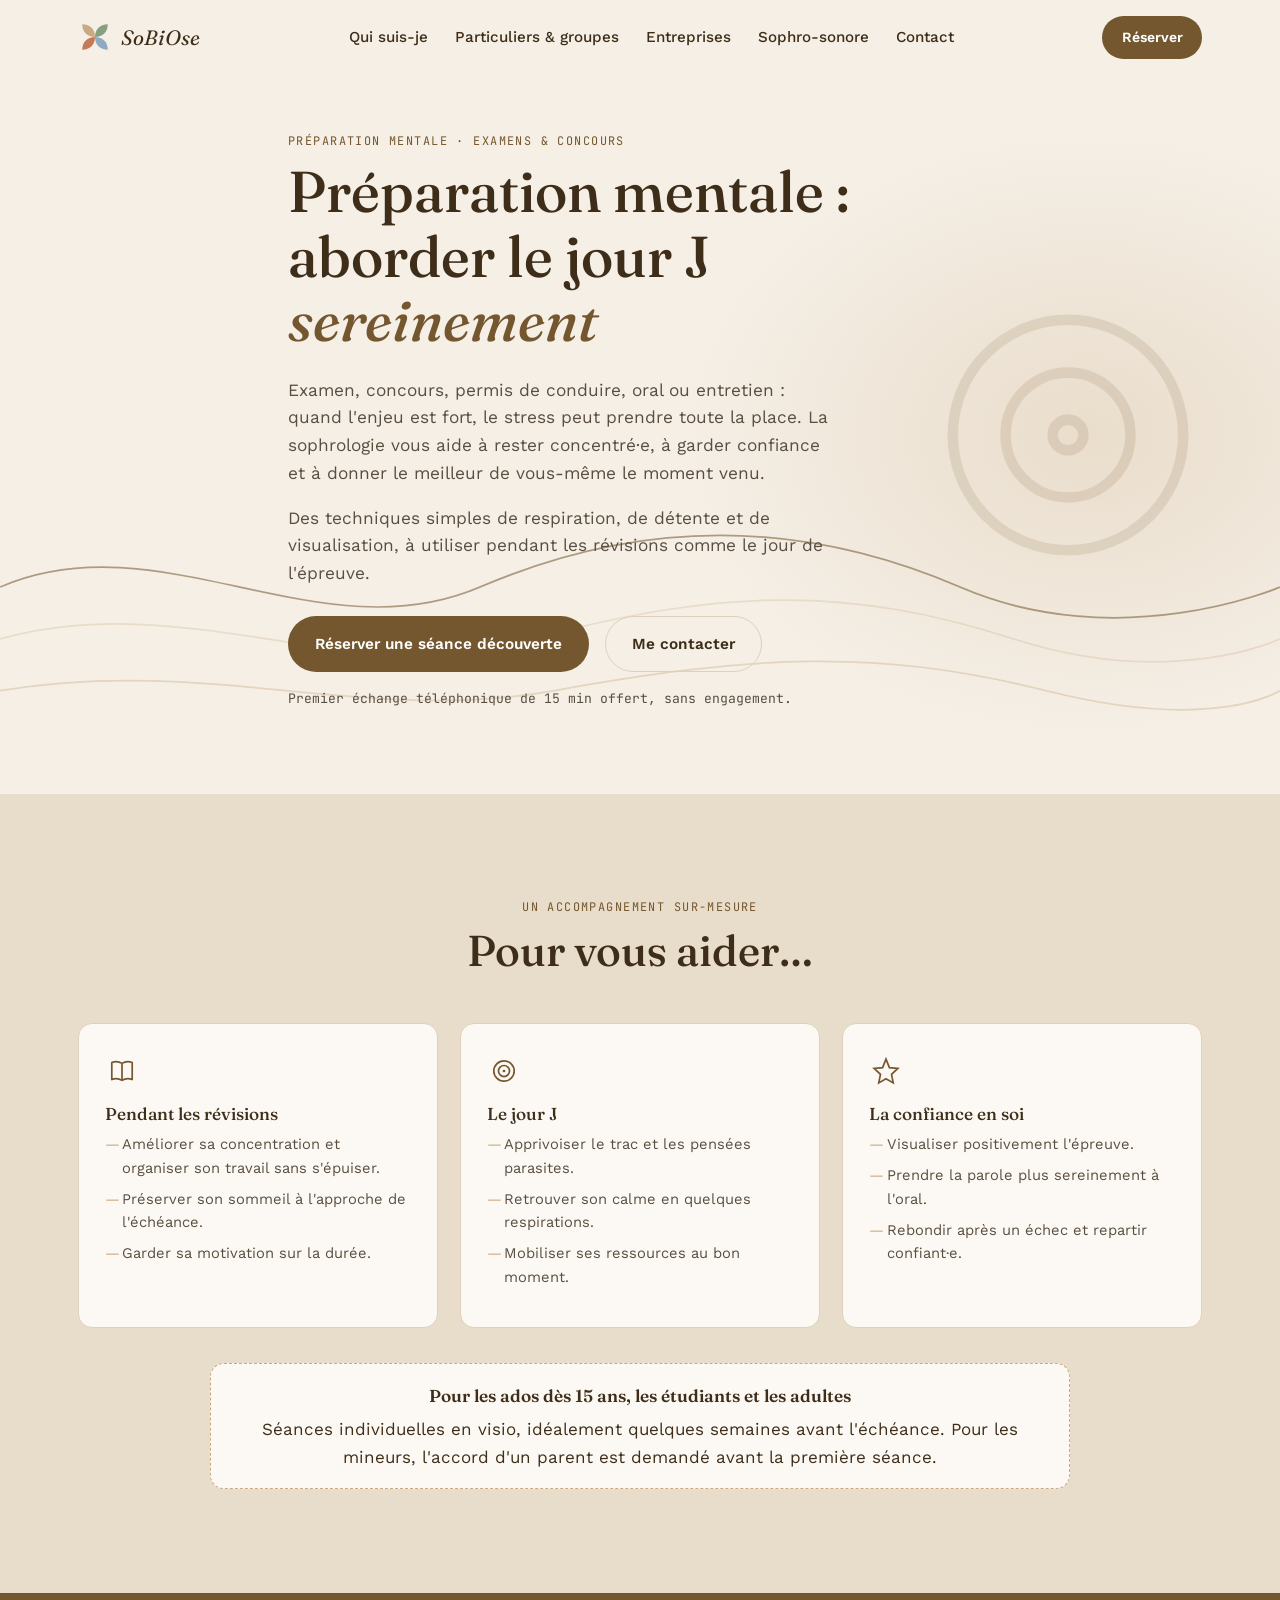
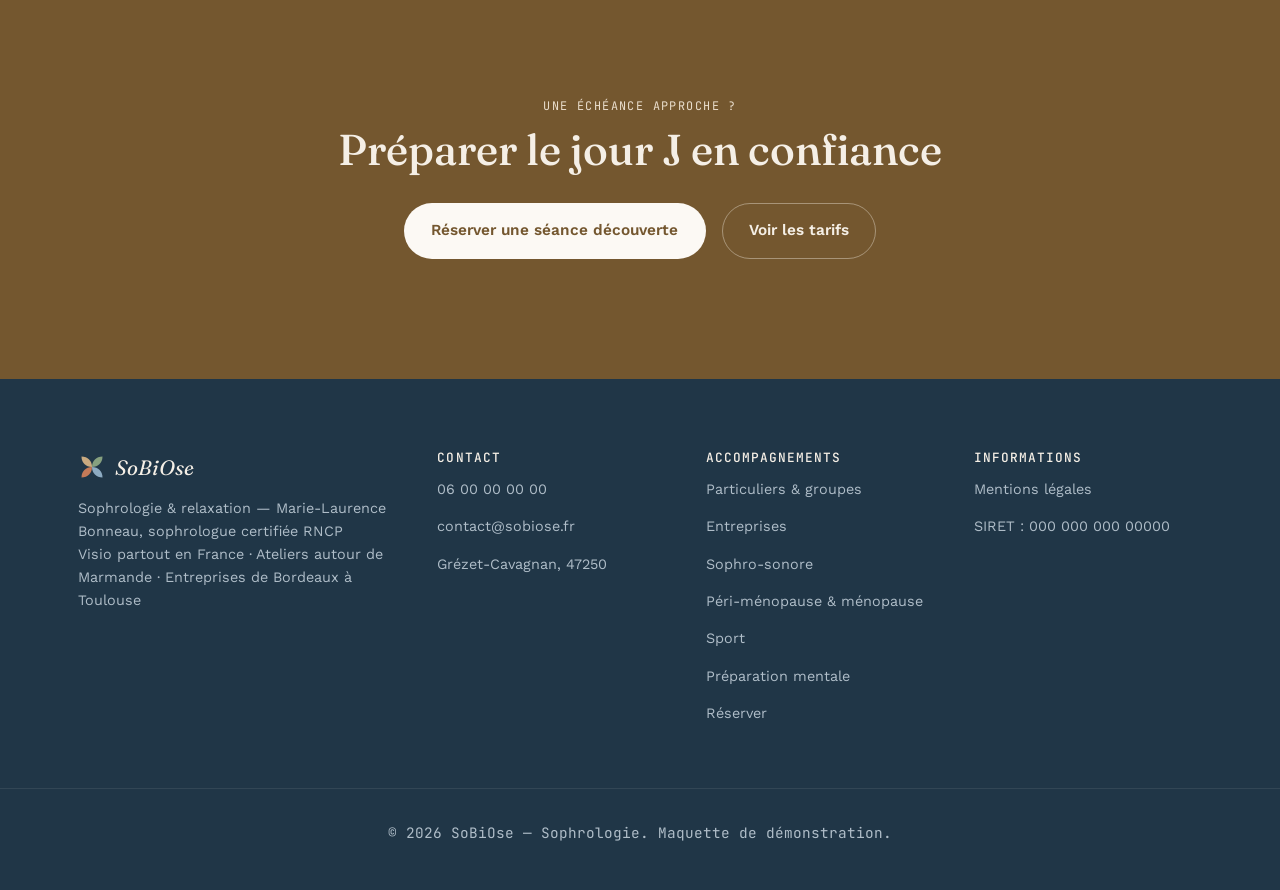
<file: preparation-mentale.html>
<!DOCTYPE html>
<html lang="fr">
<head>
<meta charset="UTF-8">
<meta name="viewport" content="width=device-width, initial-scale=1.0">
<title>Préparation mentale aux examens et concours : gérer le trac | SoBiOse</title>
<meta name="description" content="Sophrologie pour préparer un examen, un concours ou une épreuve : gestion du trac, concentration, sommeil et confiance en soi. Séances en visio pour les ados dès 15 ans, les étudiants et les adultes.">
<!-- SEO:START -->
<link rel="canonical" href="https://sobiose.fr/preparation-mentale.html">
<meta property="og:url" content="https://sobiose.fr/preparation-mentale.html">
<meta property="og:site_name" content="SoBiOse">
<meta property="og:image" content="https://sobiose.fr/images/marie-laurence.jpg">
<meta property="og:type" content="website">
<meta property="og:locale" content="fr_FR">
<meta property="og:title" content="Préparation mentale aux examens et concours : gérer le trac | SoBiOse">
<meta property="og:description" content="Sophrologie pour préparer un examen, un concours ou une épreuve : gestion du trac, concentration, sommeil et confiance en soi. Séances en visio pour les ados dès 15 ans, les étudiants et les adultes.">
<script type="application/ld+json">
{
 "@context": "https://schema.org",
 "@graph": [
  {
   "@type": "ProfessionalService",
   "@id": "https://sobiose.fr/#cabinet",
   "name": "SoBiOse",
   "alternateName": "SoBiOse — Marie-Laurence Bonneau, sophrologie & relaxation",
   "url": "https://sobiose.fr/",
   "sameAs": [
    "https://www.youtube.com/@marie-c9j7u"
   ],
   "description": "Sophrologie et relaxation en visio pour adultes et adolescents dès 15 ans, ateliers de groupe dans le Marmandais, interventions en entreprise et séances de sophrologie musicale.",
   "address": {
    "@type": "PostalAddress",
    "addressLocality": "Grézet-Cavagnan",
    "postalCode": "47250",
    "addressRegion": "Nouvelle-Aquitaine",
    "addressCountry": "FR"
   },
   "areaServed": [
    {
     "@type": "City",
     "name": "Marmande"
    },
    {
     "@type": "City",
     "name": "Tonneins"
    },
    {
     "@type": "City",
     "name": "Agen"
    },
    {
     "@type": "City",
     "name": "Bordeaux"
    },
    {
     "@type": "City",
     "name": "Toulouse"
    },
    {
     "@type": "AdministrativeArea",
     "name": "Lot-et-Garonne"
    },
    {
     "@type": "AdministrativeArea",
     "name": "Gironde"
    },
    {
     "@type": "AdministrativeArea",
     "name": "Haute-Garonne"
    },
    {
     "@type": "Country",
     "name": "France"
    }
   ],
   "founder": {
    "@id": "https://sobiose.fr/#marie-laurence-bonneau"
   },
   "priceRange": "€€",
   "knowsLanguage": "fr"
  },
  {
   "@type": "Service",
   "name": "Préparation mentale aux examens et concours",
   "description": "Sophrologie pour préparer un examen, un concours ou une épreuve : gestion du trac, concentration, sommeil et confiance en soi.",
   "serviceType": "Préparation mentale",
   "provider": {
    "@id": "https://sobiose.fr/#cabinet"
   },
   "areaServed": [
    {
     "@type": "City",
     "name": "Marmande"
    },
    {
     "@type": "City",
     "name": "Tonneins"
    },
    {
     "@type": "City",
     "name": "Agen"
    },
    {
     "@type": "City",
     "name": "Bordeaux"
    },
    {
     "@type": "City",
     "name": "Toulouse"
    },
    {
     "@type": "AdministrativeArea",
     "name": "Lot-et-Garonne"
    },
    {
     "@type": "AdministrativeArea",
     "name": "Gironde"
    },
    {
     "@type": "AdministrativeArea",
     "name": "Haute-Garonne"
    },
    {
     "@type": "Country",
     "name": "France"
    }
   ],
   "audience": {
    "@type": "Audience",
    "audienceType": "Adolescents dès 15 ans, étudiants et adultes"
   }
  }
 ]
}
</script>
<!-- SEO:END -->

<link rel="preconnect" href="https://fonts.googleapis.com">
<link rel="preconnect" href="https://fonts.gstatic.com" crossorigin>
<link href="https://fonts.googleapis.com/css2?family=Fraunces:ital,opsz,wght@0,9..144,400;0,9..144,500;0,9..144,600;1,9..144,400;1,9..144,500&family=Work+Sans:wght@400;500;600;700&family=JetBrains+Mono:wght@400;500&display=swap" rel="stylesheet">
<link rel="stylesheet" href="css/style.css">
<script>
/* Arrivée depuis l'accueil (effet zoom) : voile de la couleur de l'univers, posé avant le premier affichage */
(function () { try { var z = JSON.parse(sessionStorage.getItem('sb-zoom')); sessionStorage.removeItem('sb-zoom'); if (z && /^[a-z]+$/.test(z.k) && Date.now() - z.t < 4000) document.documentElement.setAttribute('data-zoom', z.k); } catch (e) {} })();
</script>
</head>
<body class="theme theme-prepa">

<a class="skip-link" href="#main">Aller au contenu</a>

<!-- ============================ HEADER ============================ -->
<header class="site-header" id="site-header">
  <div class="wrap header-inner">
    <a href="index.html" class="brand">
      <span class="brand-mark" aria-hidden="true">
        <svg viewBox="0 0 40 40" width="34" height="34">
          <path class="m-so" d="M20 20C20 11 26 5 35 5c0 9-6 15-15 15z" transform="rotate(270 20 20)"/><path class="m-bio" d="M20 20C20 11 26 5 35 5c0 9-6 15-15 15z"/><path class="m-biose" d="M20 20C20 11 26 5 35 5c0 9-6 15-15 15z" transform="rotate(90 20 20)"/><path class="m-ose" d="M20 20C20 11 26 5 35 5c0 9-6 15-15 15z" transform="rotate(180 20 20)"/>
        </svg>
      </span>
      <span class="brand-text">SoBiOse</span>
    </a>

    <nav class="main-nav" id="main-nav" aria-label="Navigation principale">
      <a href="a-propos.html">Qui suis-je</a>
      <a href="offres.html">Particuliers &amp; groupes</a>
      <a href="entreprises.html">Entreprises</a>
      <a href="sophrologie-musique.html">Sophro-sonore</a>
      <a href="contact.html">Contact</a>
    </nav>

    <div class="header-actions">
      <a href="reservation.html" class="btn btn-primary btn-small">Réserver</a>
      <button class="nav-toggle" id="nav-toggle" aria-expanded="false" aria-controls="main-nav" aria-label="Ouvrir le menu">
        <span></span><span></span><span></span>
      </button>
    </div>
  </div>
</header>


<main id="main">

<!-- ============================ INTRO ============================ -->
<section class="hero hero-page" id="preparation-mentale">
  <div class="hero-waves" aria-hidden="true">
    <svg viewBox="0 0 1200 500" preserveAspectRatio="none">
      <path class="wave wave-1" d="M0 260 C 150 180, 300 340, 450 260 S 750 180, 900 260 S 1200 260, 1200 260" />
      <path class="wave wave-2" d="M0 320 C 180 260, 320 380, 500 320 S 800 260, 950 320 S 1200 320, 1200 320" />
      <path class="wave wave-3" d="M0 380 C 200 340, 340 420, 520 380 S 820 330, 980 380 S 1200 380, 1200 380" />
    </svg>
  </div>
  <div class="wrap hero-inner">
    <p class="eyebrow reveal">Préparation mentale · Examens &amp; concours</p>
    <h1 class="hero-title reveal">Préparation mentale : aborder le jour J <em>sereinement</em></h1>
    <p class="hero-text reveal">Examen, concours, permis de conduire, oral ou entretien : quand l'enjeu est fort, le stress peut prendre toute la place. La sophrologie vous aide à rester concentré·e, à garder confiance et à donner le meilleur de vous-même le moment venu.</p>
    <p class="hero-text reveal">Des techniques simples de respiration, de détente et de visualisation, à utiliser pendant les révisions comme le jour de l'épreuve.</p>
    <div class="hero-cta reveal">
      <a href="reservation.html?format=individuel&amp;service=Séance découverte" class="btn btn-primary">Réserver une séance découverte</a>
      <a href="contact.html" class="btn btn-ghost">Me contacter</a>
    </div>
    <p class="hero-note reveal">Premier échange téléphonique de 15 min offert, sans engagement.</p>
  </div>
</section>

<!-- ============================ OBJECTIFS ============================ -->
<section class="section section-alt" id="objectifs">
  <div class="wrap">
    <p class="eyebrow reveal center">Un accompagnement sur-mesure</p>
    <h2 class="section-title reveal center">Pour vous aider…</h2>

    <div class="cards-grid pillars-grid reveal">
      <article class="p-card">
        <span class="p-icon" aria-hidden="true">
          <svg viewBox="0 0 40 40"><path d="M8 10c4-1.5 8-1.5 12 1v20c-4-2.5-8-2.5-12-1zM32 10c-4-1.5-8-1.5-12 1v20c4-2.5 8-2.5 12-1z" fill="none" stroke="currentColor" stroke-width="2" stroke-linejoin="round"/></svg>
        </span>
        <h3>Pendant les révisions</h3>
        <ul class="card-list">
          <li>Améliorer sa concentration et organiser son travail sans s'épuiser.</li>
          <li>Préserver son sommeil à l'approche de l'échéance.</li>
          <li>Garder sa motivation sur la durée.</li>
        </ul>
      </article>
      <article class="p-card">
        <span class="p-icon" aria-hidden="true">
          <svg viewBox="0 0 40 40"><circle cx="20" cy="20" r="12" fill="none" stroke="currentColor" stroke-width="2"/><circle cx="20" cy="20" r="6.5" fill="none" stroke="currentColor" stroke-width="2"/><circle cx="20" cy="20" r="1.6" fill="currentColor"/></svg>
        </span>
        <h3>Le jour J</h3>
        <ul class="card-list">
          <li>Apprivoiser le trac et les pensées parasites.</li>
          <li>Retrouver son calme en quelques respirations.</li>
          <li>Mobiliser ses ressources au bon moment.</li>
        </ul>
      </article>
      <article class="p-card">
        <span class="p-icon" aria-hidden="true">
          <svg viewBox="0 0 40 40"><path d="M20 6l4 10 10 1-7.5 7 2 10L20 29l-8.5 5 2-10L6 17l10-1z" fill="none" stroke="currentColor" stroke-width="2"/></svg>
        </span>
        <h3>La confiance en soi</h3>
        <ul class="card-list">
          <li>Visualiser positivement l'épreuve.</li>
          <li>Prendre la parole plus sereinement à l'oral.</li>
          <li>Rebondir après un échec et repartir confiant·e.</li>
        </ul>
      </article>
    </div>

    <div class="offer-banner reveal">
      <p><strong>Pour les ados dès 15 ans, les étudiants et les adultes</strong></p>
      <p>Séances individuelles en visio, idéalement quelques semaines avant l'échéance. Pour les mineurs, l'accord d'un parent est demandé avant la première séance.</p>
    </div>
  </div>
</section>

<!-- ============================ CTA ============================ -->
<section class="section section-booking" id="cta-preparation-mentale">
  <div class="wrap center">
    <p class="eyebrow">Une échéance approche&nbsp;?</p>
    <h2 class="section-title">Préparer le jour J en confiance</h2>
    <div class="hero-cta hero-cta-center">
      <a href="reservation.html?format=individuel&amp;service=Séance découverte" class="btn btn-primary">Réserver une séance découverte</a>
      <a href="offres.html#tarifs" class="btn btn-ghost btn-ghost-light">Voir les tarifs</a>
    </div>
  </div>
</section>

</main>

<!-- ============================ FOOTER ============================ -->
<footer class="site-footer">
  <div class="wrap footer-inner">
    <div>
      <a href="index.html" class="brand brand-footer">
        <span class="brand-mark" aria-hidden="true">
          <svg viewBox="0 0 40 40" width="28" height="28">
            <path class="m-so" d="M20 20C20 11 26 5 35 5c0 9-6 15-15 15z" transform="rotate(270 20 20)"/><path class="m-bio" d="M20 20C20 11 26 5 35 5c0 9-6 15-15 15z"/><path class="m-biose" d="M20 20C20 11 26 5 35 5c0 9-6 15-15 15z" transform="rotate(90 20 20)"/><path class="m-ose" d="M20 20C20 11 26 5 35 5c0 9-6 15-15 15z" transform="rotate(180 20 20)"/>
          </svg>
        </span>
        <span class="brand-text">SoBiOse</span>
      </a>
      <p>Sophrologie &amp; relaxation — Marie-Laurence Bonneau, sophrologue certifiée RNCP<br>Visio partout en France · Ateliers autour de Marmande · Entreprises de Bordeaux à Toulouse</p>
    </div>

    <div>
      <h4>Contact</h4>
      <p><a href="tel:+33600000000">06 00 00 00 00</a></p>
      <p><a href="mailto:contact@sobiose.fr">contact@sobiose.fr</a></p>
      <p>Grézet-Cavagnan, 47250</p>
    </div>

    <div>
      <h4>Accompagnements</h4>
      <p><a href="offres.html">Particuliers &amp; groupes</a></p>
      <p><a href="entreprises.html">Entreprises</a></p>
      <p><a href="sophrologie-musique.html">Sophro-sonore</a></p>
      <p><a href="menopause.html">Péri-ménopause &amp; ménopause</a></p>
      <p><a href="sport.html">Sport</a></p>
      <p><a href="preparation-mentale.html">Préparation mentale</a></p>
      <p><a href="reservation.html">Réserver</a></p>
    </div>

    <div>
      <h4>Informations</h4>
      <p><a href="#">Mentions légales</a></p>
      <p>SIRET : 000 000 000 00000</p>
    </div>
  </div>
  <p class="footer-copy">© 2026 SoBiOse — Sophrologie. Maquette de démonstration.</p>
</footer>

<script src="js/site.js"></script>
</body>
</html>
</file>
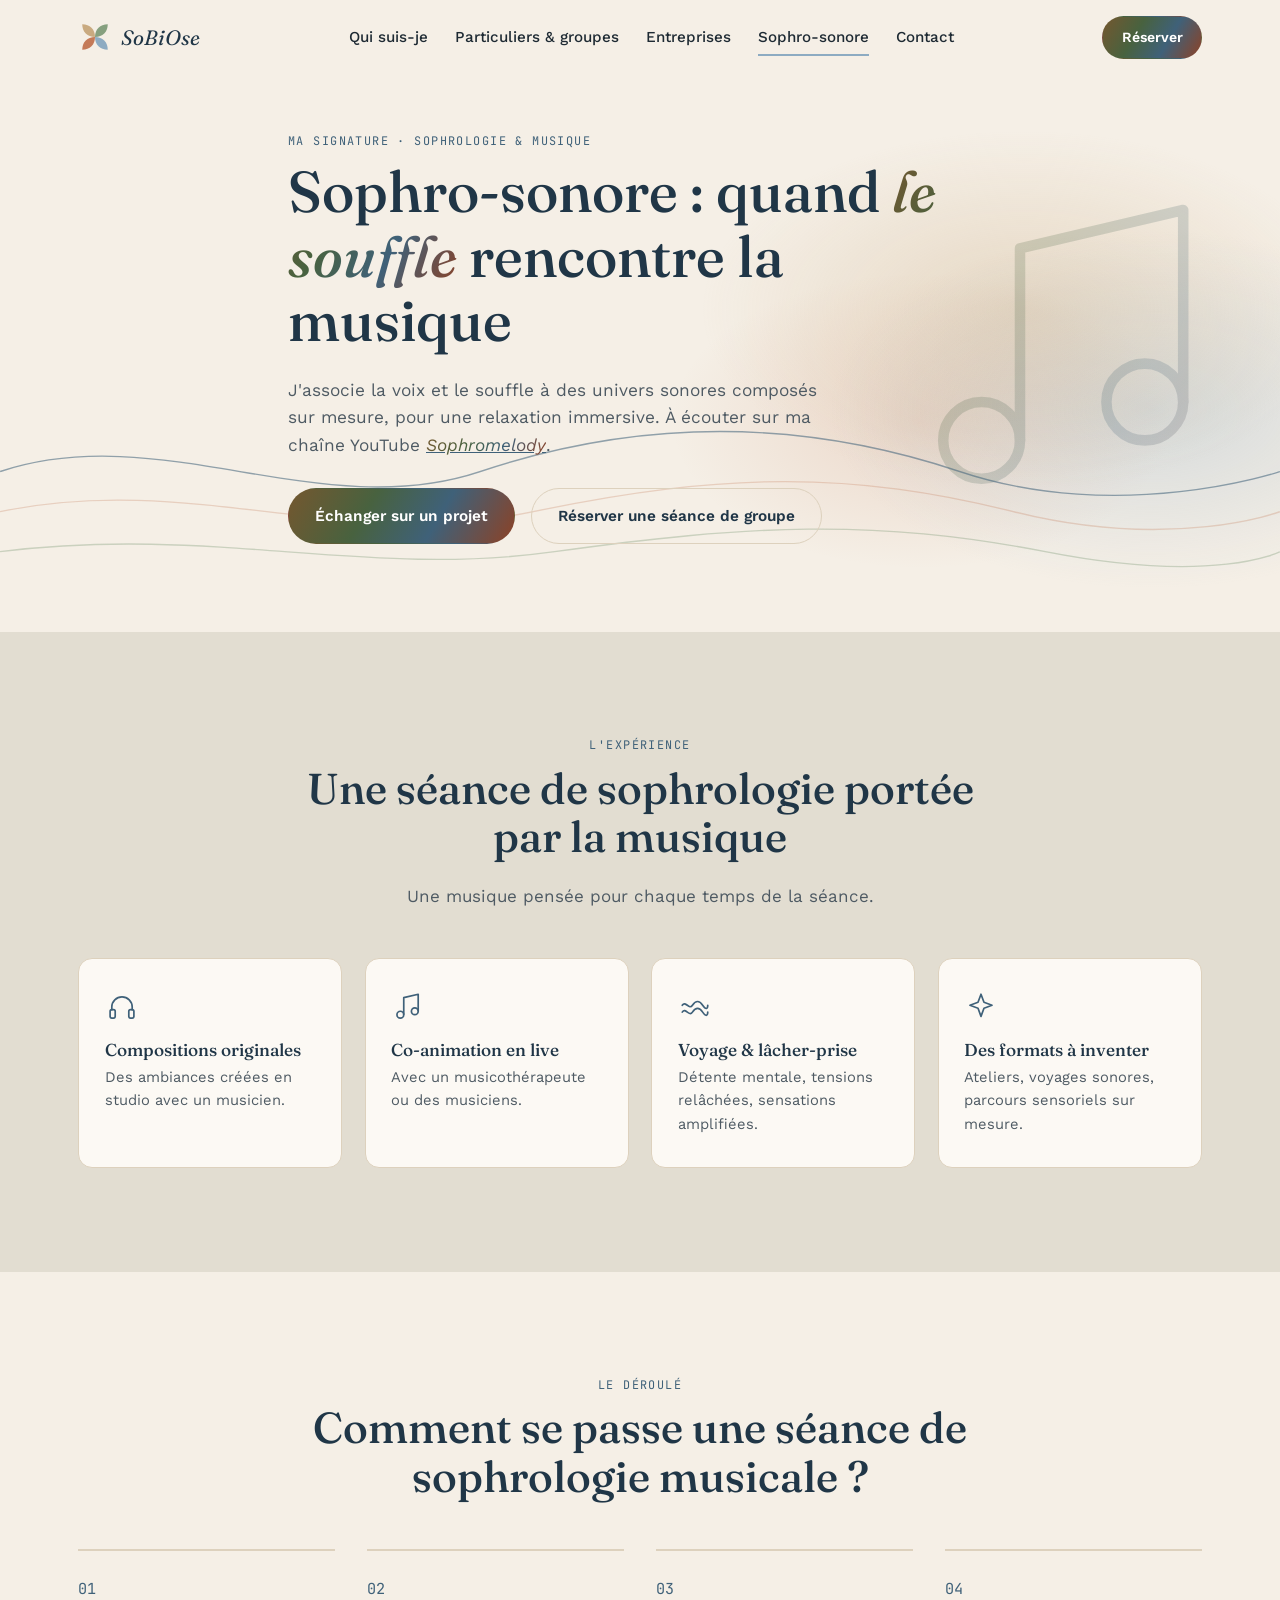
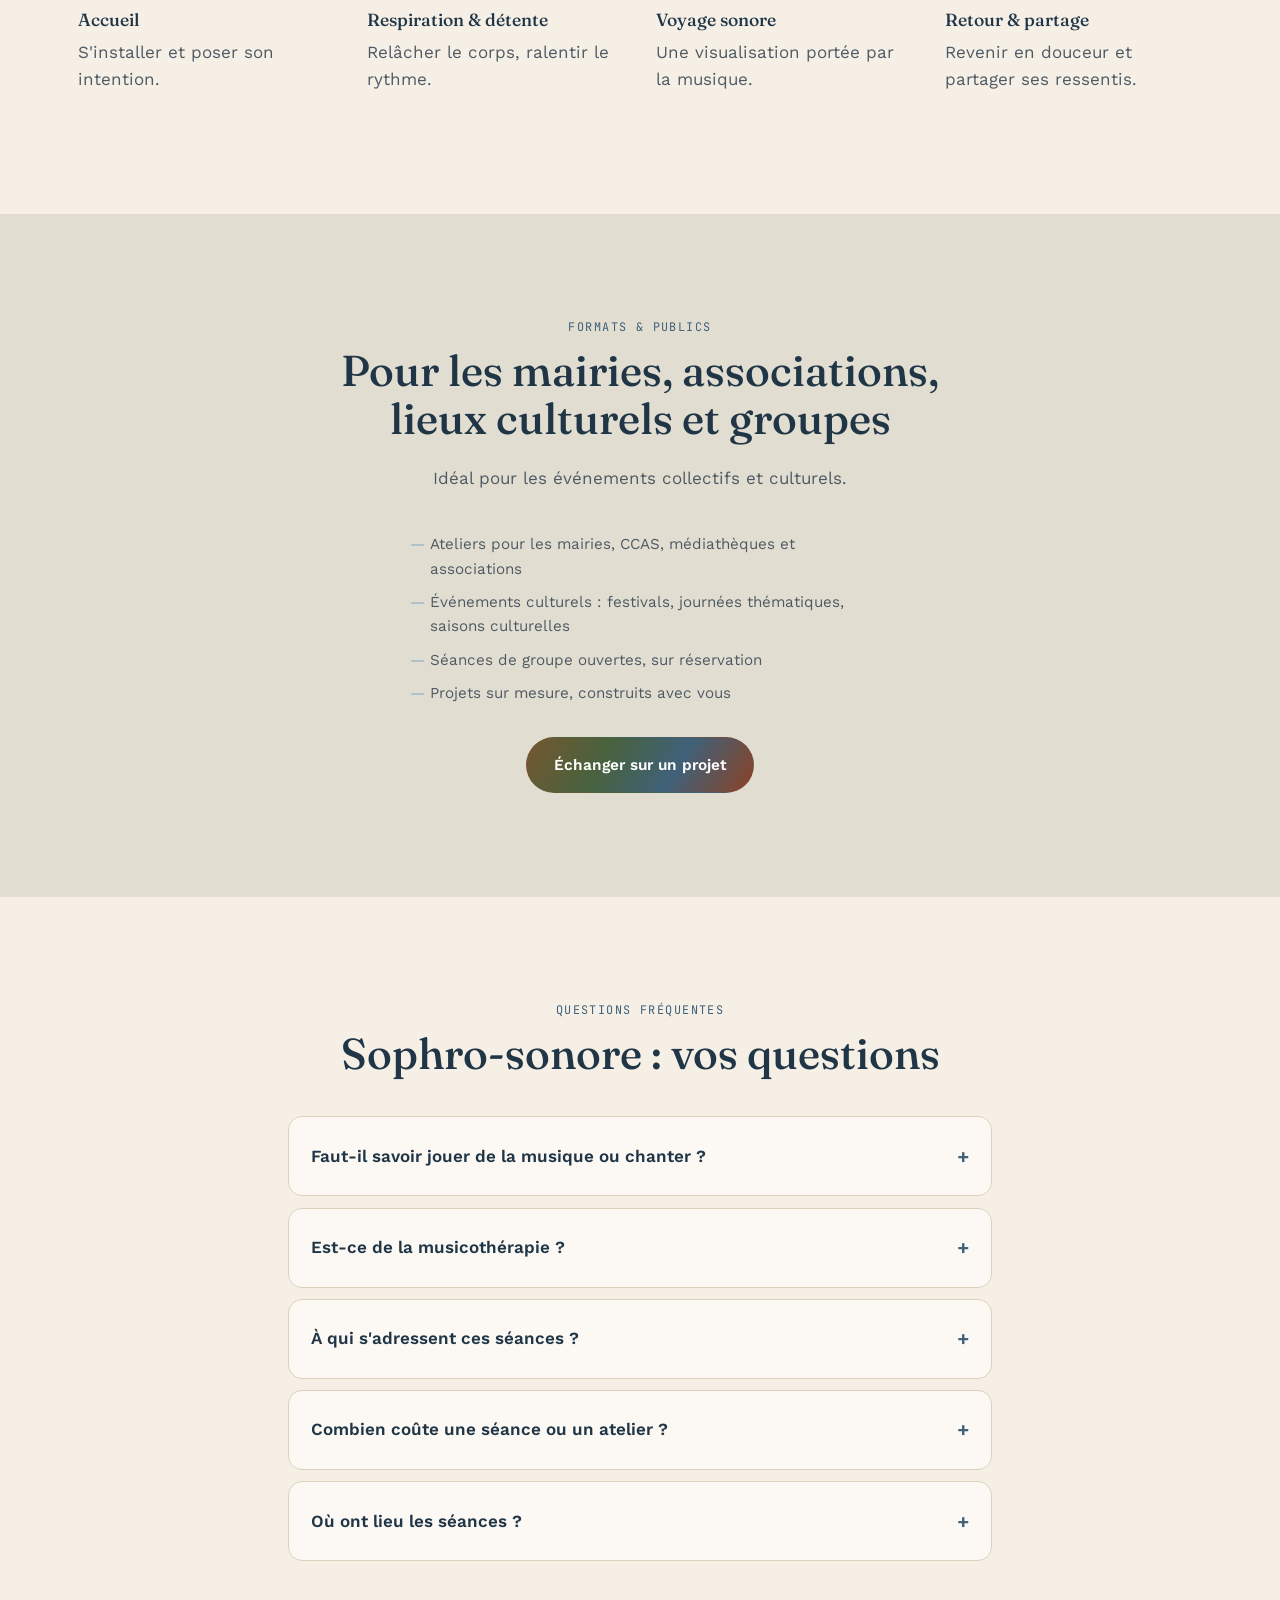
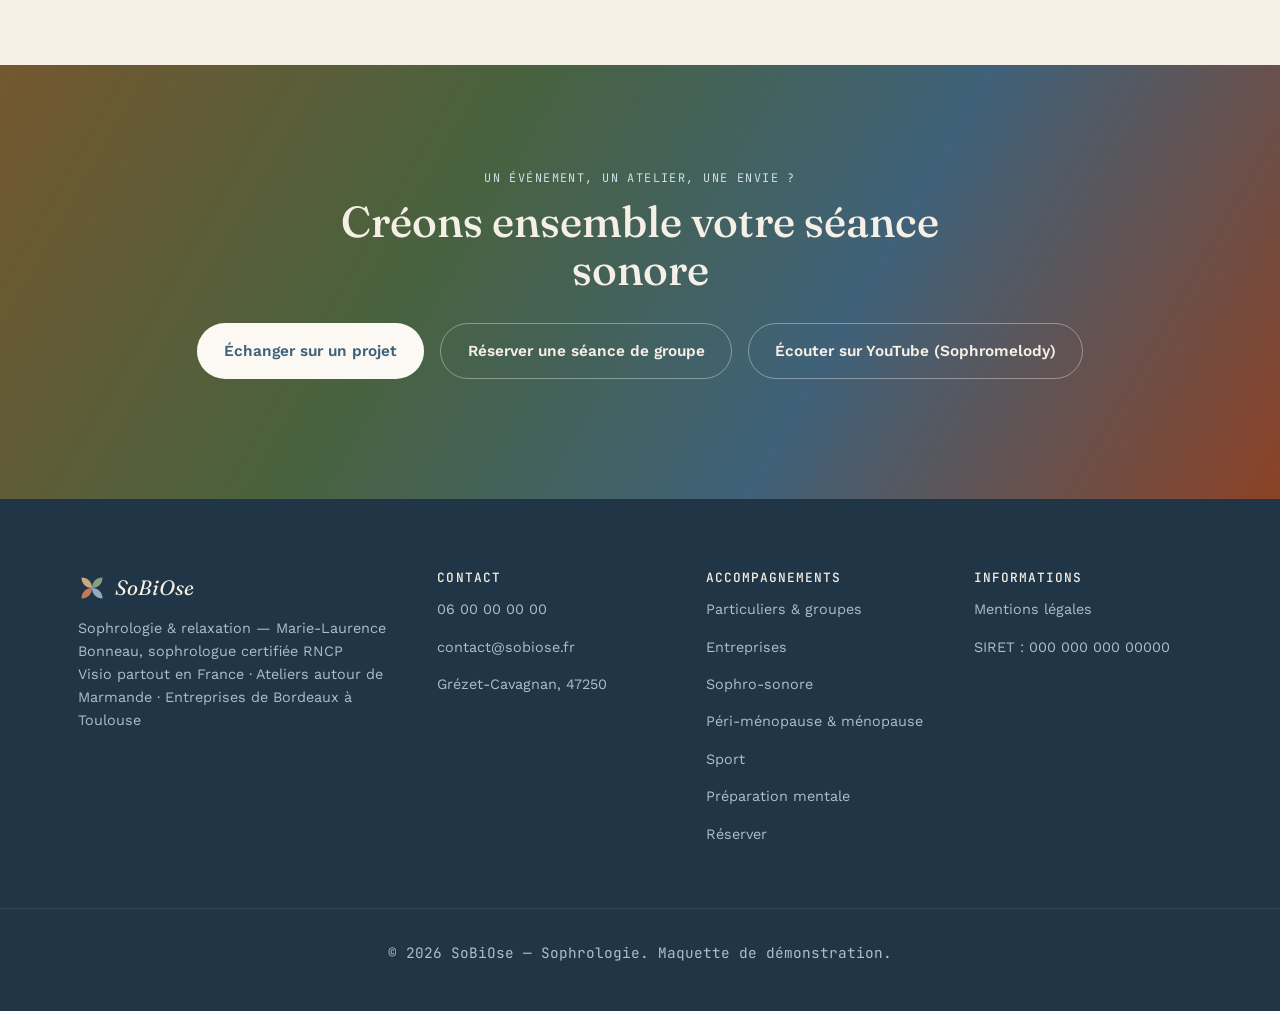
<file: sophrologie-musique.html>
<!DOCTYPE html>
<html lang="fr">
<head>
<meta charset="UTF-8">
<meta name="viewport" content="width=device-width, initial-scale=1.0">
<title>Sophro-sonore : sophrologie et musique, séances immersives | SoBiOse</title>
<meta name="description" content="Sophro-sonore : séances de sophrologie et relaxation accompagnées de compositions originales ou de musiciens en live, pour mairies, associations, événements culturels et groupes.">
<!-- SEO:START -->
<link rel="canonical" href="https://sobiose.fr/sophrologie-musique.html">
<meta property="og:url" content="https://sobiose.fr/sophrologie-musique.html">
<meta property="og:site_name" content="SoBiOse">
<meta property="og:image" content="https://sobiose.fr/images/marie-laurence.jpg">
<meta property="og:type" content="website">
<meta property="og:locale" content="fr_FR">
<meta property="og:title" content="Sophro-sonore : sophrologie et musique, séances immersives | SoBiOse">
<meta property="og:description" content="Sophro-sonore : séances de sophrologie et relaxation accompagnées de compositions originales ou de musiciens en live, pour mairies, associations, événements culturels et groupes.">
<script type="application/ld+json">
{
 "@context": "https://schema.org",
 "@graph": [
  {
   "@type": "ProfessionalService",
   "@id": "https://sobiose.fr/#cabinet",
   "name": "SoBiOse",
   "alternateName": "SoBiOse — Marie-Laurence Bonneau, sophrologie & relaxation",
   "url": "https://sobiose.fr/",
   "sameAs": [
    "https://www.youtube.com/@marie-c9j7u"
   ],
   "description": "Sophrologie et relaxation en visio pour adultes et adolescents dès 15 ans, ateliers de groupe dans le Marmandais, interventions en entreprise et séances de sophrologie musicale.",
   "address": {
    "@type": "PostalAddress",
    "addressLocality": "Grézet-Cavagnan",
    "postalCode": "47250",
    "addressRegion": "Nouvelle-Aquitaine",
    "addressCountry": "FR"
   },
   "areaServed": [
    {
     "@type": "City",
     "name": "Marmande"
    },
    {
     "@type": "City",
     "name": "Tonneins"
    },
    {
     "@type": "City",
     "name": "Agen"
    },
    {
     "@type": "City",
     "name": "Bordeaux"
    },
    {
     "@type": "City",
     "name": "Toulouse"
    },
    {
     "@type": "AdministrativeArea",
     "name": "Lot-et-Garonne"
    },
    {
     "@type": "AdministrativeArea",
     "name": "Gironde"
    },
    {
     "@type": "AdministrativeArea",
     "name": "Haute-Garonne"
    },
    {
     "@type": "Country",
     "name": "France"
    }
   ],
   "founder": {
    "@id": "https://sobiose.fr/#marie-laurence-bonneau"
   },
   "priceRange": "€€",
   "knowsLanguage": "fr"
  },
  {
   "@type": "Service",
   "name": "Sophro-sonore (sophrologie et musique)",
   "description": "Séances de sophrologie et relaxation sur compositions originales ou co-animées avec des musiciens, pour groupes, collectivités, associations et événements culturels.",
   "serviceType": "Sophrologie musicale",
   "provider": {
    "@id": "https://sobiose.fr/#cabinet"
   },
   "areaServed": [
    {
     "@type": "City",
     "name": "Marmande"
    },
    {
     "@type": "City",
     "name": "Tonneins"
    },
    {
     "@type": "City",
     "name": "Agen"
    },
    {
     "@type": "City",
     "name": "Bordeaux"
    },
    {
     "@type": "City",
     "name": "Toulouse"
    },
    {
     "@type": "AdministrativeArea",
     "name": "Lot-et-Garonne"
    },
    {
     "@type": "AdministrativeArea",
     "name": "Gironde"
    },
    {
     "@type": "AdministrativeArea",
     "name": "Haute-Garonne"
    },
    {
     "@type": "Country",
     "name": "France"
    }
   ],
   "audience": {
    "@type": "Audience",
    "audienceType": "Mairies, associations, lieux culturels, groupes"
   }
  },
  {
   "@type": "FAQPage",
   "mainEntity": [
    {
     "@type": "Question",
     "name": "Faut-il savoir jouer de la musique ou chanter ?",
     "acceptedAnswer": {
      "@type": "Answer",
      "text": "Non, aucune pratique musicale n'est nécessaire. Vous restez installé·e, à l'écoute : la musique et la voix vous guident, il suffit de se laisser porter."
     }
    },
    {
     "@type": "Question",
     "name": "Est-ce de la musicothérapie ?",
     "acceptedAnswer": {
      "@type": "Answer",
      "text": "Non. La musicothérapie est une pratique de soin menée par un musicothérapeute. Ici, il s'agit de séances de sophrologie et de relaxation enrichies par la musique. Certaines séances sont co-animées avec un musicothérapeute ou un musicien, qui apporte alors son propre regard."
     }
    },
    {
     "@type": "Question",
     "name": "À qui s'adressent ces séances ?",
     "acceptedAnswer": {
      "@type": "Answer",
      "text": "Aux adultes et aux adolescents à partir de 15 ans, quel que soit leur niveau d'expérience en sophrologie. Les séances se pratiquent en groupe, dans le cadre d'un événement ou d'un atelier organisé par une structure."
     }
    },
    {
     "@type": "Question",
     "name": "Combien coûte une séance ou un atelier ?",
     "acceptedAnswer": {
      "@type": "Answer",
      "text": "Pour les séances de groupe ouvertes, le tarif par place est indiqué directement sur la page de réservation. Pour un événement, un atelier ou un projet avec musiciens, un devis est établi selon le format, la durée et le nombre de participants."
     }
    },
    {
     "@type": "Question",
     "name": "Où ont lieu les séances ?",
     "acceptedAnswer": {
      "@type": "Answer",
      "text": "Dans le Marmandais et plus largement dans le Lot-et-Garonne, en Gironde et en Haute-Garonne, dans la salle mise à disposition par la structure organisatrice ou le lieu de l'événement."
     }
    }
   ]
  }
 ]
}
</script>
<!-- SEO:END -->

<link rel="preconnect" href="https://fonts.googleapis.com">
<link rel="preconnect" href="https://fonts.gstatic.com" crossorigin>
<link href="https://fonts.googleapis.com/css2?family=Fraunces:ital,opsz,wght@0,9..144,400;0,9..144,500;0,9..144,600;1,9..144,400;1,9..144,500&family=Work+Sans:wght@400;500;600;700&family=JetBrains+Mono:wght@400;500&display=swap" rel="stylesheet">
<link rel="stylesheet" href="css/style.css">
<script>
/* Arrivée depuis l'accueil (effet zoom) : voile de la couleur de l'univers, posé avant le premier affichage */
(function () { try { var z = JSON.parse(sessionStorage.getItem('sb-zoom')); sessionStorage.removeItem('sb-zoom'); if (z && /^[a-z]+$/.test(z.k) && Date.now() - z.t < 4000) document.documentElement.setAttribute('data-zoom', z.k); } catch (e) {} })();
</script>
</head>
<body class="theme theme-sonore">

<a class="skip-link" href="#main">Aller au contenu</a>

<!-- ============================ HEADER ============================ -->
<header class="site-header" id="site-header">
  <div class="wrap header-inner">
    <a href="index.html" class="brand">
      <span class="brand-mark" aria-hidden="true">
        <svg viewBox="0 0 40 40" width="34" height="34">
          <path class="m-so" d="M20 20C20 11 26 5 35 5c0 9-6 15-15 15z" transform="rotate(270 20 20)"/><path class="m-bio" d="M20 20C20 11 26 5 35 5c0 9-6 15-15 15z"/><path class="m-biose" d="M20 20C20 11 26 5 35 5c0 9-6 15-15 15z" transform="rotate(90 20 20)"/><path class="m-ose" d="M20 20C20 11 26 5 35 5c0 9-6 15-15 15z" transform="rotate(180 20 20)"/>
        </svg>
      </span>
      <span class="brand-text">SoBiOse</span>
    </a>

    <nav class="main-nav" id="main-nav" aria-label="Navigation principale">
      <a href="a-propos.html">Qui suis-je</a>
      <a href="offres.html">Particuliers &amp; groupes</a>
      <a href="entreprises.html">Entreprises</a>
      <a href="sophrologie-musique.html" aria-current="page">Sophro-sonore</a>
      <a href="contact.html">Contact</a>
    </nav>

    <div class="header-actions">
      <a href="reservation.html" class="btn btn-primary btn-small">Réserver</a>
      <button class="nav-toggle" id="nav-toggle" aria-expanded="false" aria-controls="main-nav" aria-label="Ouvrir le menu">
        <span></span><span></span><span></span>
      </button>
    </div>
  </div>
</header>

<main id="main">

<!-- ============================ INTRO ============================ -->
<section class="hero hero-page" id="sophrologie-musique">
  <div class="hero-waves" aria-hidden="true">
    <svg viewBox="0 0 1200 500" preserveAspectRatio="none">
      <path class="wave wave-1" d="M0 260 C 150 180, 300 340, 450 260 S 750 180, 900 260 S 1200 260, 1200 260" />
      <path class="wave wave-2" d="M0 320 C 180 260, 320 380, 500 320 S 800 260, 950 320 S 1200 320, 1200 320" />
      <path class="wave wave-3" d="M0 380 C 200 340, 340 420, 520 380 S 820 330, 980 380 S 1200 380, 1200 380" />
    </svg>
  </div>
  <div class="wrap hero-inner">
    <p class="eyebrow reveal">Ma signature · Sophrologie &amp; musique</p>
    <h1 class="hero-title reveal">Sophro-sonore : quand <em>le souffle</em> rencontre la musique</h1>
    <p class="hero-text reveal">J'associe la voix et le souffle à des univers sonores composés sur mesure, pour une relaxation immersive. À écouter sur ma chaîne YouTube <a href="https://www.youtube.com/@marie-c9j7u" target="_blank" rel="noopener"><em>Sophromelody</em></a>.</p>
    <div class="hero-cta reveal">
      <a href="contact.html?objet=musique#devis" class="btn btn-primary">Échanger sur un projet</a>
      <a href="reservation.html?format=groupe-ouvert" class="btn btn-ghost">Réserver une séance de groupe</a>
    </div>
  </div>
</section>

<!-- ============================ CE QUI REND L'EXPÉRIENCE UNIQUE ============================ -->
<section class="section section-alt" id="experience">
  <div class="wrap">
    <p class="eyebrow reveal center">L'expérience</p>
    <h2 class="section-title reveal center">Une séance de sophrologie portée par la musique</h2>
    <p class="section-lead reveal center">Une musique pensée pour chaque temps de la séance.</p>

    <div class="cards-grid cards-grid-long reveal">
      <article class="p-card">
        <span class="p-icon" aria-hidden="true">
          <svg viewBox="0 0 40 40"><path d="M8 24v-4a12 12 0 0 1 24 0v4" fill="none" stroke="currentColor" stroke-width="2"/><rect x="6" y="23" width="6" height="10" rx="2" fill="none" stroke="currentColor" stroke-width="2"/><rect x="28" y="23" width="6" height="10" rx="2" fill="none" stroke="currentColor" stroke-width="2"/></svg>
        </span>
        <h3>Compositions originales</h3>
        <p>Des ambiances créées en studio avec un musicien.</p>
      </article>

      <article class="p-card">
        <span class="p-icon" aria-hidden="true">
          <svg viewBox="0 0 40 40"><path d="M15 29V9l17-4v20" fill="none" stroke="currentColor" stroke-width="2" stroke-linejoin="round"/><circle cx="11" cy="29" r="4" fill="none" stroke="currentColor" stroke-width="2"/><circle cx="28" cy="25" r="4" fill="none" stroke="currentColor" stroke-width="2"/></svg>
        </span>
        <h3>Co-animation en live</h3>
        <p>Avec un musicothérapeute ou des musiciens.</p>
      </article>

      <article class="p-card">
        <span class="p-icon" aria-hidden="true">
          <svg viewBox="0 0 40 40"><path d="M5 18c4-6 8 6 12 0s8-6 12 0 6 4 6 0M5 26c4-6 8 6 12 0s8-6 12 0 6 4 6 0" fill="none" stroke="currentColor" stroke-width="2" stroke-linecap="round"/></svg>
        </span>
        <h3>Voyage &amp; lâcher-prise</h3>
        <p>Détente mentale, tensions relâchées, sensations amplifiées.</p>
      </article>

      <article class="p-card">
        <span class="p-icon" aria-hidden="true">
          <svg viewBox="0 0 40 40"><path d="M20 5l3.5 9.5L33 18l-9.5 3.5L20 31l-3.5-9.5L7 18l9.5-3.5z" fill="none" stroke="currentColor" stroke-width="2" stroke-linejoin="round"/></svg>
        </span>
        <h3>Des formats à inventer</h3>
        <p>Ateliers, voyages sonores, parcours sensoriels sur mesure.</p>
      </article>
    </div>
  </div>
</section>

<!-- ============================ DÉROULÉ ============================ -->
<section class="section" id="deroule">
  <div class="wrap">
    <p class="eyebrow reveal center">Le déroulé</p>
    <h2 class="section-title reveal center">Comment se passe une séance de sophrologie musicale ?</h2>

    <ol class="steps">
      <li class="step reveal">
        <span class="step-num">01</span>
        <div class="step-content">
          <h3>Accueil</h3>
          <p>S'installer et poser son intention.</p>
        </div>
      </li>
      <li class="step reveal">
        <span class="step-num">02</span>
        <div class="step-content">
          <h3>Respiration &amp; détente</h3>
          <p>Relâcher le corps, ralentir le rythme.</p>
        </div>
      </li>
      <li class="step reveal">
        <span class="step-num">03</span>
        <div class="step-content">
          <h3>Voyage sonore</h3>
          <p>Une visualisation portée par la musique.</p>
        </div>
      </li>
      <li class="step reveal">
        <span class="step-num">04</span>
        <div class="step-content">
          <h3>Retour &amp; partage</h3>
          <p>Revenir en douceur et partager ses ressentis.</p>
        </div>
      </li>
    </ol>
  </div>
</section>

<!-- ============================ POUR QUI ============================ -->
<section class="section section-alt" id="formats">
  <div class="wrap offer-detail center">
    <p class="eyebrow reveal">Formats &amp; publics</p>
    <h2 class="section-title reveal">Pour les mairies, associations, lieux culturels et groupes</h2>
    <p class="section-lead reveal">Idéal pour les événements collectifs et culturels.</p>
    <ul class="reveal">
      <li>Ateliers pour les mairies, CCAS, médiathèques et associations</li>
      <li>Événements culturels : festivals, journées thématiques, saisons culturelles</li>
      <li>Séances de groupe ouvertes, sur réservation</li>
      <li>Projets sur mesure, construits avec vous</li>
    </ul>
    <a href="contact.html?objet=musique#devis" class="btn btn-primary reveal">Échanger sur un projet</a>
  </div>
</section>

<!-- ============================ FAQ ============================ -->
<section class="section" id="faq">
  <div class="wrap faq-wrap">
    <p class="eyebrow reveal center">Questions fréquentes</p>
    <h2 class="section-title reveal center">Sophro-sonore : vos questions</h2>

    <div class="faq-list reveal">
      <details class="faq-item">
        <summary>Faut-il savoir jouer de la musique ou chanter ?</summary>
        <p>Non, aucune pratique musicale n'est nécessaire. Vous restez
        installé·e, à l'écoute : la musique et la voix vous guident, il
        suffit de se laisser porter.</p>
      </details>
      <details class="faq-item">
        <summary>Est-ce de la musicothérapie ?</summary>
        <p>Non. La musicothérapie est une pratique de soin menée par un
        musicothérapeute. Ici, il s'agit de séances de sophrologie et de
        relaxation enrichies par la musique. Certaines séances sont
        co-animées avec un musicothérapeute ou un musicien, qui apporte alors son propre
        regard.</p>
      </details>
      <details class="faq-item">
        <summary>À qui s'adressent ces séances ?</summary>
        <p>Aux adultes et aux adolescents à partir de 15 ans, quel que soit
        leur niveau d'expérience en sophrologie. Les séances se pratiquent en
        groupe, dans le cadre d'un événement ou d'un atelier organisé par une
        structure.</p>
      </details>
      <details class="faq-item">
        <summary>Combien coûte une séance ou un atelier ?</summary>
        <p>Pour les séances de groupe ouvertes, le tarif par place est
        indiqué directement sur la page de réservation. Pour un événement, un
        atelier ou un projet avec musiciens, un devis est établi selon le
        format, la durée et le nombre de participants.</p>
      </details>
      <details class="faq-item">
        <summary>Où ont lieu les séances ?</summary>
        <p>Dans le Marmandais et plus largement dans le Lot-et-Garonne, en
        Gironde et en Haute-Garonne, dans la salle mise à disposition par la structure
        organisatrice ou le lieu de l'événement.</p>
      </details>
    </div>
  </div>
</section>

<!-- ============================ CTA ============================ -->
<section class="section section-booking" id="cta-musique">
  <div class="wrap center">
    <p class="eyebrow">Un événement, un atelier, une envie ?</p>
    <h2 class="section-title">Créons ensemble votre séance sonore</h2>
    <div class="hero-cta hero-cta-center">
      <a href="contact.html?objet=musique#devis" class="btn btn-primary">Échanger sur un projet</a>
      <a href="reservation.html?format=groupe-ouvert" class="btn btn-ghost btn-ghost-light">Réserver une séance de groupe</a>
      <a href="https://www.youtube.com/@marie-c9j7u" target="_blank" rel="noopener" class="btn btn-ghost btn-ghost-light">Écouter sur YouTube (Sophromelody)</a>
    </div>
  </div>
</section>

</main>

<!-- ============================ FOOTER ============================ -->
<footer class="site-footer">
  <div class="wrap footer-inner">
    <div>
      <a href="index.html" class="brand brand-footer">
        <span class="brand-mark" aria-hidden="true">
          <svg viewBox="0 0 40 40" width="28" height="28">
            <path class="m-so" d="M20 20C20 11 26 5 35 5c0 9-6 15-15 15z" transform="rotate(270 20 20)"/><path class="m-bio" d="M20 20C20 11 26 5 35 5c0 9-6 15-15 15z"/><path class="m-biose" d="M20 20C20 11 26 5 35 5c0 9-6 15-15 15z" transform="rotate(90 20 20)"/><path class="m-ose" d="M20 20C20 11 26 5 35 5c0 9-6 15-15 15z" transform="rotate(180 20 20)"/>
          </svg>
        </span>
        <span class="brand-text">SoBiOse</span>
      </a>
      <p>Sophrologie &amp; relaxation — Marie-Laurence Bonneau, sophrologue certifiée RNCP<br>Visio partout en France · Ateliers autour de Marmande · Entreprises de Bordeaux à Toulouse</p>
    </div>

    <div>
      <h4>Contact</h4>
      <p><a href="tel:+33600000000">06 00 00 00 00</a></p>
      <p><a href="mailto:contact@sobiose.fr">contact@sobiose.fr</a></p>
      <p>Grézet-Cavagnan, 47250</p>
    </div>

    <div>
      <h4>Accompagnements</h4>
      <p><a href="offres.html">Particuliers &amp; groupes</a></p>
      <p><a href="entreprises.html">Entreprises</a></p>
      <p><a href="sophrologie-musique.html">Sophro-sonore</a></p>
      <p><a href="menopause.html">Péri-ménopause &amp; ménopause</a></p>
      <p><a href="sport.html">Sport</a></p>
      <p><a href="preparation-mentale.html">Préparation mentale</a></p>
      <p><a href="reservation.html">Réserver</a></p>
    </div>

    <div>
      <h4>Informations</h4>
      <p><a href="#">Mentions légales</a></p>
      <p>SIRET : 000 000 000 00000</p>
    </div>
  </div>
  <p class="footer-copy">© 2026 SoBiOse — Sophrologie. Maquette de démonstration.</p>
</footer>

<script src="js/site.js"></script>
</body>
</html>
</file>
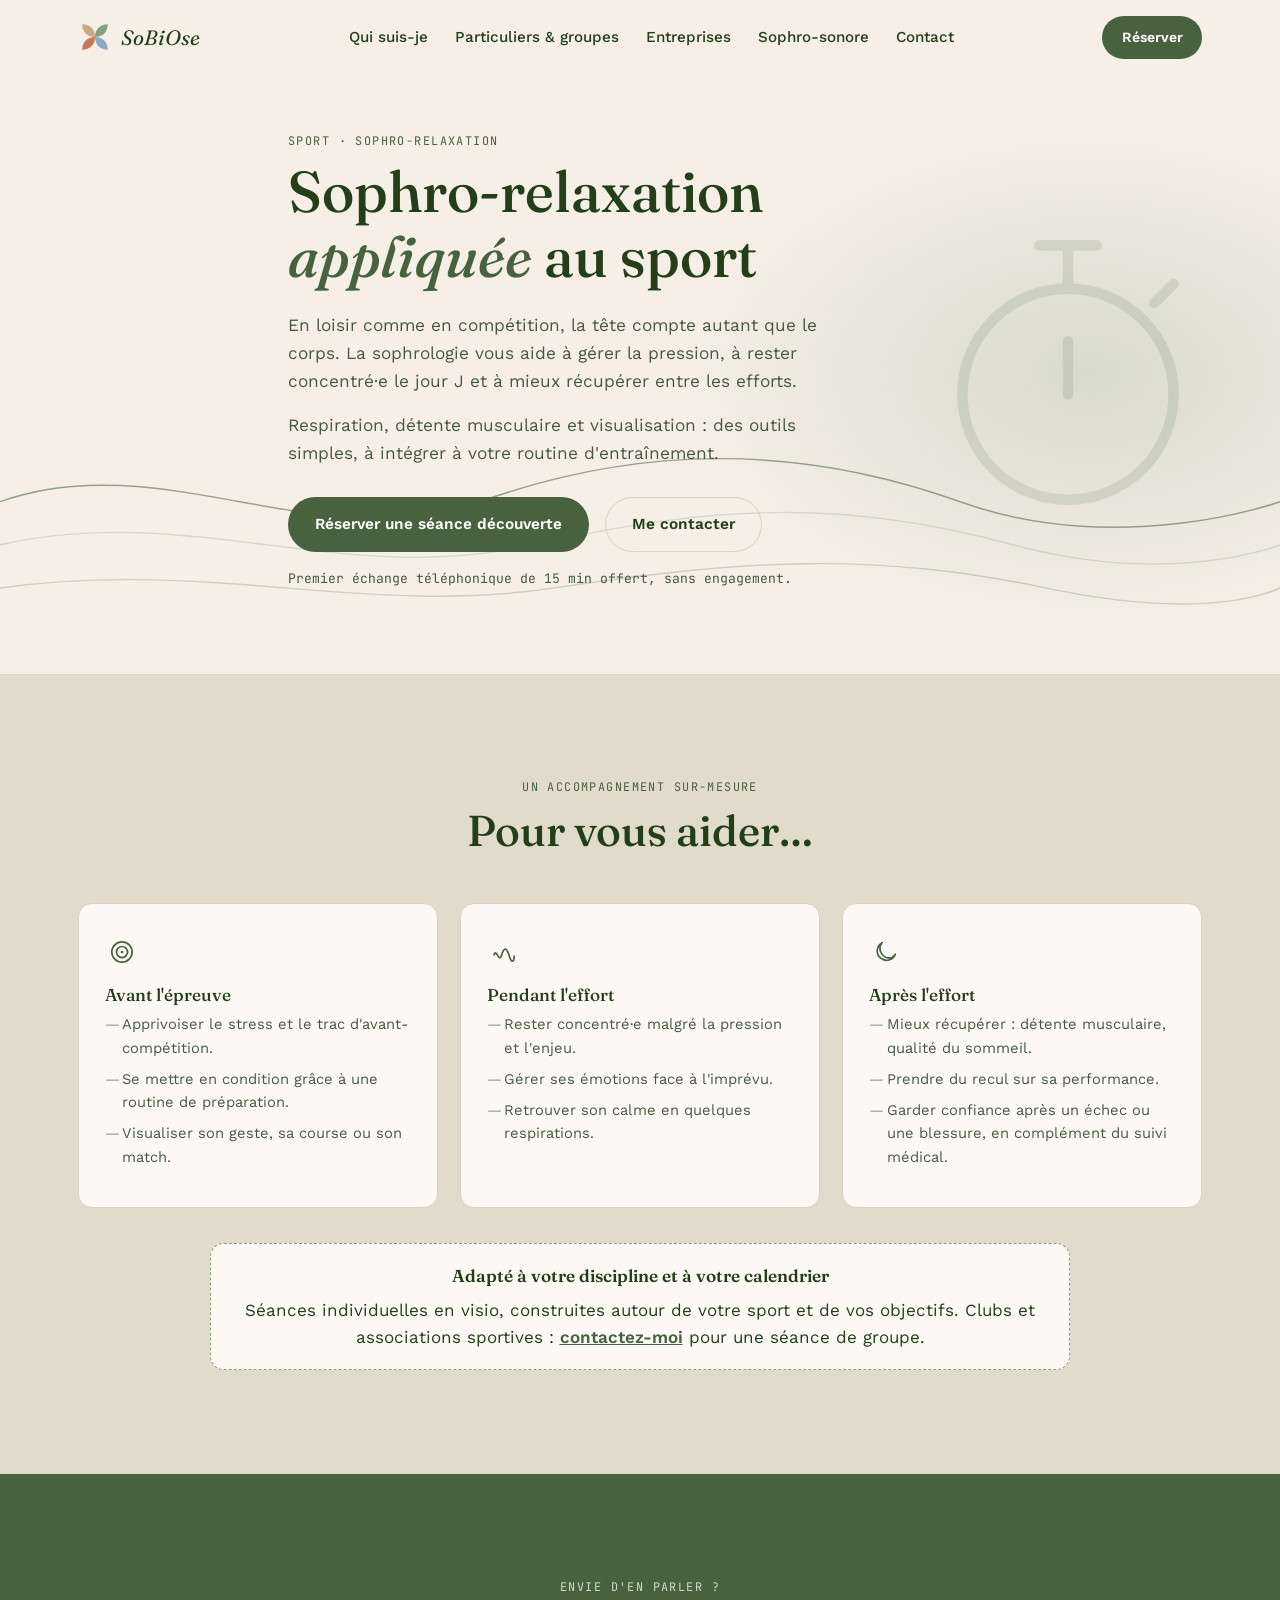
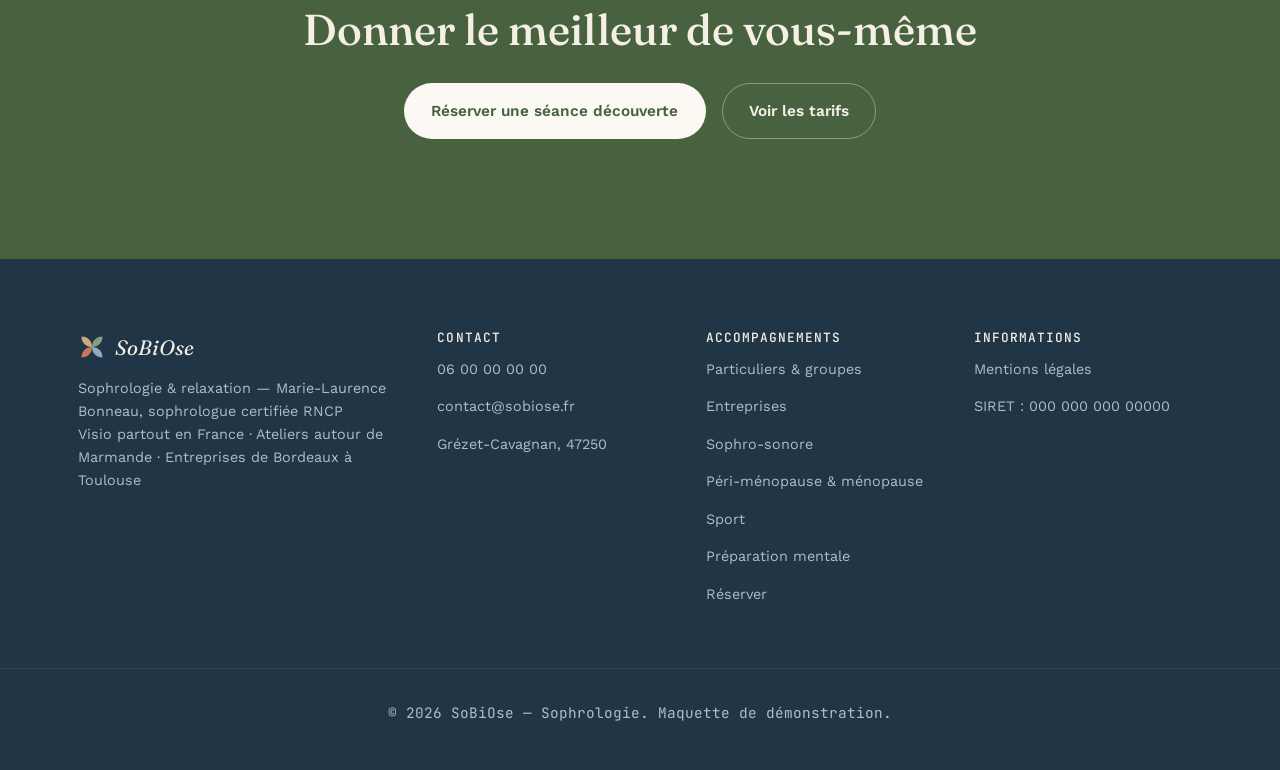
<file: sport.html>
<!DOCTYPE html>
<html lang="fr">
<head>
<meta charset="UTF-8">
<meta name="viewport" content="width=device-width, initial-scale=1.0">
<title>Sophro-relaxation appliquée au sport : stress, concentration, récupération | SoBiOse</title>
<meta name="description" content="Sophrologie et relaxation pour les sportifs, en visio : gérer le stress avant une compétition, rester concentré, mieux récupérer et garder confiance. Avec Marie-Laurence Bonneau, sophrologue près de Marmande.">
<!-- SEO:START -->
<link rel="canonical" href="https://sobiose.fr/sport.html">
<meta property="og:url" content="https://sobiose.fr/sport.html">
<meta property="og:site_name" content="SoBiOse">
<meta property="og:image" content="https://sobiose.fr/images/marie-laurence.jpg">
<meta property="og:type" content="website">
<meta property="og:locale" content="fr_FR">
<meta property="og:title" content="Sophro-relaxation appliquée au sport : stress, concentration, récupération | SoBiOse">
<meta property="og:description" content="Sophrologie et relaxation pour les sportifs, en visio : gérer le stress avant une compétition, rester concentré, mieux récupérer et garder confiance. Avec Marie-Laurence Bonneau, sophrologue près de Marmande.">
<script type="application/ld+json">
{
 "@context": "https://schema.org",
 "@graph": [
  {
   "@type": "ProfessionalService",
   "@id": "https://sobiose.fr/#cabinet",
   "name": "SoBiOse",
   "alternateName": "SoBiOse — Marie-Laurence Bonneau, sophrologie & relaxation",
   "url": "https://sobiose.fr/",
   "sameAs": [
    "https://www.youtube.com/@marie-c9j7u"
   ],
   "description": "Sophrologie et relaxation en visio pour adultes et adolescents dès 15 ans, ateliers de groupe dans le Marmandais, interventions en entreprise et séances de sophrologie musicale.",
   "address": {
    "@type": "PostalAddress",
    "addressLocality": "Grézet-Cavagnan",
    "postalCode": "47250",
    "addressRegion": "Nouvelle-Aquitaine",
    "addressCountry": "FR"
   },
   "areaServed": [
    {
     "@type": "City",
     "name": "Marmande"
    },
    {
     "@type": "City",
     "name": "Tonneins"
    },
    {
     "@type": "City",
     "name": "Agen"
    },
    {
     "@type": "City",
     "name": "Bordeaux"
    },
    {
     "@type": "City",
     "name": "Toulouse"
    },
    {
     "@type": "AdministrativeArea",
     "name": "Lot-et-Garonne"
    },
    {
     "@type": "AdministrativeArea",
     "name": "Gironde"
    },
    {
     "@type": "AdministrativeArea",
     "name": "Haute-Garonne"
    },
    {
     "@type": "Country",
     "name": "France"
    }
   ],
   "founder": {
    "@id": "https://sobiose.fr/#marie-laurence-bonneau"
   },
   "priceRange": "€€",
   "knowsLanguage": "fr"
  },
  {
   "@type": "Service",
   "name": "Sophro-relaxation appliquée au sport",
   "description": "Sophrologie et relaxation pour les sportifs : gestion du stress avant la compétition, concentration, récupération et confiance en soi.",
   "serviceType": "Sophrologie et sport",
   "provider": {
    "@id": "https://sobiose.fr/#cabinet"
   },
   "areaServed": [
    {
     "@type": "City",
     "name": "Marmande"
    },
    {
     "@type": "City",
     "name": "Tonneins"
    },
    {
     "@type": "City",
     "name": "Agen"
    },
    {
     "@type": "City",
     "name": "Bordeaux"
    },
    {
     "@type": "City",
     "name": "Toulouse"
    },
    {
     "@type": "AdministrativeArea",
     "name": "Lot-et-Garonne"
    },
    {
     "@type": "AdministrativeArea",
     "name": "Gironde"
    },
    {
     "@type": "AdministrativeArea",
     "name": "Haute-Garonne"
    },
    {
     "@type": "Country",
     "name": "France"
    }
   ],
   "audience": {
    "@type": "Audience",
    "audienceType": "Sportifs amateurs et compétiteurs, clubs et associations sportives"
   }
  }
 ]
}
</script>
<!-- SEO:END -->

<link rel="preconnect" href="https://fonts.googleapis.com">
<link rel="preconnect" href="https://fonts.gstatic.com" crossorigin>
<link href="https://fonts.googleapis.com/css2?family=Fraunces:ital,opsz,wght@0,9..144,400;0,9..144,500;0,9..144,600;1,9..144,400;1,9..144,500&family=Work+Sans:wght@400;500;600;700&family=JetBrains+Mono:wght@400;500&display=swap" rel="stylesheet">
<link rel="stylesheet" href="css/style.css">
<script>
/* Arrivée depuis l'accueil (effet zoom) : voile de la couleur de l'univers, posé avant le premier affichage */
(function () { try { var z = JSON.parse(sessionStorage.getItem('sb-zoom')); sessionStorage.removeItem('sb-zoom'); if (z && /^[a-z]+$/.test(z.k) && Date.now() - z.t < 4000) document.documentElement.setAttribute('data-zoom', z.k); } catch (e) {} })();
</script>
</head>
<body class="theme theme-sport">

<a class="skip-link" href="#main">Aller au contenu</a>

<!-- ============================ HEADER ============================ -->
<header class="site-header" id="site-header">
  <div class="wrap header-inner">
    <a href="index.html" class="brand">
      <span class="brand-mark" aria-hidden="true">
        <svg viewBox="0 0 40 40" width="34" height="34">
          <path class="m-so" d="M20 20C20 11 26 5 35 5c0 9-6 15-15 15z" transform="rotate(270 20 20)"/><path class="m-bio" d="M20 20C20 11 26 5 35 5c0 9-6 15-15 15z"/><path class="m-biose" d="M20 20C20 11 26 5 35 5c0 9-6 15-15 15z" transform="rotate(90 20 20)"/><path class="m-ose" d="M20 20C20 11 26 5 35 5c0 9-6 15-15 15z" transform="rotate(180 20 20)"/>
        </svg>
      </span>
      <span class="brand-text">SoBiOse</span>
    </a>

    <nav class="main-nav" id="main-nav" aria-label="Navigation principale">
      <a href="a-propos.html">Qui suis-je</a>
      <a href="offres.html">Particuliers &amp; groupes</a>
      <a href="entreprises.html">Entreprises</a>
      <a href="sophrologie-musique.html">Sophro-sonore</a>
      <a href="contact.html">Contact</a>
    </nav>

    <div class="header-actions">
      <a href="reservation.html" class="btn btn-primary btn-small">Réserver</a>
      <button class="nav-toggle" id="nav-toggle" aria-expanded="false" aria-controls="main-nav" aria-label="Ouvrir le menu">
        <span></span><span></span><span></span>
      </button>
    </div>
  </div>
</header>


<main id="main">

<!-- ============================ INTRO ============================ -->
<section class="hero hero-page" id="sport">
  <div class="hero-waves" aria-hidden="true">
    <svg viewBox="0 0 1200 500" preserveAspectRatio="none">
      <path class="wave wave-1" d="M0 260 C 150 180, 300 340, 450 260 S 750 180, 900 260 S 1200 260, 1200 260" />
      <path class="wave wave-2" d="M0 320 C 180 260, 320 380, 500 320 S 800 260, 950 320 S 1200 320, 1200 320" />
      <path class="wave wave-3" d="M0 380 C 200 340, 340 420, 520 380 S 820 330, 980 380 S 1200 380, 1200 380" />
    </svg>
  </div>
  <div class="wrap hero-inner">
    <p class="eyebrow reveal">Sport · Sophro-relaxation</p>
    <h1 class="hero-title reveal">Sophro-relaxation <em>appliquée</em> au sport</h1>
    <p class="hero-text reveal">En loisir comme en compétition, la tête compte autant que le corps. La sophrologie vous aide à gérer la pression, à rester concentré·e le jour J et à mieux récupérer entre les efforts.</p>
    <p class="hero-text reveal">Respiration, détente musculaire et visualisation : des outils simples, à intégrer à votre routine d'entraînement.</p>
    <div class="hero-cta reveal">
      <a href="reservation.html?format=individuel&amp;service=Séance découverte" class="btn btn-primary">Réserver une séance découverte</a>
      <a href="contact.html" class="btn btn-ghost">Me contacter</a>
    </div>
    <p class="hero-note reveal">Premier échange téléphonique de 15 min offert, sans engagement.</p>
  </div>
</section>

<!-- ============================ OBJECTIFS ============================ -->
<section class="section section-alt" id="objectifs">
  <div class="wrap">
    <p class="eyebrow reveal center">Un accompagnement sur-mesure</p>
    <h2 class="section-title reveal center">Pour vous aider…</h2>

    <div class="cards-grid pillars-grid reveal">
      <article class="p-card">
        <span class="p-icon" aria-hidden="true">
          <svg viewBox="0 0 40 40"><circle cx="20" cy="20" r="12" fill="none" stroke="currentColor" stroke-width="2"/><circle cx="20" cy="20" r="6.5" fill="none" stroke="currentColor" stroke-width="2"/><circle cx="20" cy="20" r="1.6" fill="currentColor"/></svg>
        </span>
        <h3>Avant l'épreuve</h3>
        <ul class="card-list">
          <li>Apprivoiser le stress et le trac d'avant-compétition.</li>
          <li>Se mettre en condition grâce à une routine de préparation.</li>
          <li>Visualiser son geste, sa course ou son match.</li>
        </ul>
      </article>
      <article class="p-card">
        <span class="p-icon" aria-hidden="true">
          <svg viewBox="0 0 40 40"><path d="M8 24c3-10 6 10 9 0s6-10 9 0 6 8 6 0" fill="none" stroke="currentColor" stroke-width="2"/></svg>
        </span>
        <h3>Pendant l'effort</h3>
        <ul class="card-list">
          <li>Rester concentré·e malgré la pression et l'enjeu.</li>
          <li>Gérer ses émotions face à l'imprévu.</li>
          <li>Retrouver son calme en quelques respirations.</li>
        </ul>
      </article>
      <article class="p-card">
        <span class="p-icon" aria-hidden="true">
          <svg viewBox="0 0 40 40"><path d="M27 26.5A11 11 0 0 1 15.5 9 11 11 0 1 0 31 22.5a11 11 0 0 1-4 4z" fill="none" stroke="currentColor" stroke-width="2" stroke-linejoin="round"/></svg>
        </span>
        <h3>Après l'effort</h3>
        <ul class="card-list">
          <li>Mieux récupérer : détente musculaire, qualité du sommeil.</li>
          <li>Prendre du recul sur sa performance.</li>
          <li>Garder confiance après un échec ou une blessure, en complément du suivi médical.</li>
        </ul>
      </article>
    </div>

    <div class="offer-banner reveal">
      <p><strong>Adapté à votre discipline et à votre calendrier</strong></p>
      <p>Séances individuelles en visio, construites autour de votre sport et de vos objectifs. Clubs et associations sportives : <a href="contact.html">contactez-moi</a> pour une séance de groupe.</p>
    </div>
  </div>
</section>

<!-- ============================ CTA ============================ -->
<section class="section section-booking" id="cta-sport">
  <div class="wrap center">
    <p class="eyebrow">Envie d'en parler&nbsp;?</p>
    <h2 class="section-title">Donner le meilleur de vous-même</h2>
    <div class="hero-cta hero-cta-center">
      <a href="reservation.html?format=individuel&amp;service=Séance découverte" class="btn btn-primary">Réserver une séance découverte</a>
      <a href="offres.html#tarifs" class="btn btn-ghost btn-ghost-light">Voir les tarifs</a>
    </div>
  </div>
</section>

</main>

<!-- ============================ FOOTER ============================ -->
<footer class="site-footer">
  <div class="wrap footer-inner">
    <div>
      <a href="index.html" class="brand brand-footer">
        <span class="brand-mark" aria-hidden="true">
          <svg viewBox="0 0 40 40" width="28" height="28">
            <path class="m-so" d="M20 20C20 11 26 5 35 5c0 9-6 15-15 15z" transform="rotate(270 20 20)"/><path class="m-bio" d="M20 20C20 11 26 5 35 5c0 9-6 15-15 15z"/><path class="m-biose" d="M20 20C20 11 26 5 35 5c0 9-6 15-15 15z" transform="rotate(90 20 20)"/><path class="m-ose" d="M20 20C20 11 26 5 35 5c0 9-6 15-15 15z" transform="rotate(180 20 20)"/>
          </svg>
        </span>
        <span class="brand-text">SoBiOse</span>
      </a>
      <p>Sophrologie &amp; relaxation — Marie-Laurence Bonneau, sophrologue certifiée RNCP<br>Visio partout en France · Ateliers autour de Marmande · Entreprises de Bordeaux à Toulouse</p>
    </div>

    <div>
      <h4>Contact</h4>
      <p><a href="tel:+33600000000">06 00 00 00 00</a></p>
      <p><a href="mailto:contact@sobiose.fr">contact@sobiose.fr</a></p>
      <p>Grézet-Cavagnan, 47250</p>
    </div>

    <div>
      <h4>Accompagnements</h4>
      <p><a href="offres.html">Particuliers &amp; groupes</a></p>
      <p><a href="entreprises.html">Entreprises</a></p>
      <p><a href="sophrologie-musique.html">Sophro-sonore</a></p>
      <p><a href="menopause.html">Péri-ménopause &amp; ménopause</a></p>
      <p><a href="sport.html">Sport</a></p>
      <p><a href="preparation-mentale.html">Préparation mentale</a></p>
      <p><a href="reservation.html">Réserver</a></p>
    </div>

    <div>
      <h4>Informations</h4>
      <p><a href="#">Mentions légales</a></p>
      <p>SIRET : 000 000 000 00000</p>
    </div>
  </div>
  <p class="footer-copy">© 2026 SoBiOse — Sophrologie. Maquette de démonstration.</p>
</footer>

<script src="js/site.js"></script>
</body>
</html>
</file>
<file: css/style.css>
/* =========================================================
   SOBIOSE — SOPHROLOGIE
   Design tokens
   ========================================================= */
:root {
  /* Charte SoBiOse : beige (fonds), bleu doux (structure), vert, terre cuite (actions) */
  --color-bg:         #F5EFE6;
  --color-bg-alt:     #EBE2D3;
  --color-card:       #FCF9F4;
  --color-ink:        #1E2A33;
  --color-ink-soft:   #4E5A63;
  --color-slate:      #2B4558;
  --color-slate-2:    #203647;
  --color-clay:       #A04C2B;
  --color-focus:      #B86A47; /* ≥ 3:1 sur fonds clairs comme sur fonds sombres */
  --color-line:       #DDD1BD;

  /* Les 4 teintes de la charte, une par syllabe (SO, BIO, BIOSE, OSE).
     Teinte = décor ; variante « -deep » = texte (contraste ≥ 4.5:1). */
  --color-sand:       #C9AA80;
  --color-sand-deep:  #74572F;
  --color-sage:       #86A07F;
  --color-sage-deep:  #48623F;
  --color-sky:        #8DABC2;
  --color-sky-deep:   #3F6179;
  --color-terra:      #C47A58;
  --color-terra-deep: #8C4226;

  --font-display: 'Fraunces', 'Iowan Old Style', serif;
  --font-body: 'Work Sans', -apple-system, BlinkMacSystemFont, sans-serif;
  --font-mono: 'JetBrains Mono', ui-monospace, monospace;

  --wrap: 1180px;
  --radius-lg: 22px;
  --radius-md: 14px;
  --radius-sm: 8px;

  --shadow-card: 0 18px 40px -22px rgba(32, 54, 71, .35);
  --ease: cubic-bezier(.22,.68,0,1);
}

/* =========================================================
   RESET / BASE
   ========================================================= */
*, *::before, *::after { box-sizing: border-box; }
html { scroll-behavior: smooth; }
@media (prefers-reduced-motion: reduce) {
  html { scroll-behavior: auto; }
  *, *::before, *::after { animation-duration: 0.001ms !important; animation-iteration-count: 1 !important; transition-duration: 0.001ms !important; }
}

body {
  margin: 0;
  background: var(--color-bg);
  color: var(--color-ink);
  font-family: var(--font-body);
  font-size: 17px;
  line-height: 1.6;
  -webkit-font-smoothing: antialiased;
}

h1, h2, h3, h4 { font-family: var(--font-display); color: var(--color-slate-2); margin: 0 0 .5em; line-height: 1.12; font-weight: 500; }
h1 { font-size: clamp(2.6rem, 5.4vw, 4.4rem); }
h2 { font-size: clamp(1.9rem, 3.4vw, 2.7rem); }
h3 { font-size: 1.3rem; }
p { margin: 0 0 1em; color: var(--color-ink-soft); }
em { font-style: italic; color: var(--color-clay); }
a { color: inherit; }
img, svg { display: block; max-width: 100%; }

.wrap { max-width: var(--wrap); margin: 0 auto; padding: 0 28px; }

.skip-link {
  position: absolute; left: -999px; top: 0; background: var(--color-slate);
  color: #fff; padding: 12px 18px; z-index: 999; border-radius: 0 0 8px 0;
}
.skip-link:focus { left: 0; }

:focus-visible { outline: 3px solid var(--color-focus); outline-offset: 2px; }

.eyebrow {
  font-family: var(--font-mono);
  font-size: .74rem;
  letter-spacing: .12em;
  text-transform: uppercase;
  color: var(--color-sage-deep);
  margin: 0 0 .8em;
}
.center { text-align: center; }
.nowrap { white-space: nowrap; }
.section-title { max-width: 720px; margin-left: auto; margin-right: auto; }
.section-lead { max-width: 560px; margin: 0 auto 2.5rem; text-align: center; }

.section { padding: 6.5rem 0; }
.section-alt { background: var(--color-bg-alt); }

/* =========================================================
   BUTTONS
   ========================================================= */
.btn {
  display: inline-flex; align-items: center; justify-content: center;
  gap: .5em;
  font-family: var(--font-body); font-weight: 600; font-size: .96rem;
  padding: .95em 1.7em;
  min-height: 48px;
  border-radius: 999px;
  border: 1.5px solid transparent;
  cursor: pointer;
  text-decoration: none;
  transition: transform .25s var(--ease), background .25s var(--ease), color .25s var(--ease), border-color .25s var(--ease);
}
.btn:hover { transform: translateY(-2px); }
.btn:active { transform: translateY(0); }
.btn-primary { background: var(--color-clay); color: #fff; }
.btn-primary:hover { background: var(--color-terra-deep); }
.btn-primary:disabled { background: #CFC4B6; cursor: not-allowed; transform: none; }
.btn-ghost { background: transparent; color: var(--color-slate-2); border-color: var(--color-line); }
.btn-ghost:hover { border-color: var(--color-slate-2); }
.btn-outline { background: transparent; color: var(--color-clay); border-color: var(--color-clay); }
.btn-outline:hover { background: var(--color-clay); color: #fff; }
.btn-ghost-light { color: var(--color-bg); border-color: rgba(245,239,230,.4); }
.btn-ghost-light:hover { border-color: var(--color-bg); }
.btn-small { padding: .65em 1.3em; font-size: .88rem; min-height: 40px; }

/* =========================================================
   HEADER
   ========================================================= */
.site-header {
  position: sticky; top: 0; z-index: 100;
  border-bottom: 1px solid transparent;
  transition: border-color .3s, box-shadow .3s;
}
.site-header::before {
  content: ""; position: absolute; inset: 0; z-index: -1;
  background: rgba(245, 239, 230, .86);
  backdrop-filter: blur(10px);
  -webkit-backdrop-filter: blur(10px);
}
.site-header.is-scrolled { border-color: var(--color-line); box-shadow: 0 8px 24px -18px rgba(0,0,0,.25); }

.header-inner { display: flex; align-items: center; justify-content: space-between; padding-top: 16px; padding-bottom: 16px; }

.brand { display: flex; align-items: center; gap: .55em; text-decoration: none; color: var(--color-slate-2); }
.brand-mark { display: inline-flex; }
/* Logo : 4 feuilles aux couleurs des syllabes SO, BIO, BIOSE, OSE */
.m-so { fill: var(--color-sand); } .m-bio { fill: var(--color-sage); } .m-biose { fill: var(--color-sky); } .m-ose { fill: var(--color-terra); }
.brand-text { font-family: var(--font-display); font-style: italic; font-size: 1.3rem; }

.main-nav { display: flex; gap: 1.7rem; }
.main-nav a { text-decoration: none; font-size: .95rem; font-weight: 500; color: var(--color-ink); position: relative; padding: .2em 0; }
.main-nav a::after {
  content: ""; position: absolute; left: 0; right: 100%; bottom: -3px; height: 2px;
  background: var(--color-terra); transition: right .25s var(--ease);
}
.main-nav a:hover::after, .main-nav a[aria-current="page"]::after { right: 0; }

.header-actions { display: flex; align-items: center; gap: 1rem; }

.nav-toggle {
  display: none; flex-direction: column; justify-content: center; gap: 5px;
  width: 44px; height: 44px; background: none; border: none; cursor: pointer;
}
.nav-toggle span { display: block; height: 2px; width: 22px; background: var(--color-slate-2); transition: transform .25s, opacity .25s; }

/* =========================================================
   HERO
   ========================================================= */
.hero { position: relative; padding: 3.5rem 0 6rem; overflow: hidden; }
.hero-waves { position: absolute; inset: auto 0 0 0; height: 60%; opacity: .55; pointer-events: none; }
.hero-waves svg { width: 100%; height: 100%; }
.wave { fill: none; stroke-width: 2; }
.wave-1 { stroke: var(--color-sky-deep); animation: drift 9s ease-in-out infinite; }
.wave-2 { stroke: var(--color-terra); opacity: .5; animation: drift 11s ease-in-out infinite reverse; }
.wave-3 { stroke: var(--color-sage); opacity: .7; animation: drift 13s ease-in-out infinite; }
@keyframes drift {
  0%, 100% { transform: translateY(0); }
  50% { transform: translateY(14px); }
}

.hero-inner { max-width: 760px; position: relative; }
.hero-title { margin-bottom: .4em; }
.hero-text { max-width: 540px; font-size: 1.08rem; }
.hero-cta { display: flex; gap: 1rem; flex-wrap: wrap; margin: 1.8rem 0 1rem; }
.hero-page { padding-bottom: 4.5rem; }
.hero-page .hero-title { font-size: clamp(2.2rem, 4.6vw, 3.6rem); }
.hero-note { font-family: var(--font-mono); font-size: .82rem; color: var(--color-ink-soft); }

/* =========================================================
   ACCUEIL IMMERSIF — les univers en fleur autour du logo
   Ordinateur : bulles sur une ellipse ; mobile : tuiles.
   .u-intro (posée dans le <head>) : dézoom d'ouverture, une fois par visite.
   .is-entering + .u-veil (site.js) : zoom vers l'univers choisi.
   ========================================================= */
/* Couleur de chaque univers : teinte (décor) et variante foncée (texte, ≥ 4.5:1 sur la teinte) */
.u-menopause, [data-zoom="menopause"]     { --u: var(--color-terra); --u-deep: var(--color-terra-deep); }
.u-sport, [data-zoom="sport"]             { --u: var(--color-sage);  --u-deep: var(--color-sage-deep); }
.u-prepa, [data-zoom="prepa"]             { --u: var(--color-sand);  --u-deep: var(--color-sand-deep); }
.u-entreprises, [data-zoom="entreprises"] { --u: var(--color-slate); --u-deep: var(--color-slate-2); }
.u-quotidien, [data-zoom="quotidien"]     { --u: var(--color-sky);   --u-deep: var(--color-sky-deep); }
/* Sophro-sonore : l'harmonie des 4 teintes du logo */
.u-sonore, [data-zoom="sonore"] {
  --u: var(--color-sky); --u-deep: var(--color-sky-deep);
  --u-veil: linear-gradient(135deg, var(--color-sand), var(--color-sage) 35%, var(--color-sky) 65%, var(--color-terra));
}

.hero-universe { padding: 1.2rem 0 3.4rem; }
.hero-universe .hero-waves { height: 34%; opacity: .32; }
.u-wrap { position: relative; display: flex; flex-direction: column; align-items: center; text-align: center; }
.u-eyebrow { margin-bottom: .3rem; }

.u-stage {
  --rx: 250px; --ry: 192px; --r: 68px;
  position: relative; flex: none;
  width: calc(2 * (var(--rx) + var(--r))); height: calc(2 * (var(--ry) + var(--r)));
  transform-origin: var(--ox, 50%) var(--oy, 50%);
  transition: transform .8s cubic-bezier(.65,0,.35,1);
}
.u-orbit {
  position: absolute; left: calc(50% - var(--rx)); top: calc(50% - var(--ry));
  width: calc(2 * var(--rx)); height: calc(2 * var(--ry)); overflow: visible;
}
.u-orbit ellipse { fill: none; stroke: var(--color-line); stroke-width: 1.5; vector-effect: non-scaling-stroke; }

.u-center {
  position: absolute; left: 50%; top: 50%; transform: translate(-50%, -50%);
  width: 290px; display: flex; flex-direction: column; align-items: center;
}
.u-logo { display: inline-flex; margin-bottom: .75rem; animation: u-breathe 7s ease-in-out infinite; }
.u-logo svg { width: 64px; height: 64px; }
.u-name { font-size: clamp(1.9rem, 2.6vw, 2.3rem); line-height: 1.08; margin: 0; }
.u-company {
  display: block; margin-top: .8rem; font-family: var(--font-mono); font-weight: 400;
  font-size: .7rem; letter-spacing: .14em; text-transform: uppercase; color: var(--color-sage-deep);
}
.u-brand {
  display: block; margin-bottom: .1rem; font-family: var(--font-display); font-style: italic;
  font-size: 1.4rem; letter-spacing: 0; text-transform: none; color: var(--color-clay);
}

.u-nav { position: absolute; inset: 0; pointer-events: none; }
.u-list { list-style: none; margin: 0; padding: 0; }
.u-item {
  position: absolute; pointer-events: auto;
  left: calc(50% + var(--cx) * var(--rx)); top: calc(50% + var(--cy) * var(--ry));
  transform: translate(-50%, -50%);
}
/* Positions sur l'ellipse, dans le sens des aiguilles d'une montre depuis le haut */
.u-item:nth-child(1) { --cx: 0;     --cy: -1;  --i: 0; }
.u-item:nth-child(2) { --cx: .866;  --cy: -.5; --i: 1; }
.u-item:nth-child(3) { --cx: .866;  --cy: .5;  --i: 2; }
.u-item:nth-child(4) { --cx: 0;     --cy: 1;   --i: 3; }
.u-item:nth-child(5) { --cx: -.866; --cy: .5;  --i: 4; }
.u-item:nth-child(6) { --cx: -.866; --cy: -.5; --i: 5; }

.u-bubble { display: block; border-radius: 50%; text-decoration: none; color: var(--color-slate-2); transition: opacity .5s; }
.u-orb {
  width: calc(2 * var(--r)); height: calc(2 * var(--r)); border-radius: 50%; padding: .45rem;
  display: flex; flex-direction: column; align-items: center; justify-content: center;
  background: var(--color-card);
  background: color-mix(in srgb, var(--u) 22%, var(--color-card));
  border: 1.5px solid var(--color-line);
  border-color: color-mix(in srgb, var(--u) 55%, transparent);
  box-shadow: 0 14px 30px -20px rgba(32, 54, 71, .45);
  transition: transform .4s var(--ease), background .3s, box-shadow .3s;
}
.u-sonore .u-orb {
  background: linear-gradient(135deg,
    color-mix(in srgb, var(--color-sand) 30%, var(--color-card)), color-mix(in srgb, var(--color-sage) 26%, var(--color-card)) 35%,
    color-mix(in srgb, var(--color-sky) 26%, var(--color-card)) 65%, color-mix(in srgb, var(--color-terra) 26%, var(--color-card)));
}
.u-bubble:hover .u-orb, .u-bubble:focus-visible .u-orb {
  transform: scale(1.08);
  background: color-mix(in srgb, var(--u) 38%, var(--color-card));
  box-shadow: 0 20px 36px -18px rgba(32, 54, 71, .5);
}
.u-sonore:hover .u-orb, .u-sonore:focus-visible .u-orb {
  background: linear-gradient(135deg,
    color-mix(in srgb, var(--color-sand) 48%, var(--color-card)), color-mix(in srgb, var(--color-sage) 42%, var(--color-card)) 35%,
    color-mix(in srgb, var(--color-sky) 42%, var(--color-card)) 65%, color-mix(in srgb, var(--color-terra) 42%, var(--color-card)));
}
.u-icon { display: inline-flex; width: 30px; height: 30px; margin-bottom: .3rem; color: var(--u-deep); }
.u-icon svg { width: 100%; height: 100%; fill: none; stroke: currentColor; stroke-width: 2; stroke-linecap: round; stroke-linejoin: round; }
.u-label { font-family: var(--font-display); font-weight: 600; font-size: .98rem; line-height: 1.12; }
.u-sonore .u-label { white-space: nowrap; }
.u-sub { margin-top: .2rem; font-family: var(--font-mono); font-size: .64rem; line-height: 1.25; color: var(--u-deep); }

.u-phrase {
  max-width: 700px; margin: 1.5rem auto 0;
  font-family: var(--font-display); font-size: clamp(1.12rem, 1.7vw, 1.36rem); line-height: 1.5; color: var(--color-slate-2);
}
.u-cta { display: flex; flex-direction: column; align-items: center; margin-top: 1.5rem; }
.u-cta .hero-note { margin: .8rem 0 0; }

/* Zoom vers un univers : la scène avance vers la bulle, un voile de sa couleur couvre l'écran */
.hero-universe.is-entering .u-stage { transform: scale(1.12); }
.hero-universe.is-entering .u-bubble:not(.is-target) { opacity: .3; }
.u-veil {
  position: fixed; inset: 0; z-index: 1000; pointer-events: none;
  background: var(--u-veil, var(--u));
  transition: clip-path .75s cubic-bezier(.65,0,.35,1), opacity .3s ease .5s;
}
.u-veil.is-leaving { opacity: 0; }

/* Arrivée sur la page de l'univers (attribut posé dans le <head>) : le voile s'ouvre depuis
   le centre, comme si l'on entrait dans la bulle, puis le haut de page arrive en cascade */
@property --hole { syntax: '<percentage>'; inherits: false; initial-value: 0%; }
html[data-zoom] body::after {
  content: ""; position: fixed; inset: 0; z-index: 1000; pointer-events: none;
  background: var(--u-veil, var(--u));
  -webkit-mask: radial-gradient(circle at 50% 45%, transparent var(--hole), #000 calc(var(--hole) + 14%));
  mask: radial-gradient(circle at 50% 45%, transparent var(--hole), #000 calc(var(--hole) + 14%));
  animation: u-arrive 1.05s cubic-bezier(.65,0,.3,1) .05s both;
}
html[data-zoom] main { animation: u-settle 1.1s var(--ease) both; }
html[data-zoom] main > section:first-of-type .reveal { transition-delay: .3s; }
html[data-zoom] main > section:first-of-type .reveal:nth-child(2) { transition-delay: .4s; }
html[data-zoom] main > section:first-of-type .reveal:nth-child(3) { transition-delay: .5s; }
html[data-zoom] main > section:first-of-type .reveal:nth-child(4) { transition-delay: .6s; }
html[data-zoom] main > section:first-of-type .reveal:nth-child(n+5) { transition-delay: .7s; }

/* Accueil : au survol d'une bulle, la fleur se teinte de la couleur de l'univers */
@property --glow { syntax: '<color>'; inherits: true; initial-value: transparent; }
.hero-universe { transition: --glow .6s ease; }
.hero-universe::before {
  content: ""; position: absolute; inset: 0; pointer-events: none;
  background: radial-gradient(42% 52% at 50% 44%, var(--glow), transparent 75%);
}
.hero-universe:has(.u-menopause:is(:hover, :focus-visible))   { --glow: color-mix(in srgb, var(--color-terra) 28%, transparent); }
.hero-universe:has(.u-sport:is(:hover, :focus-visible))       { --glow: color-mix(in srgb, var(--color-sage) 32%, transparent); }
.hero-universe:has(.u-prepa:is(:hover, :focus-visible))       { --glow: color-mix(in srgb, var(--color-sand) 36%, transparent); }
.hero-universe:has(.u-entreprises:is(:hover, :focus-visible)) { --glow: color-mix(in srgb, var(--color-slate) 20%, transparent); }
.hero-universe:has(.u-sonore:is(:hover, :focus-visible))      { --glow: color-mix(in srgb, var(--color-sage) 22%, var(--color-sky) 18%); }
.hero-universe:has(.u-quotidien:is(:hover, :focus-visible))   { --glow: color-mix(in srgb, var(--color-sky) 32%, transparent); }

/* Pendant le zoom, le pictogramme de la bulle grandit et traverse l'écran */
.u-veil-icon {
  position: absolute; width: 30px; height: 30px; transform: translate(-50%, -50%);
  fill: none; stroke: #fff; stroke-width: 2; stroke-linecap: round; stroke-linejoin: round; opacity: .85;
  transition: transform .8s cubic-bezier(.65,0,.35,1), opacity .8s ease;
}
.u-veil.is-open .u-veil-icon { transform: translate(-50%, -50%) scale(9); opacity: 0; }

/* Dézoom d'ouverture */
.u-intro .u-stage { animation: u-dezoom 1.5s cubic-bezier(.2,.7,.2,1) both; }
.u-intro .u-logo svg { animation: u-unfold 1.5s cubic-bezier(.2,.7,.2,1) both; }
.u-intro .u-orbit { animation: u-fade 1.1s ease .35s both; }
.u-intro .u-orb { animation: u-pop .75s cubic-bezier(.3,1.35,.5,1) both; animation-delay: calc(.5s + var(--i) * .09s); }
.u-intro .u-eyebrow, .u-intro .u-phrase, .u-intro .u-cta { animation: u-rise .8s var(--ease) 1.05s both; }

@keyframes u-breathe { 0%, 100% { transform: scale(1); } 45% { transform: scale(1.07); } }
@keyframes u-dezoom { from { transform: scale(1.8); } }
@keyframes u-unfold { from { transform: rotate(-60deg) scale(.6); } }
@keyframes u-fade { from { opacity: 0; } }
@keyframes u-pop { from { opacity: 0; transform: scale(.35); } }
@keyframes u-rise { from { opacity: 0; transform: translateY(14px); } }
@keyframes u-arrive { 80% { opacity: 1; } to { --hole: 105%; opacity: 0; visibility: hidden; } }
@keyframes u-settle { from { transform: scale(.97); } }

/* Tablette, et écrans d'ordinateur peu hauts : fleur plus compacte */
@media (max-width: 980px) {
  .u-stage { --rx: 205px; --ry: 168px; --r: 60px; }
  .u-label { font-size: .9rem; }
  .u-sub { font-size: .58rem; }
  .u-icon { width: 26px; height: 26px; }
}
@media (min-width: 981px) and (max-height: 820px) {
  .u-stage { --ry: 168px; --r: 63px; }
}

/* Mobile : nom, phrase, puis les univers en tuiles (même zoom au toucher) */
@media (max-width: 620px) {
  .hero-universe { padding: 1.4rem 0 2.4rem; }
  .hero-universe .hero-waves { display: none; }
  .u-stage { display: contents; }
  .u-orbit { display: none; }
  .u-center { position: static; transform: none; width: auto; order: 1; }
  .u-logo { margin-bottom: .6rem; }
  .u-logo svg { width: 48px; height: 48px; }
  .u-name { font-size: 2rem; }
  .u-phrase { order: 2; margin-top: 1.1rem; font-size: 1.05rem; }
  .u-nav { position: static; order: 3; width: 100%; margin-top: 1.5rem; pointer-events: auto; }
  .u-list { display: grid; grid-template-columns: 1fr 1fr; gap: .65rem; }
  .u-item { position: static; transform: none; }
  .u-bubble { height: 100%; border-radius: 16px; }
  .u-orb {
    width: auto; height: 100%; min-height: 108px; border-radius: 16px; padding: .85rem .9rem;
    align-items: flex-start; justify-content: flex-start; text-align: left;
  }
  .u-label { font-size: 1rem; }
  .u-sub { font-size: .7rem; }
  .u-cta { order: 4; margin-top: 1.6rem; }
  .u-intro .u-orb { animation-name: u-rise; animation-delay: calc(.3s + var(--i) * .07s); }
}

/* =========================================================
   UNIVERS — chaque page de thème prend les couleurs de sa bulle
   <body class="theme theme-sport"> : mots en valeur, boutons, icônes,
   vagues, fonds, bandeau final et grand pictogramme de l'univers.
   ========================================================= */
.theme-menopause   { --u: var(--color-terra); --u-deep: var(--color-terra-deep); }
.theme-sport       { --u: var(--color-sage);  --u-deep: var(--color-sage-deep); }
.theme-prepa       { --u: var(--color-sand);  --u-deep: var(--color-sand-deep); }
.theme-entreprises {
  --u: var(--color-slate); --u-deep: var(--color-slate-2); --u-em: var(--color-sky-deep);
  --u-tint: var(--color-sky-deep); --u-wave2: var(--color-sky-deep); --u-wave3: var(--color-sky);
}
.theme-quotidien   { --u: var(--color-sky);   --u-deep: var(--color-sky-deep); }
/* Sophro-sonore : les 4 teintes du logo, en dégradé (variantes foncées pour le texte) */
.theme-sonore {
  --u: var(--color-sky); --u-deep: var(--color-sky-deep);
  --u-grad: linear-gradient(120deg, var(--color-sand-deep), var(--color-sage-deep) 35%, var(--color-sky-deep) 65%, var(--color-terra-deep));
  --u-wave1: var(--color-sky-deep); --u-wave2: var(--color-terra); --u-wave3: var(--color-sage);
}
.theme-menopause { --u-icon: url("data:image/svg+xml,%3Csvg xmlns='http://www.w3.org/2000/svg' viewBox='0 0 40 40' fill='none' stroke='black' stroke-width='1.1' stroke-linecap='round' stroke-linejoin='round'%3E%3Cpath d='M20 9c3.5 4 3.5 10 0 15-3.5-5-3.5-11 0-15z'/%3E%3Cpath d='M20 24c-2-5-6.5-8-12-8 .5 6 5 9.5 12 8zM20 24c2-5 6.5-8 12-8-.5 6-5 9.5-12 8z'/%3E%3Cpath d='M9 30c4 1.6 7.5 2 11 2s7-.4 11-2'/%3E%3C/svg%3E"); }
.theme-sport { --u-icon: url("data:image/svg+xml,%3Csvg xmlns='http://www.w3.org/2000/svg' viewBox='0 0 40 40' fill='none' stroke='black' stroke-width='1.1' stroke-linecap='round' stroke-linejoin='round'%3E%3Ccircle cx='20' cy='22' r='11'/%3E%3Cpath d='M20 22v-5.5M17 6.5h6M20 6.5v4.5M29 12.5l2-2'/%3E%3C/svg%3E"); }
.theme-prepa { --u-icon: url("data:image/svg+xml,%3Csvg xmlns='http://www.w3.org/2000/svg' viewBox='0 0 40 40' fill='none' stroke='black' stroke-width='1.1' stroke-linecap='round' stroke-linejoin='round'%3E%3Ccircle cx='20' cy='20' r='12'/%3E%3Ccircle cx='20' cy='20' r='6.5'/%3E%3Ccircle cx='20' cy='20' r='1.6'/%3E%3C/svg%3E"); }
.theme-entreprises { --u-icon: url("data:image/svg+xml,%3Csvg xmlns='http://www.w3.org/2000/svg' viewBox='0 0 40 40' fill='none' stroke='black' stroke-width='1.1' stroke-linecap='round' stroke-linejoin='round'%3E%3Crect x='9' y='13' width='22' height='20' rx='1.5'/%3E%3Cpath d='M15 13V8h10v5M15 20h10M15 25h10'/%3E%3C/svg%3E"); }
.theme-sonore { --u-icon: url("data:image/svg+xml,%3Csvg xmlns='http://www.w3.org/2000/svg' viewBox='0 0 40 40' fill='none' stroke='black' stroke-width='1.1' stroke-linecap='round' stroke-linejoin='round'%3E%3Cpath d='M15 29V9l17-4v20'/%3E%3Ccircle cx='11' cy='29' r='4'/%3E%3Ccircle cx='28' cy='25' r='4'/%3E%3C/svg%3E"); }
.theme-quotidien { --u-icon: url("data:image/svg+xml,%3Csvg xmlns='http://www.w3.org/2000/svg' viewBox='0 0 40 40' fill='none' stroke='black' stroke-width='1.1' stroke-linecap='round' stroke-linejoin='round'%3E%3Cpath d='M10 30C10 18 18 10 30 10c0 12-8 20-20 20z'/%3E%3Cpath d='M10 30l11-11'/%3E%3C/svg%3E"); }

/* Polices aux couleurs de l'univers : titres et textes dans des nuances foncées de sa teinte
   (titres ≥ 10:1, textes ≥ 5:1 sur tous les fonds de la page). L'en-tête suit ; le pied de
   page reste commun. Sophro-sonore garde le bleu marine, neutre avec son dégradé. */
.theme-menopause   { --u-ink: #3E2319; --u-text: #594740; }
.theme-sport       { --u-ink: #233E19; --u-text: #475940; }
.theme-prepa       { --u-ink: #3E2E19; --u-text: #594E40; }
.theme-entreprises { --u-ink: #192E3E; --u-text: #404E59; }
.theme-quotidien   { --u-ink: #192E3E; --u-text: #404F59; }
.theme main, .theme .site-header {
  --color-slate-2: var(--u-ink, #203647);
  --color-ink: var(--u-ink, #1E2A33);
  --color-ink-soft: var(--u-text, #4E5A63);
}
.theme main { color: var(--color-ink); }

.theme em { color: var(--u-em, var(--u-deep)); }
.theme .eyebrow, .theme .p-icon, .theme .step-num, .theme .pillar-link, .theme .faq-item summary::after { color: var(--u-deep); }
.theme :is(.hero-text, .faq-item p, .offer-detail, .offer-banner) a:not(.btn) { color: var(--u-deep); }
.theme .btn-primary { background: var(--u-deep); }
.theme .btn-primary:hover { background: color-mix(in srgb, var(--u-deep) 80%, #000); }
.theme .btn-outline { color: var(--u-deep); border-color: var(--u-deep); }
.theme .btn-outline:hover { background: var(--u-deep); color: #fff; }
.theme .btn-ghost:hover { border-color: var(--u-deep); }
.theme .main-nav a::after { background: var(--u); }
.theme .p-card:hover { border-color: var(--u); }
.theme :is(.card-list, .price-card, .offer-detail) li::before { color: var(--u); }
.theme .offer-banner { border-color: var(--u); }
.theme .price-card.is-featured { border-color: var(--u-deep); }
.theme .price-card .badge { background: color-mix(in srgb, var(--u) 45%, var(--color-card)); }
.theme .wave-1 { stroke: var(--u-wave1, var(--u-deep)); }
.theme .wave-2 { stroke: var(--u-wave2, var(--u)); }
.theme .wave-3 { stroke: var(--u-wave3, var(--u)); }
.theme .section-alt { background: color-mix(in srgb, var(--u-tint, var(--u)) 10%, var(--color-bg-alt)); }
/* Bandeau final dans la couleur foncée de l'univers */
.theme .section-booking { background: var(--u-deep); }
.theme .section-booking :is(.eyebrow, em) { color: color-mix(in srgb, var(--u) 40%, #fff); }
.theme .section-booking .section-lead { color: color-mix(in srgb, var(--u) 25%, #fff); }
.theme .section-booking .btn-primary { background: var(--color-card); color: var(--u-deep); }
.theme .section-booking .btn-primary:hover { background: #fff; }
.theme-sonore .btn-primary, .theme-sonore .section-booking { background: var(--u-grad); }
.theme-sonore .btn-primary:hover { background: var(--u-grad); filter: brightness(.88); }
@supports ((-webkit-background-clip: text) or (background-clip: text)) {
  .theme-sonore main em { background: var(--u-grad); -webkit-background-clip: text; background-clip: text; color: transparent; }
  .theme-sonore .section-booking em { background: none; color: color-mix(in srgb, var(--u) 40%, #fff); }
}

/* Premier bloc de la page : halo de la couleur autour d'un grand pictogramme qui respire
   (le halo s'éteint avant les bords du bloc : pas de coupure sous l'en-tête) */
.theme main > section:first-of-type {
  position: relative; overflow: hidden;
  background: radial-gradient(45% 60% at 85% 50%, color-mix(in srgb, var(--u-tint, var(--u)) 26%, transparent), transparent 70%);
}
.theme-sonore main > section:first-of-type {
  background:
    radial-gradient(36% 46% at 80% 42%, color-mix(in srgb, var(--color-sand) 34%, transparent), transparent 70%),
    radial-gradient(36% 46% at 90% 60%, color-mix(in srgb, var(--color-sky) 30%, transparent), transparent 70%),
    radial-gradient(28% 38% at 72% 62%, color-mix(in srgb, var(--color-terra) 20%, transparent), transparent 70%);
}
.theme main > section:first-of-type::before {
  content: ""; position: absolute; top: 50%; right: max(-40px, calc(50% - 620px));
  width: clamp(220px, 30vw, 400px); aspect-ratio: 1; pointer-events: none;
  background: var(--u-deep); opacity: .13; transform: translateY(-50%);
  -webkit-mask: var(--u-icon) center / contain no-repeat; mask: var(--u-icon) center / contain no-repeat;
  animation: u-emblem 8s ease-in-out infinite;
}
.theme-sonore main > section:first-of-type::before { background: var(--u-grad); opacity: .2; }
@keyframes u-emblem { 0%, 100% { transform: translateY(-50%) scale(1); } 45% { transform: translateY(-50%) scale(1.06); } }
@media (max-width: 620px) {
  .theme main > section:first-of-type::before { top: 1.4rem; right: -48px; width: 190px; opacity: .1; transform: none; animation-name: u-emblem-m; }
  @keyframes u-emblem-m { 0%, 100% { transform: none; } 45% { transform: scale(1.06); } }
}

/* =========================================================
   ABOUT
   ========================================================= */
.about-grid { display: grid; grid-template-columns: .8fr 1.2fr; gap: 4rem; align-items: center; }
.about-visual { text-align: center; }
.portrait-frame { position: relative; width: min(280px, 70vw); aspect-ratio: 1; margin: 0 auto; }
.portrait-rings { position: absolute; inset: 0; width: 100%; height: 100%; }
.p-ring-1 { fill: none; stroke: var(--color-line); stroke-width: 1; }
.p-ring-2 { fill: none; stroke: var(--color-terra); stroke-width: 1.5; stroke-dasharray: 4 6; }
.portrait-photo, .portrait-fallback {
  position: absolute; top: 50%; left: 50%; transform: translate(-50%, -50%);
  width: 55%; height: 55%; border-radius: 50%;
}
.portrait-photo { object-fit: cover; display: block; }
.portrait-fallback { display: none; background: var(--color-slate); align-items: center; justify-content: center; }
.portrait-fallback span { font-family: var(--font-display); font-style: italic; font-size: 2.6rem; color: var(--color-bg); }
.about-caption { display: block; margin-top: 1rem; font-family: var(--font-mono); font-size: .78rem; color: var(--color-ink-soft); }

.about-role { font-weight: 600; color: var(--color-clay); }

.about-more summary {
  cursor: pointer;
  list-style: none;
  display: inline-flex;
  align-items: center;
  gap: .4em;
  font-family: var(--font-mono);
  font-size: .78rem;
  letter-spacing: .04em;
  color: var(--color-clay);
  font-weight: 600;
  margin: -.2em 0 1em;
}
.about-more summary::-webkit-details-marker { display: none; }
.about-more summary:hover { color: var(--color-terra-deep); }
.about-more .about-more-arrow { transition: transform .25s var(--ease); }
.about-more[open] .about-more-arrow { transform: rotate(180deg); }
.about-more[open] summary { margin-bottom: .8em; }
.about-more-label-open { display: none; }
.about-more[open] .about-more-label { display: none; }
.about-more[open] .about-more-label-open { display: inline; }
.about-more p:last-child { margin-bottom: 0; }

.about-tags { list-style: none; padding: 0; margin: 1.6rem 0 0; display: flex; flex-wrap: wrap; gap: .6rem; }
.about-tags li { font-family: var(--font-mono); font-size: .78rem; background: var(--color-card); border: 1px solid var(--color-line); padding: .5em 1em; border-radius: 999px; }

/* =========================================================
   STEPS
   ========================================================= */
.steps { list-style: none; margin: 3rem 0 0; padding: 0; display: grid; grid-template-columns: repeat(4, 1fr); gap: 2rem; counter-reset: step; }
.step { position: relative; padding-top: 1.6rem; border-top: 2px solid var(--color-line); }
.step-num { font-family: var(--font-mono); color: var(--color-sage-deep); font-size: .95rem; display: block; margin-bottom: .6rem; }
.step h3 { font-size: 1.1rem; }

/* =========================================================
   CARDS GRID (prestations)
   ========================================================= */
.cards-grid { display: grid; grid-template-columns: repeat(4, 1fr); gap: 1.4rem; margin-top: 3rem; }
.p-card {
  background: var(--color-card); border: 1px solid var(--color-line);
  border-radius: var(--radius-md); padding: 1.9rem 1.6rem;
  transition: transform .3s var(--ease), box-shadow .3s var(--ease), border-color .3s;
}
.p-card:hover { transform: translateY(-5px); box-shadow: var(--shadow-card); border-color: var(--color-sage); }
.p-icon { color: var(--color-sage-deep); display: inline-flex; width: 34px; height: 34px; margin-bottom: 1rem; }
.p-card h3 { font-size: 1.08rem; margin-bottom: .4em; }
.p-card p { font-size: .92rem; margin: 0; }

.pillars-grid { grid-template-columns: repeat(3, 1fr); }
.pillar-link {
  display: inline-block; margin-top: .45rem; padding: .7em 0; font-family: var(--font-mono); font-size: .8rem;
  font-weight: 600; color: var(--color-clay); text-decoration: none;
}
.pillar-link:hover { color: var(--color-terra-deep); }

/* Carte large (ex. « Préparation mentale ») : 2 colonnes + mots-clés en pastilles */
.p-card-wide { grid-column: span 2; }
.card-tags { list-style: none; padding: 0; margin: 1rem 0 0; display: flex; flex-wrap: wrap; gap: .45rem; }
.card-tags li {
  font-family: var(--font-mono); font-size: .74rem; color: var(--color-slate-2);
  background: var(--color-bg); border: 1px solid var(--color-line); border-radius: 999px; padding: .35em .85em;
}

/* Liste à puces dans une carte (ex. page ménopause) */
.card-list { list-style: none; padding: 0; margin: .6rem 0 0; }
.card-list li { font-size: .92rem; padding-left: 1.2em; position: relative; margin-bottom: .5em; color: var(--color-ink-soft); }
.card-list li::before { content: "—"; position: absolute; left: 0; color: var(--color-sage); }
.offer-banner a { color: var(--color-clay); font-weight: 600; }

/* Encart spécialisé (accueil) */
.spotlight {
  display: block; max-width: 760px; margin: 2.4rem auto 0; padding: 2rem 2.2rem; text-align: center; text-decoration: none;
  background: var(--color-card); border: 1px solid var(--color-line); border-left: 4px solid var(--color-terra);
  border-radius: var(--radius-md); transition: transform .3s var(--ease), box-shadow .3s var(--ease);
}
.spotlight:hover { transform: translateY(-4px); box-shadow: var(--shadow-card); }
.spotlight .eyebrow { margin-bottom: .6rem; }
.spotlight-text { font-family: var(--font-display); font-size: 1.2rem; color: var(--color-slate-2); margin: 0 0 .4rem; }

/* =========================================================
   SOBIOSE — le sens du nom (accueil + à propos)
   ========================================================= */
.tone-so    { --tone: var(--color-sand);  --tone-deep: var(--color-sand-deep); }
.tone-bio   { --tone: var(--color-sage);  --tone-deep: var(--color-sage-deep); }
.tone-biose { --tone: var(--color-sky);   --tone-deep: var(--color-sky-deep); }
.tone-ose   { --tone: var(--color-terra); --tone-deep: var(--color-terra-deep); }

.sobiose-grid { list-style: none; padding: 0; margin: 3rem 0 0; display: grid; grid-template-columns: repeat(4, 1fr); gap: 1.4rem; }
.sobiose-item {
  background: var(--color-card); border: 1px solid var(--color-line);
  border-radius: var(--radius-md); padding: 1.9rem 1.6rem 1.7rem;
}
.sobiose-syl {
  display: flex; align-items: center; gap: .55rem; margin: 0 0 1.1rem;
  font-family: var(--font-display); font-size: 1.75rem; font-weight: 500; line-height: 1;
  letter-spacing: .06em; color: var(--tone-deep);
}
.leaf { width: 26px; height: 26px; flex: none; color: var(--tone); }
.sobiose-item h3 { font-size: 1.08rem; margin-bottom: .45em; }
.sobiose-item p:last-child { font-size: .92rem; margin: 0; }
/* Mot-clé : gras + surlignage doux à la couleur de la syllabe */
.kw {
  font-weight: 600; color: var(--color-slate-2);
  background: linear-gradient(transparent 58%, color-mix(in srgb, var(--tone) 42%, transparent) 0);
  padding: 0 .08em;
}
.sobiose-more { margin: 2.2rem 0 0; text-align: center; }

/* À propos : le mot décomposé, puis le récit */
.name-story { display: grid; grid-template-columns: .85fr 1.15fr; gap: 4rem; align-items: center; }
.name-word {
  display: grid; grid-template-columns: repeat(7, minmax(0, 1fr)); row-gap: .5rem;
  width: 100%; max-width: 420px; margin: 0 auto;
}
.nw-letter {
  grid-row: 1; text-align: center; padding-bottom: .5rem;
  font-family: var(--font-display); font-size: clamp(2.5rem, 5vw, 4rem); line-height: 1.1; color: var(--color-slate-2);
}
.nw-bar {
  font-family: var(--font-mono); font-size: .76rem; font-weight: 600; letter-spacing: .08em;
  color: var(--tone-deep); background: color-mix(in srgb, var(--tone) 34%, var(--color-card));
  border-radius: 999px; padding: .45em .9em; white-space: nowrap;
}
.nw-bar.tone-so    { grid-row: 2; grid-column: 1 / 3; }
.nw-bar.tone-bio   { grid-row: 3; grid-column: 3 / 6; }
.nw-bar.tone-biose { grid-row: 4; grid-column: 3 / 8; }
.nw-bar.tone-ose   { grid-row: 5; grid-column: 5 / 8; }
/* Contour fin : la pastille SO reste lisible sur le fond beige */
.nw-bar, .syl { box-shadow: inset 0 0 0 1px color-mix(in srgb, var(--tone) 60%, transparent); }
.name-text h2 { margin-bottom: .7em; }
.name-lines p { margin-bottom: .85em; }
.name-lines p:last-child { margin-bottom: 0; }
.syl {
  font-family: var(--font-mono); font-size: .78em; font-weight: 600; letter-spacing: .06em;
  color: var(--tone-deep); background: color-mix(in srgb, var(--tone) 34%, var(--color-card));
  border-radius: 999px; padding: .12em .6em; white-space: nowrap;
}

/* =========================================================
   OFFER DETAIL (formats B2B/groupe sur offres.html)
   ========================================================= */
.offer-detail { max-width: 700px; }
.offer-detail ul { list-style: none; padding: 0; margin: 1.6rem auto 2rem; max-width: 460px; text-align: left; }
.offer-detail li { font-size: .95rem; padding-left: 1.3em; position: relative; margin-bottom: .6em; color: var(--color-ink-soft); }
.offer-detail li::before { content: "—"; position: absolute; left: 0; color: var(--color-sage); }

/* =========================================================
   TARIFS
   ========================================================= */
.pricing-grid { display: grid; grid-template-columns: repeat(3, 1fr); gap: 1.6rem; }
.price-card {
  position: relative; background: var(--color-card); border: 1px solid var(--color-line);
  border-radius: var(--radius-lg); padding: 2.1rem 1.8rem; display: flex; flex-direction: column;
}
.price-card.is-featured { border-color: var(--color-clay); box-shadow: var(--shadow-card); }
.price-card .badge {
  position: absolute; top: -12px; right: 22px; background: var(--color-sand); color: var(--color-slate-2);
  font-family: var(--font-mono); font-size: .74rem; padding: .3em .8em; border-radius: 999px; font-weight: 600;
}
.price-card h3 { font-size: 1.15rem; }
.price { font-family: var(--font-mono); display: flex; align-items: baseline; gap: .2em; margin: .3em 0; }
.price .amount { font-size: 2.3rem; color: var(--color-slate-2); font-weight: 500; transition: color .2s; }
.price .amount-devis { font-size: 1.5rem; }
.price .unit { font-size: 1.1rem; color: var(--color-ink-soft); }
.price-meta { font-size: .84rem; color: var(--color-ink-soft); margin-bottom: 1.2rem; }
.price-card ul { list-style: none; padding: 0; margin: 0 0 1.6rem; flex: 1; }
.price-card li { font-size: .89rem; padding-left: 1.2em; position: relative; margin-bottom: .5em; }
.price-card li::before { content: "—"; position: absolute; left: 0; color: var(--color-sage); }

.tarif-note { max-width: 640px; margin: 2.5rem auto 0; text-align: center; font-size: .9rem; }
/* Note mise en avant sous une grille de tarifs (ex. devis entreprises) */
.tarif-note-key {
  max-width: 760px; padding: 1.1rem 1.4rem; font-size: .98rem; color: var(--color-ink);
  background: var(--color-card); border: 1px solid var(--color-line); border-left: 4px solid var(--u, var(--color-terra));
  border-radius: var(--radius-md);
}
.tarif-note-key strong { color: var(--color-slate-2); }
.price-extra { margin: -.1rem 0 .4rem; font-size: .78rem; color: var(--color-ink-soft); }

/* Tarifs entreprises : équipes (2/3) et dirigeants (1/3) côte à côte */
.price { flex-wrap: wrap; }
.price-from { flex-basis: 100%; font-size: .68rem; letter-spacing: .1em; text-transform: uppercase; color: var(--color-ink-soft); }
.price-card h4 { font-size: 1.15rem; }
.pricing-split { display: grid; grid-template-columns: 2fr 1fr; gap: 1.6rem 2.8rem; margin-top: 3rem; }
/* Colonnes de même hauteur + rangées égales : les cartes restent alignées d'un bloc à l'autre */
.pricing-split > div { display: flex; flex-direction: column; }
.pricing-split .pricing-grid { flex: 1; grid-template-columns: repeat(2, 1fr); grid-auto-rows: 1fr; }
.pricing-split .pricing-lead .pricing-grid { grid-template-columns: 1fr; }
.pricing-group { font-size: 1.3rem; margin: 0 0 1.5rem; padding-bottom: .75rem; border-bottom: 1px solid var(--color-line); }
.pricing-group span { display: block; margin-top: .3rem; font-family: var(--font-mono); font-size: .74rem; font-weight: 400; color: var(--color-ink-soft); }
.offer-banner {
  display: flex; align-items: center; justify-content: center; flex-wrap: wrap; gap: .4rem 1rem;
  margin: 2.2rem auto 0; padding: 1.1rem 1.6rem; max-width: 860px; text-align: center;
  border: 1.5px dashed var(--color-terra); border-radius: var(--radius-md); background: var(--color-card);
}
.offer-banner p { margin: 0; color: var(--color-slate-2); }
.offer-banner strong { font-family: var(--font-display); font-weight: 600; font-size: 1.08rem; }

/* =========================================================
   ZONE
   ========================================================= */
.zone-grid { display: grid; grid-template-columns: 1fr 1fr; gap: 3.5rem; align-items: center; }
.zone-info { display: flex; gap: 2.2rem; margin-top: 1.6rem; }
.zone-info h4 { font-family: var(--font-mono); font-size: .8rem; text-transform: uppercase; letter-spacing: .08em; color: var(--color-sage-deep); margin: 0 0 .4em; }
.zone-info p { font-size: .92rem; margin: 0; }

.map-svg { width: 100%; max-width: 400px; margin: 0 auto; }
.map-radius-1, .map-radius-2 { fill: none; stroke: var(--color-clay); opacity: .35; }
.map-radius-2 { stroke-dasharray: 3 6; opacity: .25; }
.map-center { fill: var(--color-clay); }
.map-point { fill: var(--color-sky-deep); }
.map-label { font-family: var(--font-mono); font-size: 10px; fill: var(--color-ink-soft); }
.map-label-main { font-family: var(--font-display); font-style: italic; font-size: 17px; fill: var(--color-slate-2); }

/* =========================================================
   TESTIMONIALS
   ========================================================= */
.testi-grid { display: grid; grid-template-columns: repeat(3, 1fr); gap: 1.6rem; margin-top: 2.8rem; }
.testi-card { background: var(--color-card); border: 1px solid var(--color-line); border-radius: var(--radius-md); padding: 1.8rem; margin: 0; }
.testi-card p { font-family: var(--font-display); font-style: italic; font-size: 1.02rem; color: var(--color-slate-2); }
.testi-card cite { font-family: var(--font-mono); font-size: .78rem; color: var(--color-ink-soft); font-style: normal; }
.testi-grid-2 { grid-template-columns: repeat(2, 1fr); max-width: 820px; margin-left: auto; margin-right: auto; }
.hero-cta-center { justify-content: center; }

/* Avis : une seule ligne qui défile carte par carte (scroll-snap) */
.testi-carousel { max-width: 820px; margin: 2.8rem auto 0; }
.testi-track {
  display: flex; gap: 1.6rem; overflow-x: auto; scroll-snap-type: x mandatory;
  scroll-behavior: smooth; scrollbar-width: none; padding-bottom: .2rem;
}
.testi-track::-webkit-scrollbar { display: none; }
.testi-track:focus-visible { outline: 2px solid var(--color-clay); outline-offset: 4px; border-radius: var(--radius-md); }
.testi-track .testi-card { flex: 0 0 calc(50% - .8rem); scroll-snap-align: start; }
.testi-dots { display: flex; justify-content: center; gap: .5rem; margin-top: 1.2rem; }
.testi-dots[hidden] { display: none; }
.testi-dots button {
  width: 8px; height: 8px; padding: 0; border: none; border-radius: 999px;
  background: var(--color-line); cursor: pointer; transition: width .25s var(--ease), background .25s;
}
.testi-dots button.is-active { width: 22px; background: var(--color-clay); }
.testi-disclaimer { text-align: center; font-family: var(--font-mono); font-size: .74rem; color: var(--color-ink-soft); margin-top: 1.6rem; }

/* =========================================================
   FAQ
   ========================================================= */
.faq-wrap { max-width: 760px; }
.faq-list { margin-top: 2.4rem; display: flex; flex-direction: column; gap: .7rem; }
.faq-item { background: var(--color-card); border: 1px solid var(--color-line); border-radius: var(--radius-md); padding: .3rem 1.4rem; }
.faq-item summary {
  cursor: pointer; padding: 1.1rem 0; font-weight: 600; color: var(--color-slate-2);
  list-style: none; display: flex; justify-content: space-between; align-items: center;
}
.faq-item summary::-webkit-details-marker { display: none; }
.faq-item summary::after { content: "+"; font-family: var(--font-mono); font-size: 1.3rem; color: var(--color-clay); }
.faq-item[open] summary::after { content: "–"; }
.faq-item p { padding-bottom: 1.2rem; margin: 0; font-size: .94rem; }

/* =========================================================
   BOOKING
   ========================================================= */
.section-booking { background: var(--color-slate-2); }
.section-booking .eyebrow { color: var(--color-sand); }
.section-booking :is(h1, h2), .section-booking .booking-hint { color: var(--color-bg); }
.section-booking .section-lead { color: #C5D1DA; }


.booking-widget { max-width: 760px; margin: 0 auto; background: var(--color-bg); border-radius: var(--radius-lg); padding: 2.6rem; box-shadow: var(--shadow-card); border: 1px solid rgba(43,69,88,.08); }

.booking-steps { list-style: none; display: flex; padding: 0; margin: 0 0 2.4rem; gap: .5rem; }
.bstep { flex: 1; text-align: center; font-family: var(--font-mono); font-size: .74rem; color: var(--color-ink-soft); position: relative; padding-bottom: .8rem; border-bottom: 3px solid var(--color-line); }
.bstep-num { display: block; margin: 0 auto .4rem; width: 24px; height: 24px; border-radius: 50%; background: var(--color-line); color: var(--color-ink-soft); font-size: .78rem; line-height: 24px; text-align: center; }
.bstep.is-active { color: var(--color-slate-2); font-weight: 600; border-color: var(--color-clay); }
.bstep.is-active .bstep-num { background: var(--color-clay); color: #fff; }
.bstep.is-done .bstep-num { background: var(--color-sage-deep); color: #fff; }

.booking-panel { display: none; }
.booking-panel.is-active { display: block; animation: fadein .35s var(--ease); }
@keyframes fadein { from { opacity: 0; transform: translateY(6px);} to { opacity: 1; transform: translateY(0);} }

.option-grid { display: grid; grid-template-columns: repeat(2, 1fr); gap: 1rem; margin: 1.4rem 0 1.8rem; }
.option-card {
  text-align: left; background: #fff; border: 2px solid var(--color-line); border-radius: var(--radius-md);
  padding: 1.2rem 1.3rem; cursor: pointer; display: flex; flex-direction: column; gap: .25rem;
  font-family: var(--font-body); transition: border-color .2s, transform .2s, background .2s;
  min-height: 96px;
}
.oc-name { font-size: 1rem; font-weight: 600; color: var(--color-slate-2); }
.oc-price { font-family: var(--font-mono); font-size: 1.6rem; font-weight: 500; color: var(--color-clay); line-height: 1.2; }
.oc-duration { font-family: var(--font-mono); font-size: .84rem; color: var(--color-ink-soft); }
.option-card:hover { transform: translateY(-2px); border-color: var(--color-sage); }
.option-card.is-selected { border-color: var(--color-clay); background: #F8ECE5; }

.booking-hint { font-family: var(--font-mono); font-size: .78rem; color: var(--color-ink-soft); margin-bottom: .6rem; }

.details-field { display: block; font-size: .9rem; font-weight: 600; color: var(--color-slate-2); margin: 1.4rem 0; }
.details-field input {
  display: block; width: 160px; margin-top: .5rem; padding: .85em 1em; border-radius: var(--radius-sm);
  border: 2px solid var(--color-line); font-family: var(--font-body); font-size: 1rem; background: #fff; min-height: 52px;
}

.calendar-nav { display: flex; align-items: center; justify-content: space-between; margin-bottom: .9rem; }
.cal-nav-btn {
  width: 36px; height: 36px; flex: none; border-radius: 50%; border: 2px solid var(--color-line);
  background: #fff; cursor: pointer; font-size: 1.15rem; line-height: 1; color: var(--color-slate-2);
  display: flex; align-items: center; justify-content: center; transition: border-color .2s, background .2s;
}
.cal-nav-btn:hover:not(:disabled) { border-color: var(--color-sage); }
.cal-nav-btn:disabled { opacity: .3; cursor: not-allowed; }
.cal-month-label { font-family: var(--font-display); font-size: 1.1rem; color: var(--color-slate-2); text-transform: capitalize; }

.calendar-weekdays { display: grid; grid-template-columns: repeat(7, minmax(0, 1fr)); gap: .6rem; margin-bottom: .5rem; }
.calendar-weekdays span { text-align: center; font-family: var(--font-mono); font-size: .68rem; font-weight: 500; color: var(--color-ink-soft); text-transform: uppercase; }

.calendar { display: grid; grid-template-columns: repeat(7, minmax(0, 1fr)); gap: .6rem; margin-bottom: 1.4rem; align-content: start; min-height: 360px; }
.calendar .booking-hint { grid-column: 1 / -1; text-align: center; margin: 1.4rem 0 0; }
.cal-day {
  aspect-ratio: 1; min-height: 52px; border-radius: 8px; border: 2px solid var(--color-line); background: #fff;
  display: flex; align-items: center; justify-content: center;
  font-size: 1rem; font-weight: 600; cursor: pointer; color: var(--color-ink);
}
.cal-day.is-empty { visibility: hidden; border: none; background: transparent; pointer-events: none; }
.cal-day.is-disabled { opacity: .35; cursor: not-allowed; text-decoration: line-through; }
.cal-day.is-selected { background: var(--color-clay); color: #fff; border-color: var(--color-clay); }

.slots { display: grid; grid-template-columns: repeat(3, minmax(0, 1fr)); gap: .6rem; margin-bottom: .5rem; }
.slots .booking-hint { grid-column: 1 / -1; margin: 0; }
.slot-btn {
  font-family: var(--font-mono); font-size: .84rem; font-weight: 500; padding: .55em .8em; min-height: 40px; border-radius: 999px;
  border: 2px solid var(--color-line); background: #fff; cursor: pointer;
}
.slot-btn.is-selected { background: var(--color-slate-2); color: #fff; border-color: var(--color-slate-2); }

.booking-actions { display: flex; justify-content: flex-end; gap: .8rem; margin-top: 1.6rem; }

#booking-form .form-row { display: grid; grid-template-columns: 1fr 1fr; gap: 1.1rem; }
#booking-form label { display: block; font-size: .9rem; font-weight: 600; color: var(--color-slate-2); margin-bottom: 1.3rem; }
#booking-form input, #booking-form textarea {
  display: block; width: 100%; margin-top: .5rem; padding: .95em 1.1em; border-radius: var(--radius-sm);
  border: 2px solid var(--color-line); font-family: var(--font-body); font-size: 1rem; background: #fff;
  min-height: 52px; transition: border-color .2s, box-shadow .2s;
}
#booking-form textarea { min-height: 110px; resize: vertical; }
#booking-form input:focus, #booking-form textarea:focus { border-color: var(--color-clay); box-shadow: 0 0 0 4px rgba(160,76,43,.16); outline: none; }

.recap-list { display: grid; grid-template-columns: max-content 1fr; gap: .5rem 1.2rem; margin: 1.4rem 0 0; }
.recap-list dt { font-family: var(--font-mono); font-size: .78rem; color: var(--color-ink-soft); text-transform: uppercase; }
.recap-list dd { margin: 0; font-weight: 600; color: var(--color-slate-2); }

.success-icon { color: var(--color-sage-deep); width: 52px; margin: 0 auto 1rem; }
#success-view { text-align: center; }
#success-view .btn { margin-top: .6rem; }

/* =========================================================
   DEVIS FORM (contact.html)
   ========================================================= */
.devis-widget { max-width: 640px; margin: 0 auto; background: var(--color-card); border: 1px solid var(--color-line); border-radius: var(--radius-lg); padding: 2.4rem; }
#devis-form .form-row { display: grid; grid-template-columns: 1fr 1fr; gap: 1.1rem; }
#devis-form label { display: block; font-size: .9rem; font-weight: 600; color: var(--color-slate-2); margin-bottom: 1.3rem; }
#devis-form input, #devis-form textarea, #devis-form select {
  display: block; width: 100%; margin-top: .5rem; padding: .95em 1.1em; border-radius: var(--radius-sm);
  border: 2px solid var(--color-line); font-family: var(--font-body); font-size: 1rem; background: #fff;
  min-height: 52px; transition: border-color .2s, box-shadow .2s;
}
#devis-form textarea { min-height: 110px; resize: vertical; }
#devis-form input:focus, #devis-form textarea:focus, #devis-form select:focus { border-color: var(--color-clay); box-shadow: 0 0 0 4px rgba(160,76,43,.16); outline: none; }
#devis-form .booking-actions { justify-content: flex-start; }
#devis-success { text-align: center; }

@media (max-width: 620px) {
  .devis-widget { padding: 1.6rem; }
  #devis-form .form-row { grid-template-columns: 1fr; gap: 0; }
}

.offer-detail a:not(.btn) { color: var(--color-clay); }

/* =========================================================
   FOOTER
   ========================================================= */
.site-footer { background: var(--color-slate-2); color: #C5D1DA; padding: 4.5rem 0 2rem; }
.footer-inner { display: grid; grid-template-columns: 1.4fr 1fr 1fr 1fr; gap: 2.5rem; }
.brand-footer { color: var(--color-bg); margin-bottom: .8rem; }
.site-footer h4 { color: var(--color-bg); font-family: var(--font-mono); font-size: .8rem; text-transform: uppercase; letter-spacing: .08em; margin-bottom: .8rem; }
.site-footer p { color: #AFBDC8; font-size: .9rem; }
.site-footer a { text-decoration: none; }
.site-footer a:hover { color: var(--color-sand); }
.footer-copy { text-align: center; font-family: var(--font-mono); font-size: .74rem; color: #93A4B2; margin-top: 3rem; padding-top: 2rem; border-top: 1px solid rgba(255,255,255,.08); }
.link-btn { background: none; border: 0; padding: 0; font: inherit; color: inherit; cursor: pointer; }
.site-footer .link-btn:hover { color: var(--color-sand); }

/* Bandeau de consentement (injecté par site.js quand GTM_ID est renseigné).
   « Refuser » et « Accepter » ont le même poids visuel, comme le demande la CNIL. */
.consent {
  position: fixed; left: 24px; bottom: 24px; z-index: 200; max-width: 430px;
  background: var(--color-card); border: 1px solid var(--color-line); border-radius: var(--radius-md);
  box-shadow: var(--shadow-card); padding: 1.2rem 1.3rem;
}
.consent p { font-size: .88rem; margin: 0 0 .9rem; color: var(--color-ink); }
.consent-actions { display: flex; gap: .6rem; }
.consent-actions .btn { flex: 1; }
@media (max-width: 620px) {
  .consent { left: 12px; right: 12px; bottom: 12px; max-width: none; padding: 1rem 1.1rem; }
}

/* =========================================================
   REVEAL ANIMATION
   ========================================================= */
.reveal { opacity: 0; transform: translateY(18px); transition: opacity .7s var(--ease), transform .7s var(--ease); }
.reveal.is-visible { opacity: 1; transform: translateY(0); }

/* =========================================================
   RESPONSIVE
   ========================================================= */
@media (max-width: 980px) {
  .main-nav { position: fixed; inset: 72px 0 0 0; background: var(--color-bg); flex-direction: column; padding: 2rem 28px; gap: 1.6rem; transform: translateX(100%); transition: transform .3s var(--ease), box-shadow .3s; z-index: 90; overflow-y: auto; }
  /* Ombre seulement à l'ouverture : fermé, elle dépassait sur le bord droit de l'écran */
  .main-nav.is-open { transform: translateX(0); box-shadow: -12px 0 30px -20px rgba(0,0,0,.3); }
  .main-nav a { font-size: 1.2rem; }
  .nav-toggle { display: flex; }
  .header-actions .btn-small { display: none; }

  .about-grid, .zone-grid, .name-story { grid-template-columns: 1fr; }
  .about-visual { order: -1; }
  .name-story { gap: 2.4rem; }
  .steps { grid-template-columns: repeat(2, 1fr); }
  .cards-grid, .sobiose-grid { grid-template-columns: repeat(2, 1fr); }
  .pricing-grid { grid-template-columns: repeat(2, 1fr); }
  .pricing-split { grid-template-columns: 1fr; gap: 2.4rem; }
  .pricing-split .pricing-lead .pricing-grid { grid-template-columns: repeat(2, 1fr); }
  .testi-grid { grid-template-columns: 1fr; }
  .footer-inner { grid-template-columns: 1fr 1fr; }
}

@media (max-width: 620px) {
  .section { padding: 3rem 0; }

  /* Hero : beaucoup moins d'espace vide en bas, vagues plus discrètes */
  .hero { padding-top: 2.5rem; padding-bottom: 2rem; }
  .hero-waves { opacity: .3; }
  .hero-cta .btn-ghost {
    background: rgba(245, 239, 230, .82);
    backdrop-filter: blur(6px);
    -webkit-backdrop-filter: blur(6px);
    border-color: rgba(43, 69, 88, .18);
  }

  /* Eyebrow (labels type "Avis", "FAQ"...) : plus lisible, moins fin */
  .eyebrow {
    font-family: var(--font-body);
    font-weight: 700;
    font-size: .8rem;
    letter-spacing: .06em;
  }

  /* Étapes : numéro en grand à gauche du texte, façon parcours */
  .steps { grid-template-columns: 1fr; gap: 1.6rem; }
  .step {
    display: flex; align-items: flex-start; gap: 1rem;
    border-top: none; border-left: 3px solid var(--color-line);
    padding-top: 0; padding-left: 1.1rem;
  }
  .step-num {
    font-size: 2rem; font-weight: 600; color: var(--color-sage-deep);
    margin-bottom: 0; flex: none; line-height: 1;
  }
  .step-content h3 { margin-bottom: .3em; }

  /* Prestations : 2 colonnes, cartes resserrées, contenu centré */
  .cards-grid { grid-template-columns: repeat(2, 1fr); gap: .8rem; }
  .p-card { padding: 1.1rem .95rem; text-align: center; }
  .p-icon { width: 26px; height: 26px; margin-bottom: .5rem; }
  .p-card h3 { font-size: .92rem; }
  .p-card p { font-size: .8rem; }

  /* Tarifs : 2 colonnes, contenu centré, listes masquées pour rester lisible */
  .pricing-grid { grid-template-columns: repeat(2, 1fr); gap: .8rem; }
  .price-card { padding: 1.1rem .9rem; align-items: center; text-align: center; }
  .price-card h3 { font-size: .88rem; }
  .price .amount { font-size: 1.6rem; }
  .price .unit { font-size: .82rem; }
  .price-meta { font-size: .7rem; margin-bottom: .8rem; }
  .price-card ul { display: none; }
  .price-card .badge { font-size: .62rem; padding: .25em .6em; top: -10px; right: 10px; }
  .price-card .btn { width: 100%; }

  .option-grid { grid-template-columns: repeat(2, 1fr); gap: .7rem; }
  .option-card { padding: .9rem 1rem; min-height: 78px; align-items: center; text-align: center; }
  .oc-name { font-size: .88rem; }
  .oc-price { font-size: 1.25rem; }
  .oc-duration { font-size: .74rem; }
  #booking-form .form-row { grid-template-columns: 1fr; gap: 0; }
  .booking-widget { padding: 1.6rem; }

  /* Coordonnées : même espacement partout, légèrement resserré */
  [data-panel="3"] h3 { margin-bottom: .8rem; }
  #booking-form label { margin-bottom: .8rem; }
  [data-panel="3"] .booking-actions { margin-top: 1.2rem; }

  /* Calendrier : espaces resserrés autour du titre et avant le bouton retour */
  [data-panel="2"] h3 { margin-bottom: .15em; }
  [data-panel="2"] .booking-hint { margin-bottom: .2rem; }
  .calendar-nav { margin-bottom: .3rem; }
  .calendar-weekdays { margin-bottom: .15rem; }
  .calendar-weekdays, .calendar { gap: .35rem; }
  .calendar { min-height: 232px; margin-bottom: .8rem; }
  .calendar-weekdays span { font-size: .58rem; }
  .cal-day { min-height: 34px; font-size: .8rem; border-width: 1.5px; }
  .cal-month-label { font-size: .96rem; }
  .slots { gap: .45rem; margin-bottom: .2rem; }
  [data-panel="2"] .booking-actions { margin-top: 1.2rem; }
  .slot-btn { font-size: .78rem; padding: .5em .4em; min-height: 38px; border-width: 1.5px; }
  .booking-steps { margin-bottom: 1.8rem; }
  .bstep {
    flex: none; display: flex; align-items: center; gap: .4rem;
    text-align: left; padding-bottom: .6rem;
  }
  .bstep-num { margin: 0; }
  .bstep-label { display: none; font-size: .78rem; white-space: nowrap; }
  .bstep.is-active { flex: 1; }
  .bstep.is-active .bstep-label { display: inline; }
  .booking-actions { flex-direction: column; }
  .booking-actions .btn { width: 100%; }
  .footer-inner { grid-template-columns: 1fr; }


  /* Tags "Adultes / Ados / ..." centrés sous la bio */
  .about-tags { justify-content: center; }

  /* Visio / Groupe : les blocs centrés, empilés proprement */
  .zone-info { flex-direction: column; align-items: center; text-align: center; gap: 1.2rem; }
}
.about-content p a { color: var(--color-clay); }
.zone-info { flex-wrap: wrap; gap: 1.4rem 2rem; }
.faq-item p a { color: var(--color-clay); }
.map-label-far { font-style: italic; fill: var(--color-clay); font-size: 11px; }
.hero-text a { color: var(--color-clay); }

/* =========================================================
   MOBILE — ajustements d'agencement
   ========================================================= */
@media (max-width: 620px) {
  /* En-tête plus compact */
  .header-inner { padding-top: 10px; padding-bottom: 10px; }
  .brand-mark svg { width: 28px; height: 28px; }
  .brand-text { font-size: 1.2rem; }
  .main-nav { inset: 56px 0 0 0; }

  /* Bloc d'appel à l'action sur fond foncé : bouton secondaire lisible,
     boutons de même largeur, moins de vide avant le pied de page */
  .section-booking .hero-cta { flex-direction: column; align-items: stretch; max-width: 340px; margin-left: auto; margin-right: auto; }
  .section-booking .hero-cta .btn-ghost-light {
    background: transparent; backdrop-filter: none; -webkit-backdrop-filter: none;
    color: var(--color-bg); border-color: rgba(245,239,230,.45);
  }
  .section-booking .section-title { margin-bottom: .2em; }
  .section-booking.section { padding-bottom: 1.4rem; }
  .site-footer { padding-top: 2rem; }

  /* Cartes à texte long (piliers, enjeux, approche…) : une par ligne,
     texte à gauche, icône à côté du titre */
  .pillars-grid, .cards-grid-long { grid-template-columns: 1fr; gap: .9rem; }
  .pillars-grid .p-card, .cards-grid-long .p-card {
    text-align: left; padding: 1.2rem 1.25rem;
    display: grid; grid-template-columns: auto 1fr; column-gap: .8rem; align-items: center;
  }
  .pillars-grid .p-icon, .cards-grid-long .p-icon { margin: 0; }
  .pillars-grid .p-card h3, .cards-grid-long .p-card h3 { font-size: 1.05rem; margin: 0; }
  .pillars-grid .p-card p, .cards-grid-long .p-card p,
  .pillars-grid .pillar-link { grid-column: 1 / -1; }
  .pillars-grid .p-card p, .cards-grid-long .p-card p { font-size: .9rem; margin-top: .6rem; }
  .pillars-grid .pillar-link { margin-top: .2rem; }
  .pillars-grid .card-list { grid-column: 1 / -1; margin-top: .8rem; }

  /* Avis : un avis par écran, plus compact */
  .testi-track { gap: .9rem; }
  .testi-track .testi-card { flex-basis: 100%; padding: 1.3rem 1.25rem; }
  .testi-card p { font-size: .98rem; margin-bottom: .7em; }
}

/* Mobile : aller à l'essentiel. Le texte reste dans la page (lu par Google),
   seuls les compléments secondaires sont masqués à l'écran. */
@media (max-width: 620px) {
  /* Cartes courtes (« Stress », « Sommeil »…) : le titre suffit */
  .cards-grid:not(.pillars-grid):not(.cards-grid-long) .p-card:not(.p-card-wide) p { display: none; }
  .cards-grid:not(.pillars-grid):not(.cards-grid-long) .p-card:not(.p-card-wide) h3 { margin: 0; }
  .p-card-wide p { font-size: .86rem; }
  .spotlight { margin-top: 1.6rem; padding: 1.4rem 1.25rem; }
  .spotlight-text { font-size: 1.05rem; }
  .card-tags { justify-content: center; margin-top: .8rem; gap: .35rem; }
  .card-tags li { font-size: .7rem; padding: .3em .7em; }

  /* SoBiOse : une valeur par ligne, syllabe à côté du titre (comme les cartes longues) */
  .sobiose-grid { grid-template-columns: 1fr; gap: .7rem; margin-top: 1.6rem; }
  .sobiose-item {
    padding: 1.05rem 1.2rem;
    display: grid; grid-template-columns: auto 1fr; column-gap: .75rem; align-items: center;
  }
  .sobiose-syl { font-size: 1.3rem; margin: 0; gap: .4rem; }
  .leaf { width: 20px; height: 20px; }
  .sobiose-item h3 { font-size: 1rem; margin: 0; }
  .sobiose-item p:last-child { grid-column: 1 / -1; font-size: .88rem; margin-top: .55rem; }
  .sobiose-more { margin-top: 1.4rem; }

  /* À propos : mot décomposé plus compact */
  .name-word { max-width: 300px; }
  .nw-bar { font-size: .66rem; }

  /* Tarifs entreprises */
  .pricing-split { margin-top: 1.6rem; gap: 1.8rem; }
  .pricing-group { font-size: 1.1rem; margin-bottom: 1rem; }
  .price-card h4 { font-size: .88rem; }
  .price-from { font-size: .6rem; }
  .offer-banner { padding: .9rem 1rem; margin-top: 1.6rem; }
  .offer-banner p { font-size: .88rem; }
  .offer-banner strong { font-size: 1rem; }
  .section-lead { margin-bottom: 1.6rem; }
  .section { padding: 2.6rem 0; }
  .faq-list { margin-top: 1.4rem; gap: .5rem; }
  .cards-grid, .testi-carousel { margin-top: 1.6rem; }
}
</file>
<file: css/admin.css>
.admin-body { background: var(--color-bg); min-height: 100vh; }

.admin-header {
  display: flex; align-items: center; justify-content: space-between;
  padding: 1.2rem 2rem; border-bottom: 1px solid var(--color-line);
  background: var(--color-card);
}

.admin-main { max-width: 760px; margin: 0 auto; padding: 3rem 2rem 5rem; }

.admin-card {
  background: var(--color-card); border: 1px solid var(--color-line);
  border-radius: var(--radius-lg); padding: 2.4rem;
}

.admin-login { max-width: 420px; margin: 3rem auto; }
.admin-login form label { display: block; font-size: .86rem; font-weight: 600; color: var(--color-slate-2); margin-bottom: 1.1rem; }
.admin-login form input {
  display: block; width: 100%; margin-top: .4rem; padding: .8em .9em;
  border-radius: var(--radius-sm); border: 1.5px solid var(--color-line); font-family: var(--font-body); font-size: .95rem;
}
.admin-login .btn { width: 100%; margin-top: .4rem; }

.admin-error { color: #A32D2D; font-size: .86rem; }

.admin-hint { color: var(--color-ink-soft); font-size: .9rem; }
.admin-subtitle { margin-top: 3rem; font-size: 1.3rem; }

.admin-list { display: flex; flex-direction: column; gap: 1rem; margin: 1.6rem 0; }

.req-card {
  background: var(--color-card); border: 1px solid var(--color-line); border-radius: var(--radius-md);
  padding: 1.4rem 1.6rem; display: flex; justify-content: space-between; gap: 1.2rem; align-items: flex-start; flex-wrap: wrap;
}
.req-main strong { display: block; font-family: var(--font-display); font-size: 1.05rem; color: var(--color-slate-2); }
.req-main span { display: block; font-size: .86rem; color: var(--color-ink-soft); margin-top: .15rem; }
.req-main .req-meta { font-family: var(--font-mono); font-size: .78rem; margin-top: .5rem; }

.req-actions { display: flex; gap: .6rem; align-items: center; }
.req-status { font-family: var(--font-mono); font-size: .78rem; padding: .3em .8em; border-radius: 999px; background: var(--color-bg-alt); }

.req-price {
  display: flex; align-items: center; gap: .5rem; margin-top: .7rem;
  font-family: var(--font-mono); font-size: .78rem; color: var(--color-ink-soft);
}
.req-price input {
  width: 5.5em; padding: .35em .5em; border-radius: var(--radius-sm);
  border: 1.5px solid var(--color-line); font-family: var(--font-mono); font-size: .9rem;
}

.admin-atelier-form { margin: 1.6rem 0; padding: 1.8rem; }
.admin-form-row { display: grid; grid-template-columns: 1fr 1fr; gap: 1.1rem; }
.admin-atelier-form label { display: block; font-size: .86rem; font-weight: 600; color: var(--color-slate-2); margin-bottom: 1.1rem; }
.admin-atelier-form input {
  display: block; width: 100%; margin-top: .4rem; padding: .7em .9em;
  border-radius: var(--radius-sm); border: 1.5px solid var(--color-line); font-family: var(--font-body); font-size: .95rem;
}

.atelier-card .req-status.is-complet { background: #F3DFD5; color: var(--color-terra-deep); }

/* Mes disponibilités : heures à cocher, créneaux ouverts par journée */
.admin-atelier-form select {
  display: block; width: 100%; margin-top: .4rem; padding: .7em .9em; background: #fff;
  border-radius: var(--radius-sm); border: 1.5px solid var(--color-line); font-family: var(--font-body); font-size: .95rem;
}
.dispo-hours { border: 0; padding: 0; margin: 0 0 1.1rem; display: flex; flex-wrap: wrap; gap: .5rem .6rem; align-items: center; }
.dispo-hours legend { font-size: .86rem; font-weight: 600; color: var(--color-slate-2); margin-bottom: .6rem; padding: 0; }
.admin-atelier-form .dispo-hours label {
  display: inline-flex; align-items: center; gap: .4rem; margin: 0; padding: .45em .8em; cursor: pointer;
  border: 1.5px solid var(--color-line); border-radius: 999px; background: #fff;
  font-family: var(--font-mono); font-size: .86rem; font-weight: 500;
}
.admin-atelier-form .dispo-hours input[type="checkbox"] { display: inline; width: auto; margin: 0; }
.admin-atelier-form .dispo-hours .dispo-other { font-family: var(--font-body); }
.admin-atelier-form .dispo-hours .dispo-other input { display: inline-block; width: auto; margin: 0; padding: .2em .4em; font-family: var(--font-mono); }

.dispo-chips { display: flex; flex-wrap: wrap; gap: .45rem; margin-top: .6rem; }
.dispo-chip {
  display: inline-flex; align-items: center; gap: .35rem; padding: .3em .35em .3em .8em;
  border-radius: 999px; background: var(--color-bg-alt); font-family: var(--font-mono); font-size: .84rem;
}
.dispo-chip button {
  width: 24px; height: 24px; border: 0; border-radius: 50%; background: transparent; cursor: pointer;
  color: var(--color-ink-soft); font-size: 1rem; line-height: 1;
}
.dispo-chip button:hover { background: #F3DFD5; color: var(--color-terra-deep); }
.dispo-chip.is-booked { background: #E3EBDD; color: var(--color-sage-deep); padding-right: .8em; }
</file>
